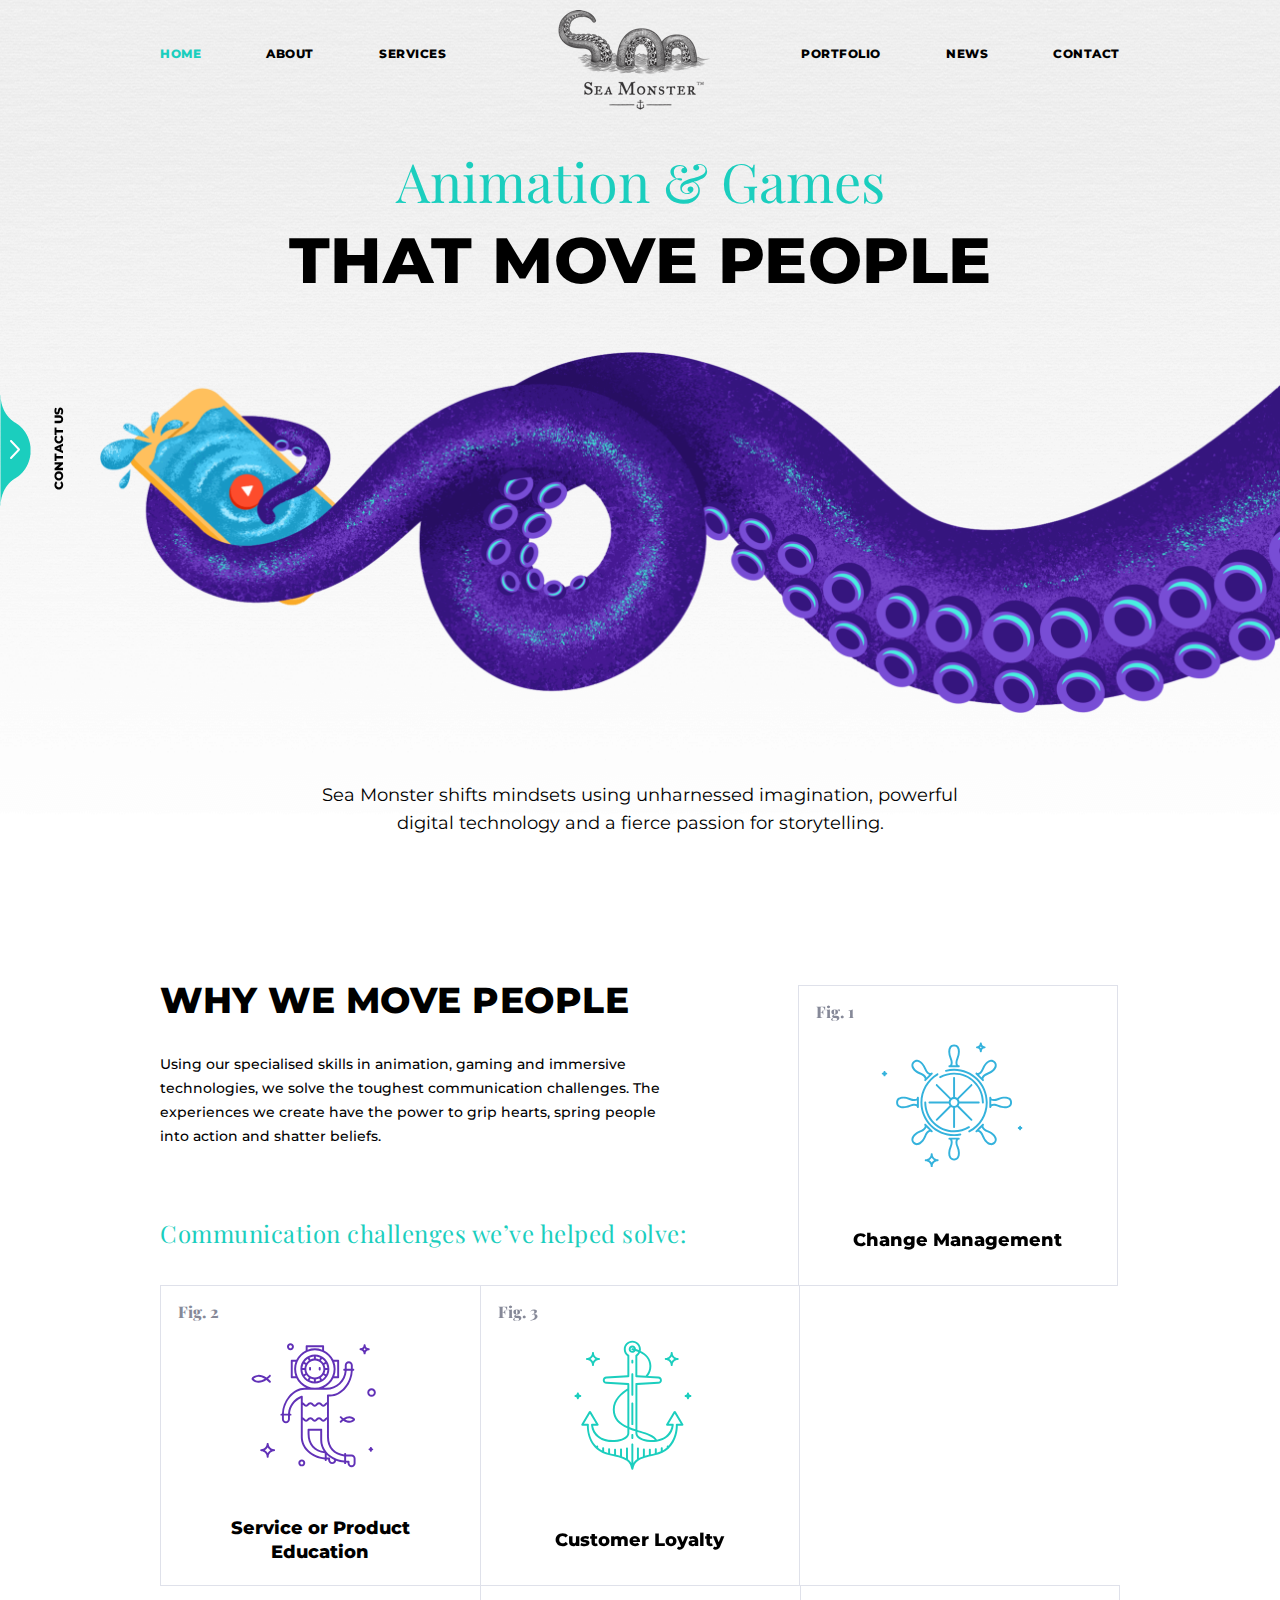
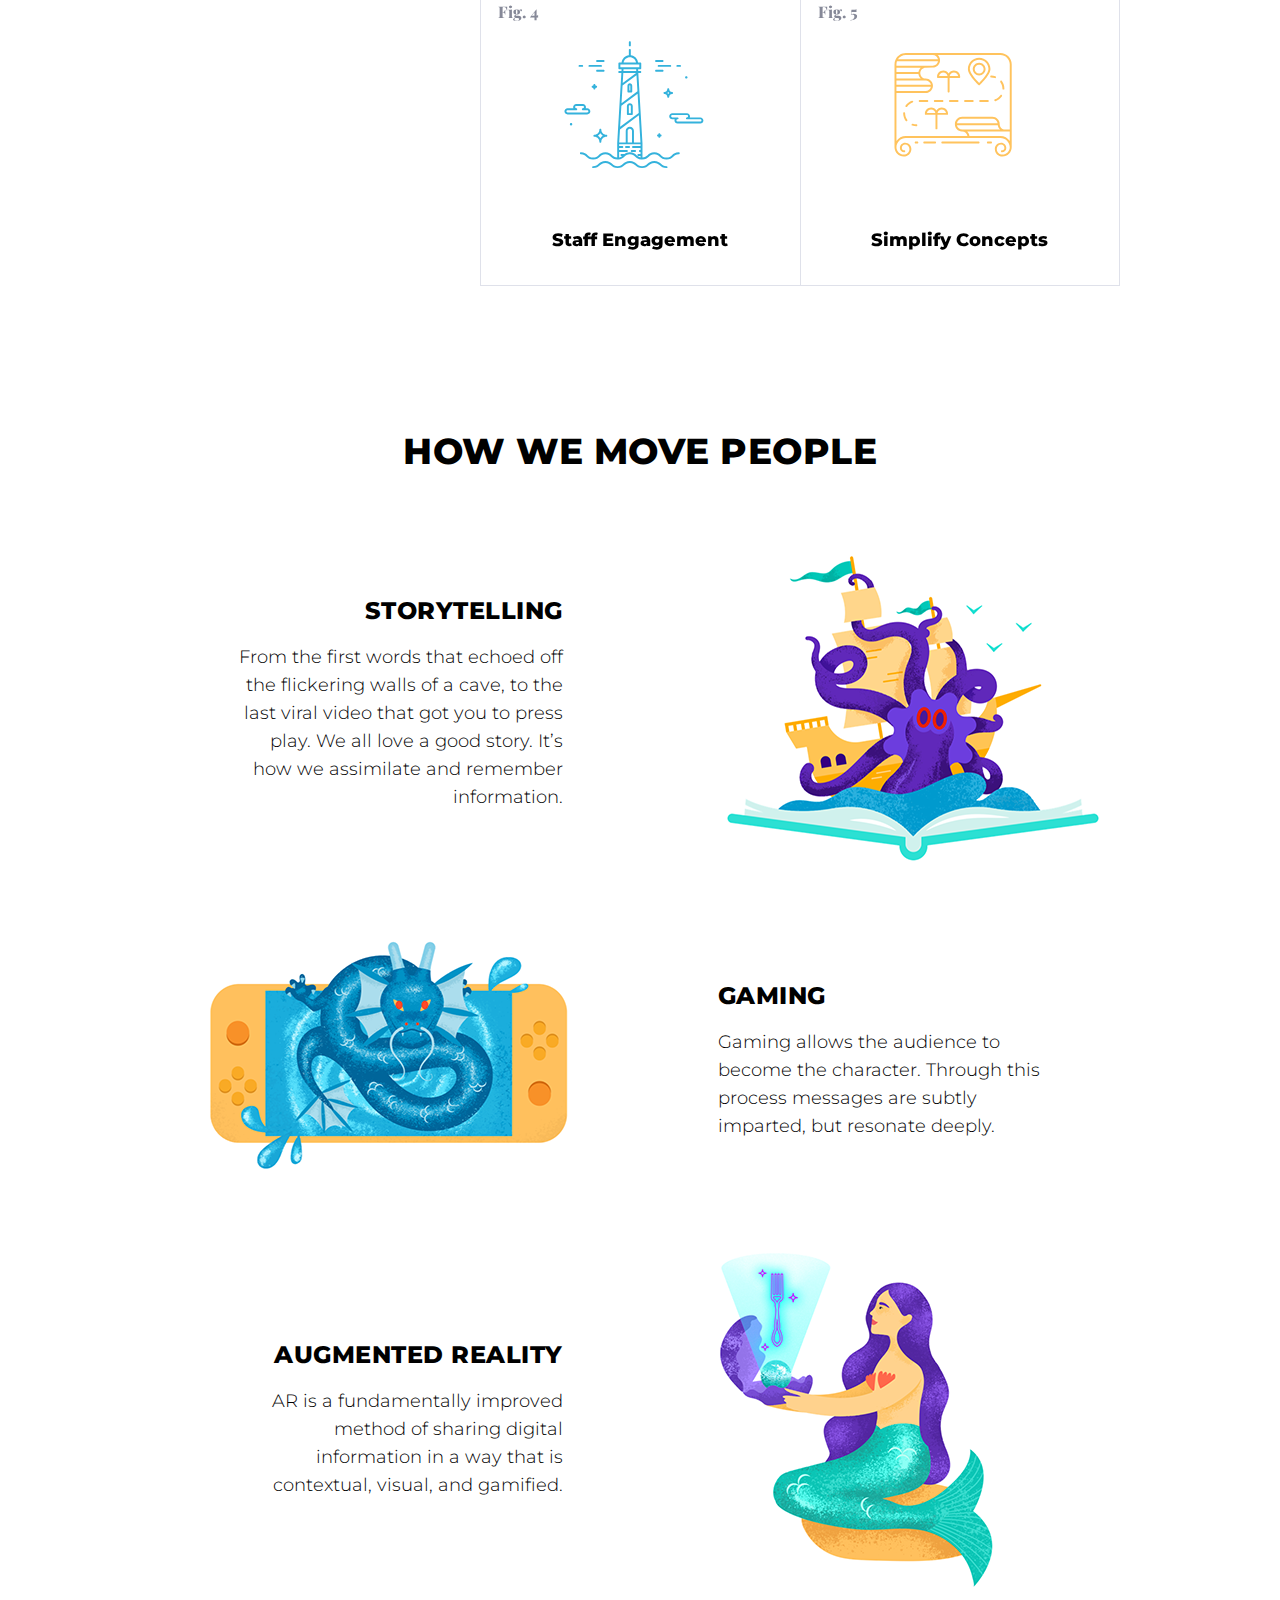
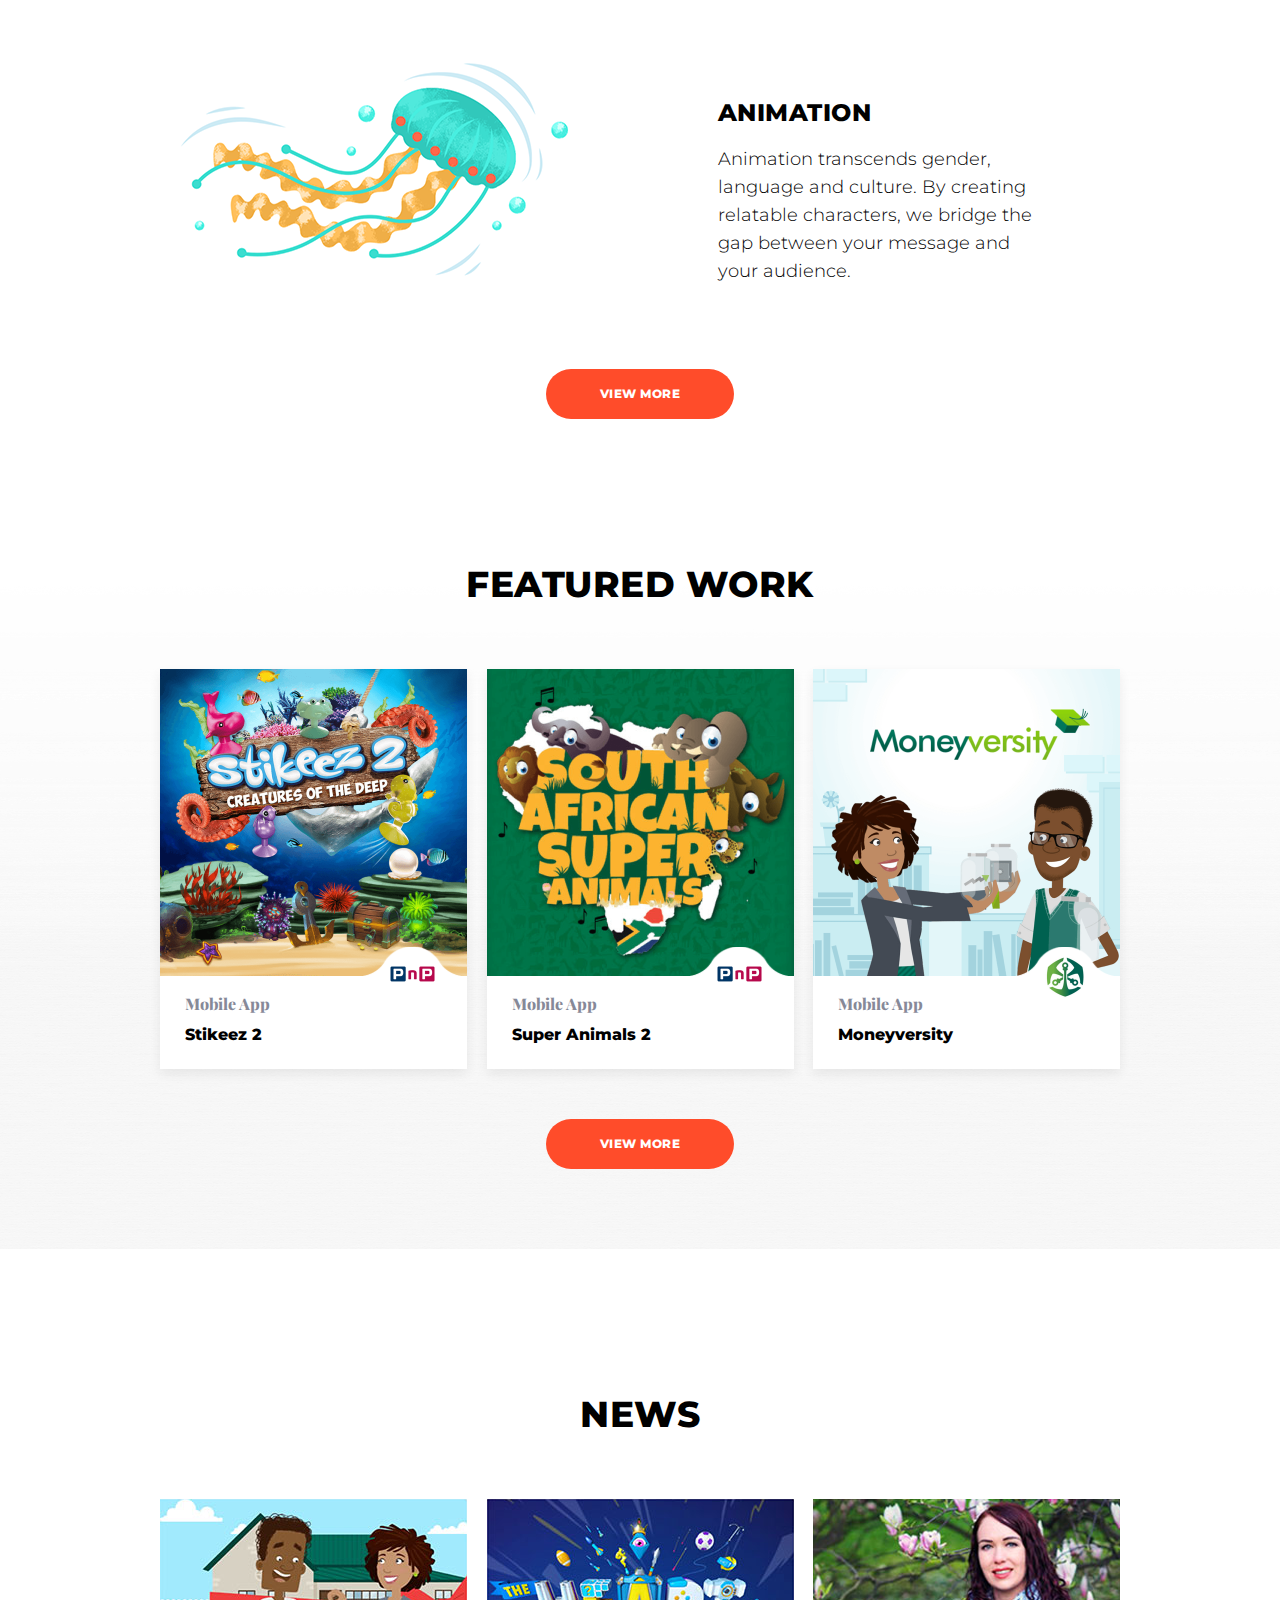
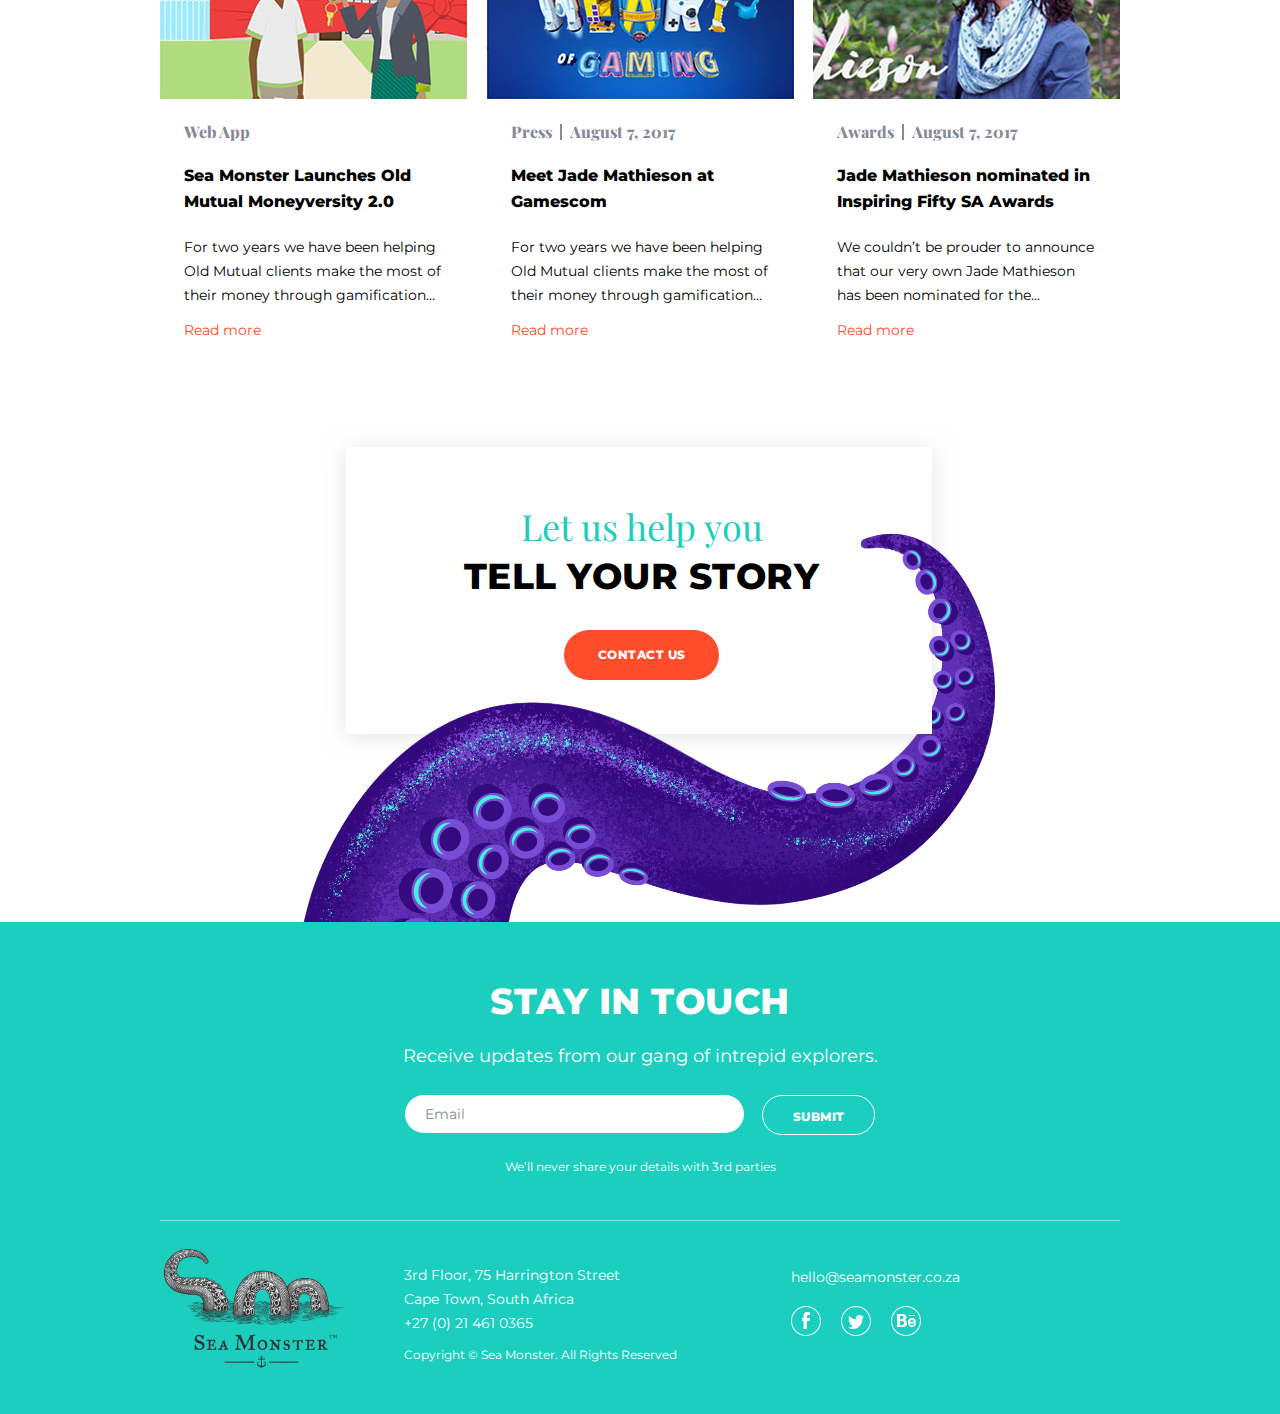
<file: index.html>
<!DOCTYPE html>
<html>

<head>
    <meta charset="utf-8">
    <meta name="viewport" content="width=device-width, minimum-scale=1.0, maximum-scale=1.0, initial-scale=1.0, user-scalable=no">
    <meta name="format-detection" content="telephone=no">
    <title> Sea Monster | Home </title>
    
    <link rel="icon" href="fav-icon@2x.png" type="image/png">
    <link href="https://fonts.googleapis.com/css?family=Montserrat:300,400,500,700,800|Playfair+Display:400,700" rel="stylesheet">
    <link type="text/css" rel="stylesheet" href="css/flexslider.css">
    <link type="text/css" rel="stylesheet" href="css/style.css">

    <script type="text/javascript" src="scripts/jquery-1.12.4.min.js"></script>
    <script type="text/javascript" src="scripts/jquery.flexslider.js"></script>
    <script type="text/javascript" src="scripts/jquery.slimscroll.min.js"></script>
    <script type="text/javascript" src="scripts/common-scripts.js"></script>

</head>

<body>
    <div class="main-wrap">
       <!-- Beginning Header Section 
        ========================= -->
        <header class="header-wrap">
            <div class="common-wrap clear">
               <div class="logo-wrap">
                   <div class="main-logo"><a href="index.html"><img src="images/seamonster-logo-black.png" alt=""></a></div>
                   <div class="phone-nav">
                       <img src="svgs/menu.svg" alt="">
                   </div>
               </div>
                <div class="main-nav">
                    <ul>
                        <li class="current-item"><a href="index.html">Home</a></li>
                        <li><a href="about-us.html">About</a></li>
                        <li><a href="service-page.html">Services</a></li>
                        <li><a href="portfolio-page.html">Portfolio</a></li>
                        <li><a href="news-landing.html">news</a></li>
                        <li><a href="contact-us.html">Contact</a></li>
                    </ul>
                </div>
            </div>
        </header>
        <!-- // End Header Section 
        ====================== -->
        
        <!-- Beginning Main Content Section 
        =============================== -->
        <sectoin class="main-content-section home-content">
           <div class="side-modal-wrap">
               <div class="rotate-contact-info">
                    <div class="icon-left"><img src="images/blurb-contact-us.png" alt="#"></div>
                    <em>Contact us</em>
                </div>
            </div>
            <section class="hero-section" style="background-image: url(images/texture-gradient.png)">
                <div class="title-text">
                    <h2>Animation &amp; Games</h2>
                    <h1>That move people</h1>
                </div>
                <div class="hero-thumb">
                    <img src="images/landing-page-header-Image.png" alt="">
                </div>
                <div class="hero-text">
                   <p>Sea Monster shifts mindsets using unharnessed imagination, powerful digital technology and a fierce passion for storytelling.</p>
                </div>
            </section>
            <section class="why-we-move-section">
                <div class="common-wrap clear">
                    <div class="content-item-wrap">
                        <div class="left-text">
                            <h3>Why We Move People</h3>
                            <p>Using our specialised skills in animation, gaming and immersive technologies, we solve the toughest communication challenges. The experiences we create have the power to grip hearts, spring people into action and shatter beliefs. </p>
                        </div>
                         <div class="content-row-wrap">
                            <h4>Communication challenges we’ve helped solve:</h4>
                             <div class="content-row-info">
                                <div class="content-row">
                                    <div class="content-item">
                                       <dfn>Fig. 2</dfn>
                                        <figure><img src="svgs/diver.svg" alt=""></figure>
                                        <h6><span>Service or Product<br> Education</span></h6>
                                        <a href="#" class="overlay-text purple">
                                          <h6>Service or Product Education</h6>
                                           <p>We get people to truly understand with your brand offering through education, resonating characters and immersive stories.</p>
                                        </a>
                                    </div>
                                    <div class="content-item">
                                       <dfn>Fig. 3</dfn>
                                        <figure><img src="svgs/anchor.svg" alt=""></figure>
                                        <h6><span>Customer Loyalty</span></h6>
                                        <a href="#"  class="overlay-text turquoise">
                                          <h6>Customer Loyalty</h6>
                                           <p>We help you create real connections between your business and its audience. Loyalty earned has far more lifetime value than loyalty bought.</p>
                                        </a>
                                    </div>
                                    <div class="content-item">
                                       <dfn>Fig. 1</dfn>
                                        <figure><img src="svgs/stearing.svg" alt=""></figure>
                                        <h6><span>Change Management</span></h6>
                                         <a href="#"  class="overlay-text navy-blue">
                                           <h6>Change Management</h6>
                                           <p>When it’s time to train your teams on new systems we take a novel approach. We don’t focus on the ‘hows’ and ‘whats’, but rather on the ‘why’, getting everyone on board.</p>
                                        </a>
                                    </div>
                                </div>
                                <div class="content-row">
                                    <div class="content-item">
                                       <dfn>Fig. 4</dfn>
                                        <figure><img src="svgs/light%20house.svg" alt=""></figure>
                                        <h6><span>Staff  Engagement</span></h6>
                                        <a href="#"  class="overlay-text dark-blue">
                                          <h6>Staff  Engagement</h6>
                                           <p>We transform confusing and boring documents into engaging experiences that employees of all education levels and cultural backgrounds can relate to.</p>
                                        </a>
                                    </div>
                                    <div class="content-item">
                                       <dfn>Fig. 5</dfn>
                                        <figure><img src="svgs/treasure-map.svg" alt=""></figure>
                                        <h6><span>Simplify Concepts</span></h6>
                                        <a href="#"  class="overlay-text yellow">
                                           <h6>Simplify Concepts</h6>
                                           <p>With strategic thinking and creative skills we can package your concept into a simple, impactful experience that hits home.</p>
                                        </a>
                                    </div>
                                </div>
                             </div>
                        </div>
                    </div>
                </div>
            </section>
            <section class="content-item-section">
                <div class="common-wrap clear">
                   <H3>How We Move People</H3>
                    <div class="content-row-inner">
                        <div class="content-item-row">
                            <div class="content-coll-1">
                                <div class="item-thumb"><img src="images/row-item-1.png" alt=""></div>
                            </div>
                             <div class="content-coll-2">
                                <div class="item-text">
                                    <h4>Storytelling</h4>
                                    <p>From the first words that echoed off the flickering walls of a cave, to the last viral video that got you to press play. We all love a good story. It’s how we assimilate and remember information.</p>
                                </div>
                            </div>
                        </div>
                        <div class="content-item-row">
                            <div class="content-coll-1">
                                <div class="item-thumb"><img src="images/row-item-2.png" alt=""></div>
                            </div>
                             <div class="content-coll-2">
                                <div class="item-text">
                                    <h4>Gaming</h4>
                                    <p>Gaming allows the audience to become the character. Through this process messages are subtly imparted, but resonate deeply.</p>
                                </div>
                            </div>
                        </div>
                        <div class="content-item-row">
                           <div class="content-coll-1">
                                <div class="item-thumb"><img src="images/row-item-3.png" alt=""></div>
                            </div>
                             <div class="content-coll-2">
                                <div class="item-text">
                                    <h4>Augmented Reality</h4>
                                    <p>AR is a fundamentally improved method of sharing digital information in a way that is contextual, visual, and gamified.</p>
                                </div>
                            </div>
                        </div>
                        <div class="content-item-row">
                            <div class="content-coll-1">
                                <div class="item-thumb"><img src="images/row-item-4.png" alt=""></div>
                            </div>
                             <div class="content-coll-2">
                                <div class="item-text">
                                    <h4>Animation</h4>
                                    <p>Animation transcends gender, language and culture. By creating relatable characters, we bridge the gap between your message and your audience.</p>
                                </div>
                            </div>
                        </div>
                    </div>
                    <div class="button-link clear">
                        <a href="#" class="button-large-red">View More</a>
                    </div>
                </div>
            </section>
            <section class="features-details-section" style="background-image: url(images/texture-gradient-50-percent.png)">
                <div class="common-wrap clear">
                   <h3>Featured Work</h3>
                   <div class="features-item-wrap">
                       <a href="#" class="article-item">
                          <div class="article-thumb">
                              <figure><img src="images/projec-stikeez2@2x.png" alt=""></figure>
                              <div class="overlay-text">
                                  <p>Sea Monster partnered with Pick ‘n Pay to create an Mobile App for consumers to collect the 24 brand new Stikeez creatures  of the deep.</p>
                                  <span>Read more</span>
                              </div>
                               <div class="wave-bg-wrap">
                                  <figure><img src="images/logo-icn-pnp@2x.png" alt=""></figure>
                              </div>
                           </div>
                           <div class="article-text">
                               <span>Mobile App</span>
                               <dfn>Stikeez 2</dfn>
                           </div>
                       </a>
                       <a href="#" class="article-item">
                          <div class="article-thumb">
                              <figure><img src="images/project-super-animals2@2x.png" alt=""></figure>
                              <div class="overlay-text">
                                  <p>Following the enormous success of Super Animals Sea Monster created the all new 2nd mobile application that now features an exciting animal quiz.</p>
                                  <span>Read more</span>
                              </div>
                              <div class="wave-bg-wrap">
                                  <figure><img src="images/logo-icn-pnp@2x.png" alt=""></figure>
                              </div>
                           </div>
                           <div class="article-text">
                               <span>Mobile App</span>
                               <dfn>Super Animals 2</dfn>
                           </div>
                       </a>
                        <a href="#" class="article-item">
                          <div class="article-thumb">
                              <figure><img src="images/project-moneyversity@2x.png" alt=""></figure>
                              <div class="overlay-text">
                                  <p>An app that show users that education empowers them to conquer the fear of their own finances.</p>
                                  <span>Read more</span>
                              </div>
                               <div class="wave-bg-wrap">
                                  <figure><img src="images/logo-icn-oldmutual@2x.png" alt=""></figure>
                              </div>
                           </div>
                           <div class="article-text">
                               <span>Mobile App</span>
                               <dfn>Moneyversity</dfn>
                           </div>
                       </a>
                   </div>
                   <div class="button-link clear">
                        <a href="#" class="button-large-red">View More</a>
                    </div>
                </div>
            </section>
            <section class="news-details-section">
                <div class="common-wrap clear">
                   <h3>News</h3>
                   <div class="news-details-wrap">
                       <div class="article-item">
                          <div class="article-thumb">
                              <figure><img src="images/news-item-thumb1.png" alt=""></figure>
                           </div>
                           <div class="news-short-text">
                             <span>Web App</span>
                               <dfn>Sea Monster Launches Old Mutual Moneyversity 2.0</dfn>
                              <p>For two years we have been helping Old Mutual clients make the most of their money through gamification…</p>
                              <a href="#">Read more</a>
                            </div>
                       </div>
                       <div class="article-item">
                          <div class="article-thumb">
                              <figure><img src="images/news-item-thumb2.png" alt=""></figure>
                           </div>
                           <div class="news-short-text">
                              <span>Press</span><span> August 7, 2017</span>
                               <dfn>Meet Jade Mathieson at Gamescom</dfn>
                              <p>For two years we have been helping Old Mutual clients make the most of their money through gamification…</p>
                              <a href="#">Read more</a>
                            </div>
                       </div>
                       <div class="article-item">
                          <div class="article-thumb">
                              <figure><img src="images/news-item-thumb3.png" alt=""></figure>
                           </div>
                           <div class="news-short-text">
                              <span>Awards</span>
                               <span>August 7, 2017</span>
                               <dfn>Jade Mathieson nominated in Inspiring Fifty SA Awards</dfn>
                              <p>We couldn’t be prouder to announce that our very own Jade Mathieson has been nominated for the...</p>
                              <a href="#">Read more</a>
                            </div>
                       </div>
                   </div>
                </div>
                
            </section>
            <section class="let-us-help-section">
                <div class="common-wrap clear">
                    <div class="let-us-design-bg">
                        <img src="images/footer-tentacle-card.png" alt="">
                        <div class="let-us-text clear">
                            <span>Let us help you</span>
                            <h3>tell your story</h3>
                            <a href="contact-us.html" class="button-large-red">Contact us</a>
                        </div>
                    
                    </div>
                </div>
            </section>
        </sectoin>
        
        <div class="contact-modal-wrap" id="contact-modal-wrap">
           <div class="contact-modal-info">
                <div class="modal-inner clear">
                    <div class="link-info">
                        <h6>CONTACT US</h6>
                        <a href="tel:+27(0)214610365">+27 (0) 21 461 0365</a><br>
                        <a href="mailto:hello@seamonster.co.za">hello@seamonster.co.za</a>
                    </div>
                    <div class="form-wrap">
                        <h3>send a MESSAGE</h3>
                        <div class="form-info">
                            <form action="#" method="post">
                                <div class="form-row">
                                    <input type="text" value="Ronnie Bester">
                                </div>
                                <div class="form-row error">
                                    <input type="text" value="Email">
                                    <dfn>Enter email address</dfn>
                                </div>
                                <div class="form-row">
                                    <input type="text" value="Phone">
                                </div>
                                <div class="form-row">
                                   <textarea>Message</textarea>
                                </div>
                                <div class="form-row submit">
                                    <input type="submit" value="Submit" class="sub-btn-transparent">
                                </div>
                            </form>
                        </div>
                    </div>
                    <div class="social-wrap">
                        <h6>FOLLOW US</h6>
                        <div class="social-info">
                            <a href="#"><img src="svgs/social-facebook-white.svg" alt=""class="static-icon"><img src="svgs/social-facebook-white-solid.svg" alt="" class="hover-icon"></a>
                            <a href="#"><img src="svgs/social-twitter-white.svg" alt="" class="static-icon"><img src="svgs/social-twitter-white-solid.svg" alt="" class="hover-icon"></a>
                            <a href="#"><img src="svgs/social-behance-white.svg" alt="" class="static-icon"><img src="svgs/social-behance-white-solid.svg" alt="" class="hover-icon"></a>
                        </div>
                    </div>
                </div> 
                <div class="modal-close-wrap" id="modal-close-wrap">
                   <figure>
                       <img src="images/blurb-contact-us.png" alt="#">
                        <!--<svg version="1.1" id="Layer_1" xmlns="http://www.w3.org/2000/svg" xmlns:xlink="http://www.w3.org/1999/xlink" x="0px" y="0px"
                             width="30px" height="110px" viewBox="0 0 30 110" enable-background="new 0 0 30 110" xml:space="preserve">
                        <path fill="#1bcebe" d="M0,110.167c0-11.236,5.421-21.912,14.663-27.412C23.815,77.308,30,66.919,30,55.001
                            c0-11.921-6.185-22.308-15.337-27.755C5.421,21.747,0,11.07,0-0.167V110.167z"/>
                        </svg>-->
                    </figure>
                    <div class="close-icon"><img src="svgs/close.svg" alt=""></div>
                </div>
            </div>
        </div>
        <!-- // End Main Content Section 
        ============================ -->
        
        <!-- Beginning Footer Section 
        ============================ -->
        <seciton class="footer-section">
            <div class="common-wrap clear">
                <div class="footer-top-wrap">
                    <h3>Stay In Touch</h3>
                    <p>Receive updates from our gang of intrepid explorers.</p>
                    <div class="form-wrap">
                        <div class="form-deals">
                            <form action="#" method="post">
                               <div class="form-row error">
                                    <input type="text" value="Email">
                                    <dfn>Enter email address</dfn>
                               </div>
                               <div class="form-row">
                                    <input type="submit" value="Submit" class="sub-btn-transparent">
                               </div>
                                <span>We’ll never share your details with 3rd parties</span>
                            </form>
                        </div>
                    </div>
                </div>
                <div class="footer-lower">
                    <div class="footer-logo"><a href="index.html"><img src="images/seamonster-logo-black@2x.png" alt=""></a></div>
                    <div class="address-wrap">
                        <address>3rd Floor, 75 Harrington Street<br>
                            Cape Town, South Africa
                            <a href="tel:+27(0)214610365">+27 (0) 21 461 0365</a></address>
                            <div class="copyright">Copyright © Sea Monster. All Rights Reserved</div>
                    </div>
                    <div class="social-wrap">
                        <a href="mailto:hello@seamonster.co.za">hello@seamonster.co.za</a>
                        <div class="social-info">
                            <a href="#"><img src="svgs/social-facebook-white.svg" alt=""class="static-icon"><img src="svgs/social-facebook-white-solid.svg" alt="" class="hover-icon"></a>
                            <a href="#"><img src="svgs/social-twitter-white.svg" alt="" class="static-icon"><img src="svgs/social-twitter-white-solid.svg" alt="" class="hover-icon"></a>
                            <a href="#"><img src="svgs/social-behance-white.svg" alt="" class="static-icon"><img src="svgs/social-behance-white-solid.svg" alt="" class="hover-icon"></a>
                        </div>
                    </div>
                </div>
            </div>
        </seciton>
        
        <!-- // End Footer Section 
        ============================ -->
        
    </div>

</body>

</html>
</file>
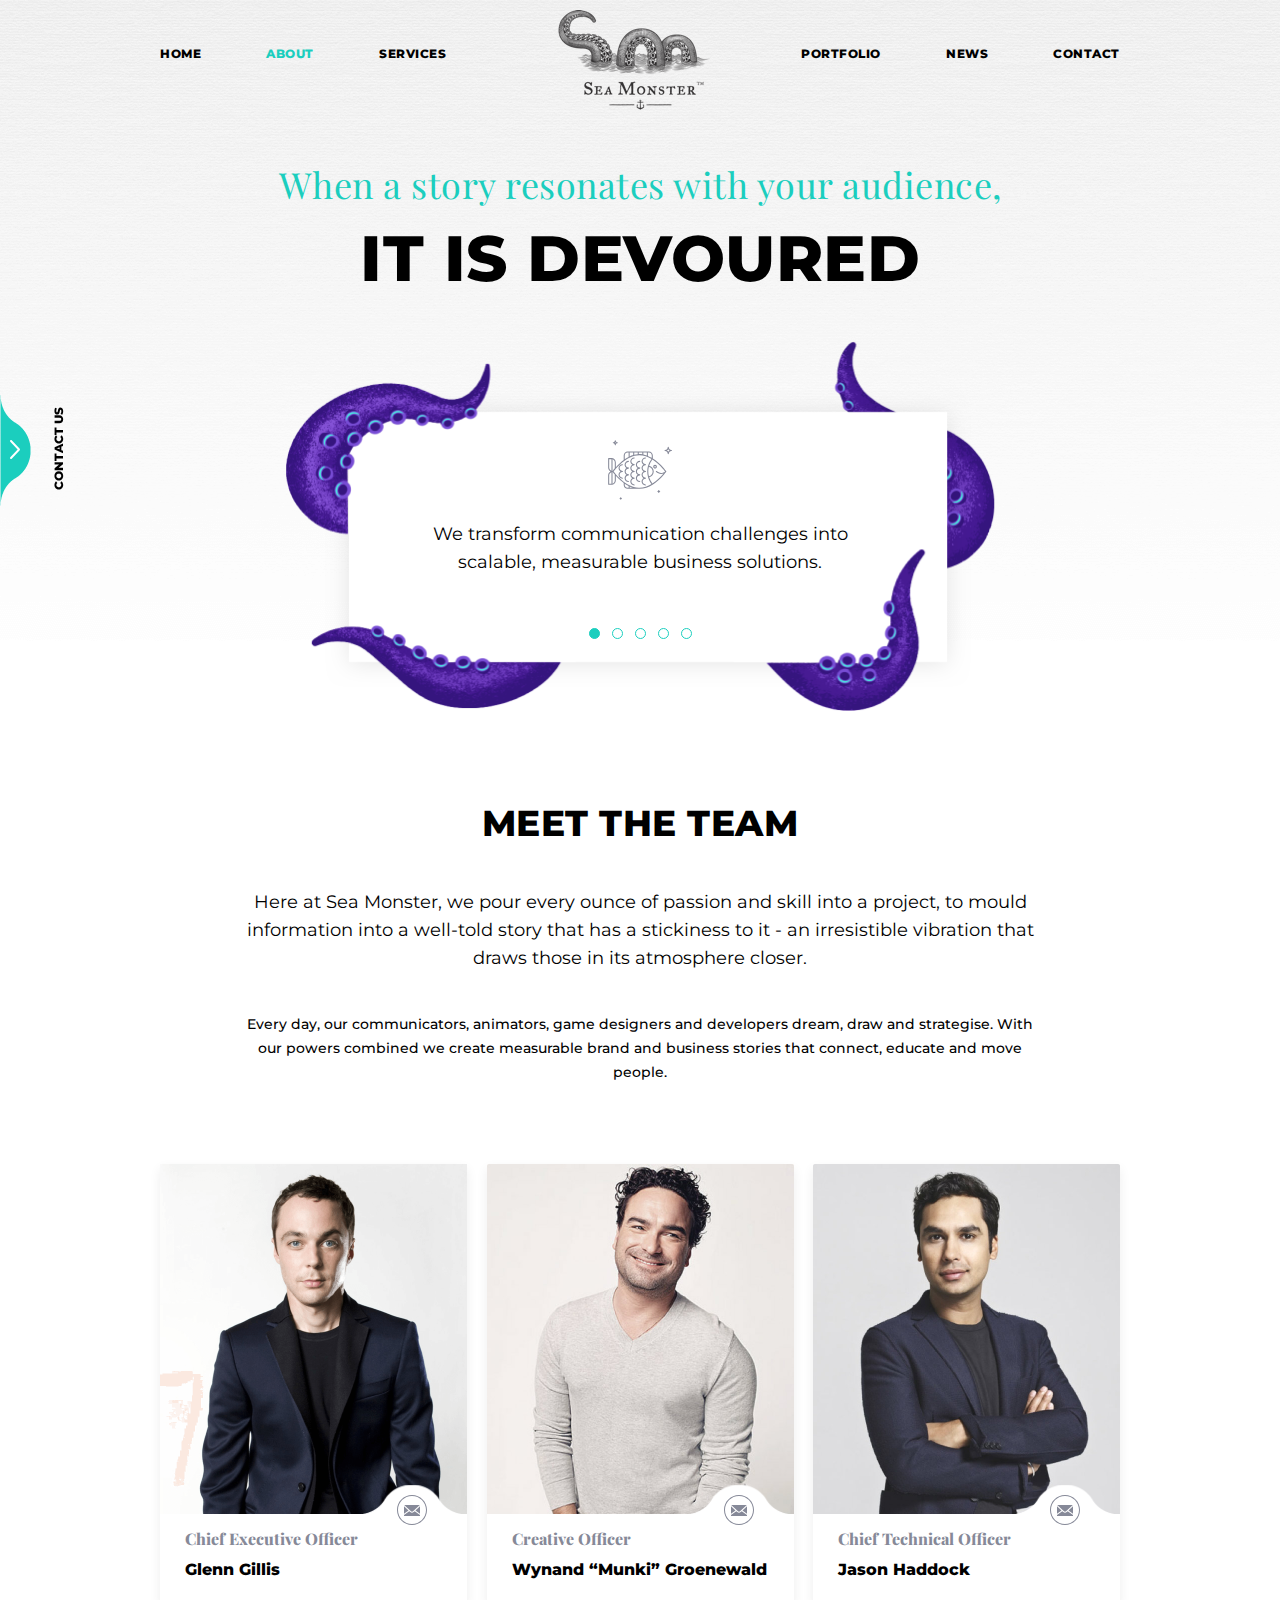
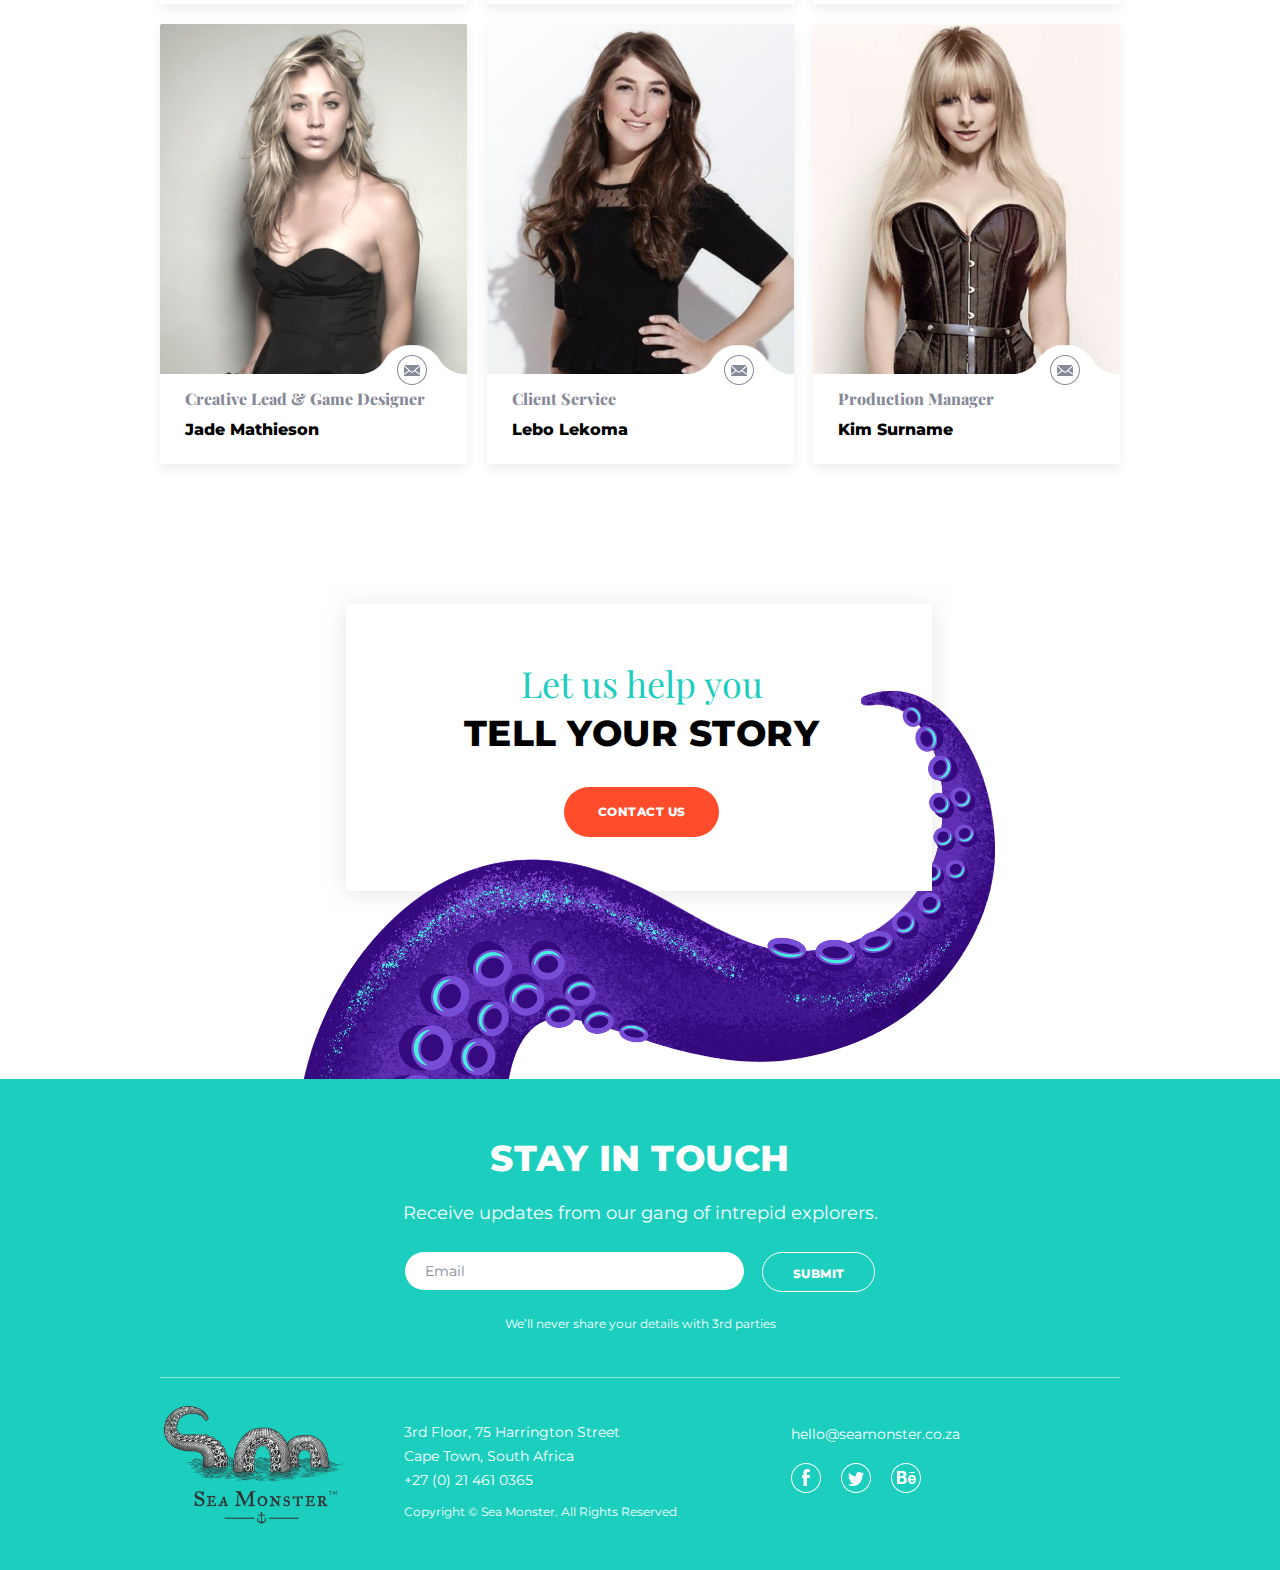
<file: about-us.html>
<!DOCTYPE html>
<html>

<head>
    <meta charset="utf-8">
    <meta name="viewport" content="width=device-width, minimum-scale=1.0, maximum-scale=1.0, initial-scale=1.0, user-scalable=no">
    <meta name="format-detection" content="telephone=no">
    <title> Sea Monster | About Us </title>
    
    <link rel="icon" href="fav-icon@2x.png" type="image/png">
    <link href="https://fonts.googleapis.com/css?family=Montserrat:300,400,500,700,800|Playfair+Display:400,700" rel="stylesheet">
    <link type="text/css" rel="stylesheet" href="css/flexslider.css">
    <link type="text/css" rel="stylesheet" href="css/style.css">

    <script type="text/javascript" src="scripts/jquery-1.12.4.min.js"></script>
    <script type="text/javascript" src="scripts/jquery.flexslider.js"></script>
    <script type="text/javascript" src="scripts/jquery.slimscroll.min.js"></script>
    <script type="text/javascript" src="scripts/common-scripts.js"></script>

</head>

<body>
    <div class="main-wrap">
       <!-- Beginning Header Section 
        ========================= -->
        <header class="header-wrap">
            <div class="common-wrap clear">
               <div class="logo-wrap">
                   <div class="main-logo"><a href="index.html"><img src="images/seamonster-logo-black.png" alt=""></a></div>
                   <div class="phone-nav">
                       <img src="svgs/menu.svg" alt="">
                   </div>
               </div>
                <div class="main-nav">
                    <ul>
                        <li><a href="index.html">Home</a></li>
                        <li class="current-item"><a href="about-us.html">About</a></li>
                        <li><a href="service-page.html">Services</a></li>
                        <li><a href="portfolio-page.html">Portfolio</a></li>
                        <li><a href="#">news</a></li>
                        <li><a href="contact-us.html">Contact</a></li>
                    </ul>
                </div>
            </div>
        </header>
        <!-- // End Header Section 
        ====================== -->
        
        <!-- Beginning Main Content Section 
        =============================== -->
        <sectoin class="main-content-section about-content">
           <div class="side-modal-wrap">
               <div class="rotate-contact-info">
                    <div class="icon-left"><img src="images/blurb-contact-us.png" alt="#"></div>
                    <em>Contact us</em>
                </div>
            </div>
            <section class="hero-section" style="background-image: url(images/texture-gradient.png)">
                <div class="title-text">
                    <h3>When a story resonates with your audience,</h3>
                    <h1>it is devoured</h1>
                </div>
                <div class="hero-slider-details-wrap">
                    <div class="hero-slider-info " style="background-image: url(images/about-tentacle-card.png)">
                            <div class="slider-wrap flexslider">
                                <ul class="slides">
                                    <li class="slide">
                                        <div class="slider-content">
                                           <figure><img src="svgs/fish.svg" alt=""></figure>
                                            <p>We transform communication challenges into scalable, measurable business solutions.</p>
                                        </div>
                                    </li>
                                    <li class="slide">
                                        <div class="slider-content">
                                           <figure><img src="svgs/whale.svg" alt=""></figure>
                                            <p>We help clients build trust in their brands and services through impactful education.</p>
                                        </div>
                                    </li>
                                    <li class="slide">
                                        <div class="slider-content">
                                           <figure><img src="svgs/coral.svg" alt=""></figure>
                                            <p>We offer memorable ways to tell complex stories.</p>
                                        </div>
                                    </li>
                                    <li class="slide">
                                        <div class="slider-content">
                                           <figure><img src="svgs/squid.svg" alt=""></figure>
                                            <p>We build narratives that get employees to engage with information.</p>
                                        </div>
                                    </li>
                                    <li class="slide">
                                        <div class="slider-content">
                                           <figure><img src="svgs/yellyfish.svg" alt=""></figure>
                                            <p>We shift organisations forward with experiences and content that people connect with.</p>
                                        </div>
                                    </li>
                                </ul>
                            </div>
                        </div>
                 </div>
            </section>
            <section class="team-details-section">
                <div class="common-wrap clear">
                    <div class="title-inner-info clear">
                        <h3>Meet the Team</h3>
                        <div class="lead-text">Here at Sea Monster, we pour every ounce of passion and skill into a project, to mould information into a well-told story that has a stickiness to it - an irresistible vibration that draws those in its atmosphere closer.</div>
                        <p>Every day, our communicators, animators, game designers and developers dream, draw and strategise.  With our powers combined we create measurable brand and business stories that connect, educate and move people.</p>
                    </div>
                    <div class="team-item-wrap">
                        <a href="#" class="article-item">
                          <div class="article-thumb">
                              <figure><img src="images/profile-placeholder@2x.png" alt=""></figure>
                              <div class="overlay-text">
                                  <p>Glenn has a Business Science degree from UCT and has been a senior executive, consultant and entrepreneur with growing, knowledge intensive businesses for over 20 years. He is also the co-founder and chair of Relate, a social trust that has provided R25m worth of employment opportunities and donations.</p>
                              </div>
                              <div class="wave-bg-wrap">
                                  <figure><img src="svgs/social-mail.svg" alt="" class="static-icon"><img src="svgs/social-mail-red-hover.svg" alt="" class="hover-icon"></figure>
                              </div>
                           </div>
                           <div class="article-text">
                               <span>Chief Executive Officer</span>
                               <dfn>Glenn Gillis</dfn>
                           </div>
                       </a>
                        <a href="#" class="article-item">
                          <div class="article-thumb">
                              <figure><img src="images/profile-placeholder2@2x.jpg" alt=""></figure>
                              <div class="overlay-text">
                                  <p>After studying animation, Munki helped develop 104 episodes of SA’s first 2D animated series, Urbo: The Adventures of Pax Afrika, for SABC. He co-founded Sea Monster in 2011, which allowed him to combine his experience in animation with his life-long love for games and tech.</p>
                              </div>
                              <div class="wave-bg-wrap">
                                  <figure><img src="svgs/social-mail.svg" alt="" class="static-icon"><img src="svgs/social-mail-red-hover.svg" alt="" class="hover-icon"></figure>
                              </div>
                           </div>
                           <div class="article-text">
                               <span>Creative Officer</span>
                               <dfn>Wynand “Munki” Groenewald</dfn>
                           </div>
                       </a>
                        <a href="#" class="article-item">
                          <div class="article-thumb">
                              <figure><img src="images/profile-placeholder3@2x.jpg" alt=""></figure>
                              <div class="overlay-text">
                                  <p>Jason has over 20 years of experience in the IT industry, having worked across a number of industries, including financial services, retail, manufacturing, publishing, and petrochemicals. Jason has a master’s degree in innovation, is a TOGAF certified enterprise architect, and a certified SOA architect.</p>
                              </div>
                              <div class="wave-bg-wrap">
                                  <figure><img src="svgs/social-mail.svg" alt="" class="static-icon"><img src="svgs/social-mail-red-hover.svg" alt="" class="hover-icon"></figure>
                              </div>
                           </div>
                           <div class="article-text">
                               <span>Chief Technical Officer</span>
                               <dfn>Jason Haddock</dfn>
                           </div>
                       </a>
                        <a href="#" class="article-item">
                          <div class="article-thumb">
                              <figure><img src="images/profile-placeholder4@2x.jpg" alt=""></figure>
                              <div class="overlay-text">
                                  <p>Glenn has a Business Science degree from UCT and has been a senior executive, consultant and entrepreneur with growing, knowledge intensive businesses for over 20 years. He is also the co-founder and chair of Relate, a social trust that has provided R25m worth of employment opportunities and donations.</p>
                              </div>
                               <div class="wave-bg-wrap">
                                  <figure><img src="svgs/social-mail.svg" alt="" class="static-icon"><img src="svgs/social-mail-red-hover.svg" alt="" class="hover-icon"></figure>
                              </div>
                           </div>
                           <div class="article-text">
                               <span>Creative Lead &amp; Game Designer</span>
                               <dfn>Jade Mathieson</dfn>
                           </div>
                       </a>
                        <a href="#" class="article-item">
                          <div class="article-thumb">
                              <figure><img src="images/profile-placeholder5@2x.jpg" alt=""></figure>
                              <div class="overlay-text">
                                  <p>Glenn has a Business Science degree from UCT and has been a senior executive, consultant and entrepreneur with growing, knowledge intensive businesses for over 20 years. He is also the co-founder and chair of Relate, a social trust that has provided R25m worth of employment opportunities and donations.</p>
                              </div>
                               <div class="wave-bg-wrap">
                                  <figure><img src="svgs/social-mail.svg" alt="" class="static-icon"><img src="svgs/social-mail-red-hover.svg" alt="" class="hover-icon"></figure>
                              </div>
                           </div>
                           <div class="article-text">
                               <span>Client Service</span>
                               <dfn>Lebo Lekoma</dfn>
                           </div>
                       </a>
                        <a href="#" class="article-item">
                          <div class="article-thumb">
                              <figure><img src="images/profile-placeholder6@2x.jpg" alt=""></figure>
                              <div class="overlay-text">
                                  <p>Glenn has a Business Science degree from UCT and has been a senior executive, consultant and entrepreneur with growing, knowledge intensive businesses for over 20 years. He is also the co-founder and chair of Relate, a social trust that has provided R25m worth of employment opportunities and donations.</p>
                              </div>
                               <div class="wave-bg-wrap">
                                  <figure><img src="svgs/social-mail.svg" alt="" class="static-icon"><img src="svgs/social-mail-red-hover.svg" alt="" class="hover-icon"></figure>
                              </div>
                           </div>
                           <div class="article-text">
                               <span>Production Manager</span>
                               <dfn>Kim Surname</dfn>
                           </div>
                       </a>
                    </div>
                </div>
            </section>
            <section class="let-us-help-section">
                <div class="common-wrap clear">
                    <div class="let-us-design-bg">
                        <img src="images/footer-tentacle-card.png" alt="">
                        <div class="let-us-text clear">
                            <span>Let us help you</span>
                            <h3>tell your story</h3>
                            <a href="contact-us.html" class="button-large-red">Contact us</a>
                        </div>
                    
                    </div>
                </div>
            </section>
        </sectoin>
                
        <div class="contact-modal-wrap" id="contact-modal-wrap">
           <div class="contact-modal-info">
                <div class="modal-inner clear">
                    <div class="link-info">
                        <h6>CONTACT US</h6>
                        <a href="tel:+27(0)214610365">+27 (0) 21 461 0365</a><br>
                        <a href="mailto:hello@seamonster.co.za">hello@seamonster.co.za</a>
                    </div>
                    <div class="form-wrap">
                        <h3>send a MESSAGE</h3>
                        <div class="form-info">
                            <form action="#" method="post">
                                <div class="form-row">
                                    <input type="text" value="Ronnie Bester">
                                </div>
                                <div class="form-row error">
                                    <input type="text" value="Email">
                                    <dfn>Enter email address</dfn>
                                </div>
                                <div class="form-row">
                                    <input type="text" value="Phone">
                                </div>
                                <div class="form-row">
                                   <textarea>Message</textarea>
                                </div>
                                <div class="form-row submit">
                                    <input type="submit" value="Submit" class="sub-btn-transparent">
                                </div>
                            </form>
                        </div>
                    </div>
                    <div class="social-wrap">
                        <h6>FOLLOW US</h6>
                        <div class="social-info">
                            <a href="#"><img src="svgs/social-facebook-white.svg" alt=""class="static-icon"><img src="svgs/social-facebook-white-solid.svg" alt="" class="hover-icon"></a>
                            <a href="#"><img src="svgs/social-twitter-white.svg" alt="" class="static-icon"><img src="svgs/social-twitter-white-solid.svg" alt="" class="hover-icon"></a>
                            <a href="#"><img src="svgs/social-behance-white.svg" alt="" class="static-icon"><img src="svgs/social-behance-white-solid.svg" alt="" class="hover-icon"></a>
                        </div>
                    </div>
                </div> 
                <div class="modal-close-wrap" id="modal-close-wrap">
                   <figure>
                       <img src="images/blurb-contact-us.png" alt="#">
                        <!--<svg version="1.1" id="Layer_1" xmlns="http://www.w3.org/2000/svg" xmlns:xlink="http://www.w3.org/1999/xlink" x="0px" y="0px"
                             width="30px" height="110px" viewBox="0 0 30 110" enable-background="new 0 0 30 110" xml:space="preserve">
                        <path fill="#1bcebe" d="M0,110.167c0-11.236,5.421-21.912,14.663-27.412C23.815,77.308,30,66.919,30,55.001
                            c0-11.921-6.185-22.308-15.337-27.755C5.421,21.747,0,11.07,0-0.167V110.167z"/>
                        </svg>-->
                    </figure>
                    <div class="close-icon"><img src="svgs/close.svg" alt=""></div>
                </div>
            </div>
        </div>
        <!-- // End Main Content Section 
        ============================ -->
        
        <!-- Beginning Footer Section 
        ============================ -->
        <seciton class="footer-section">
            <div class="common-wrap clear">
                <div class="footer-top-wrap">
                    <h3>Stay In Touch</h3>
                    <p>Receive updates from our gang of intrepid explorers.</p>
                    <div class="form-wrap">
                        <div class="form-deals">
                            <form action="#" method="post">
                               <div class="form-row error">
                                    <input type="text" value="Email">
                                    <dfn>Enter email address</dfn>
                               </div>
                               <div class="form-row">
                                    <input type="submit" value="Submit" class="sub-btn-transparent">
                               </div>
                                <span>We’ll never share your details with 3rd parties</span>
                            </form>
                        </div>
                    </div>
                </div>
                <div class="footer-lower">
                    <div class="footer-logo"><a href="index.html"><img src="images/seamonster-logo-black@2x.png" alt=""></a></div>
                    <div class="address-wrap">
                        <address>3rd Floor, 75 Harrington Street<br>
                            Cape Town, South Africa
                            <a href="tel:+27(0)214610365">+27 (0) 21 461 0365</a></address>
                            <div class="copyright">Copyright © Sea Monster. All Rights Reserved</div>
                    </div>
                    <div class="social-wrap">
                        <a href="mailto:hello@seamonster.co.za">hello@seamonster.co.za</a>
                        <div class="social-info">
                            <a href="#"><img src="svgs/social-facebook-white.svg" alt=""class="static-icon"><img src="svgs/social-facebook-white-solid.svg" alt="" class="hover-icon"></a>
                            <a href="#"><img src="svgs/social-twitter-white.svg" alt="" class="static-icon"><img src="svgs/social-twitter-white-solid.svg" alt="" class="hover-icon"></a>
                            <a href="#"><img src="svgs/social-behance-white.svg" alt="" class="static-icon"><img src="svgs/social-behance-white-solid.svg" alt="" class="hover-icon"></a>
                        </div>
                    </div>
                </div>
            </div>
        </seciton>
        
        <!-- // End Footer Section 
        ============================ -->
        
        
    </div>

</body>

</html>
</file>
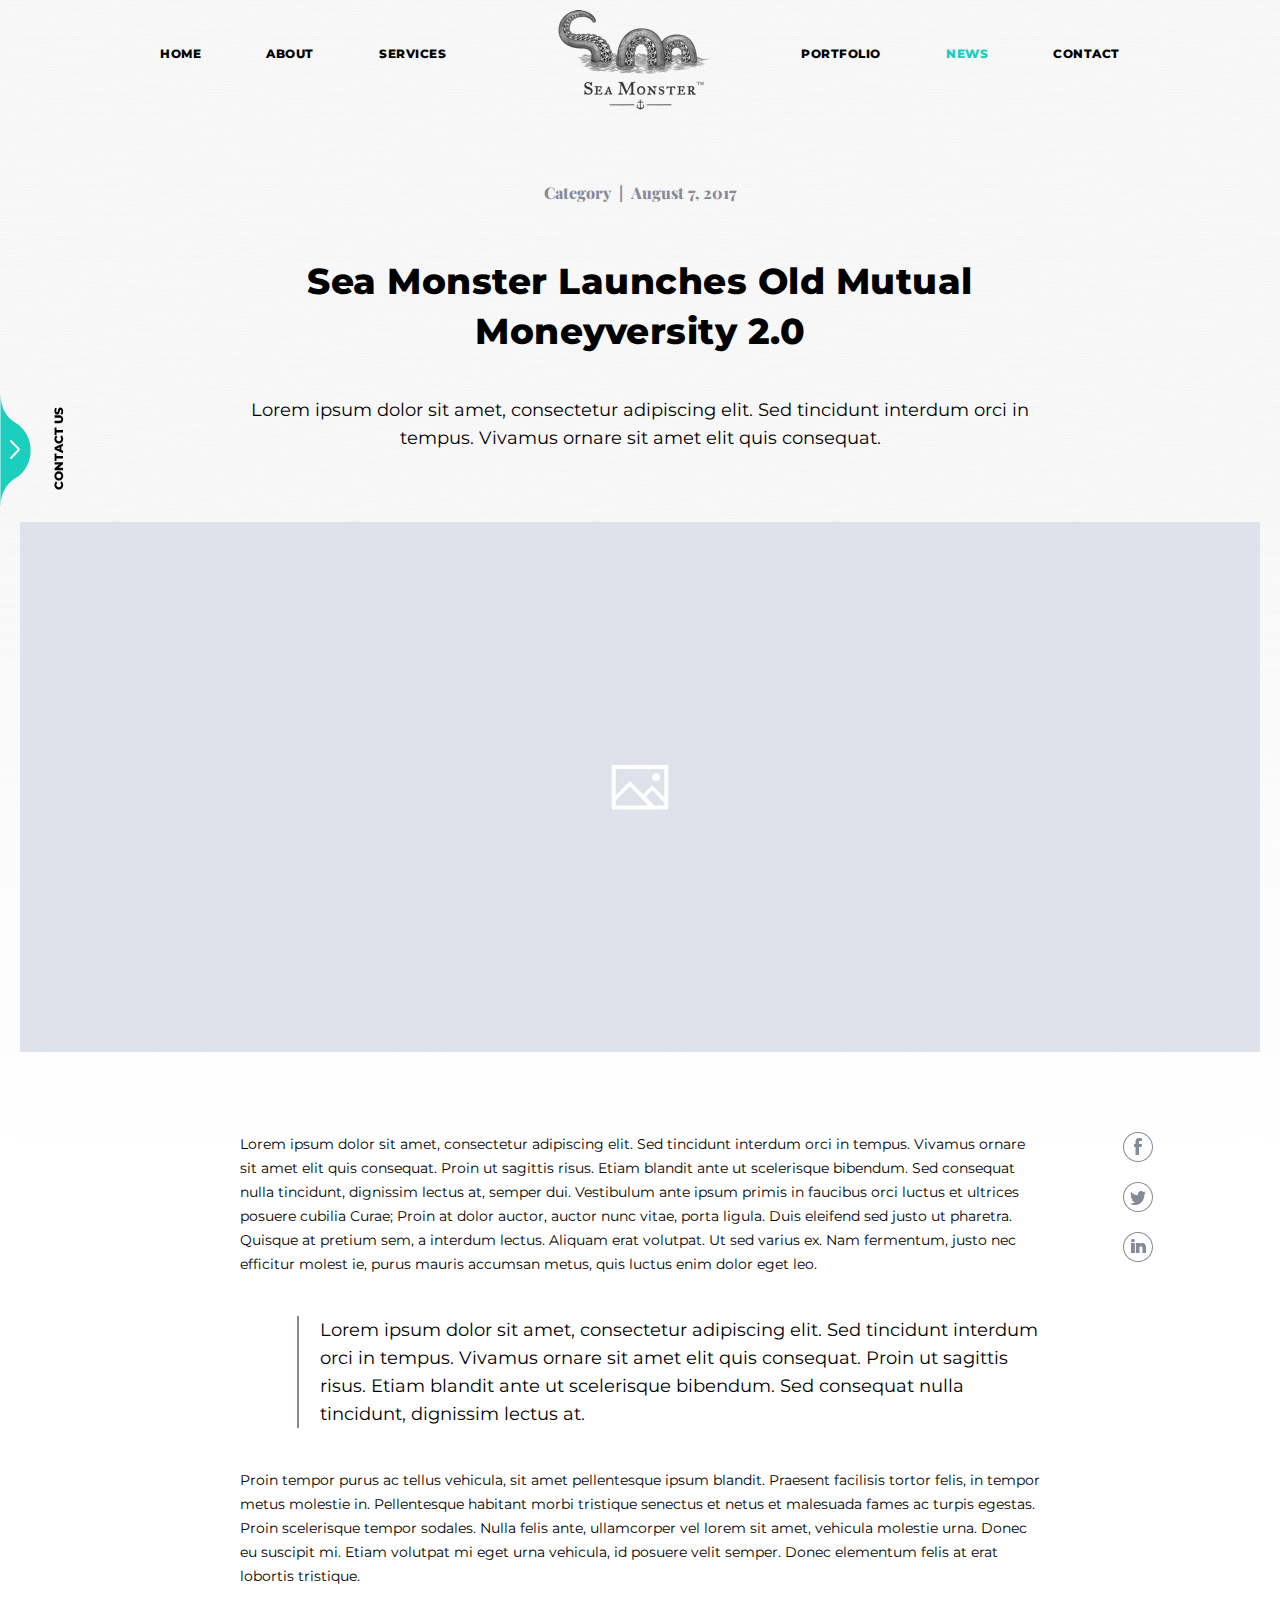
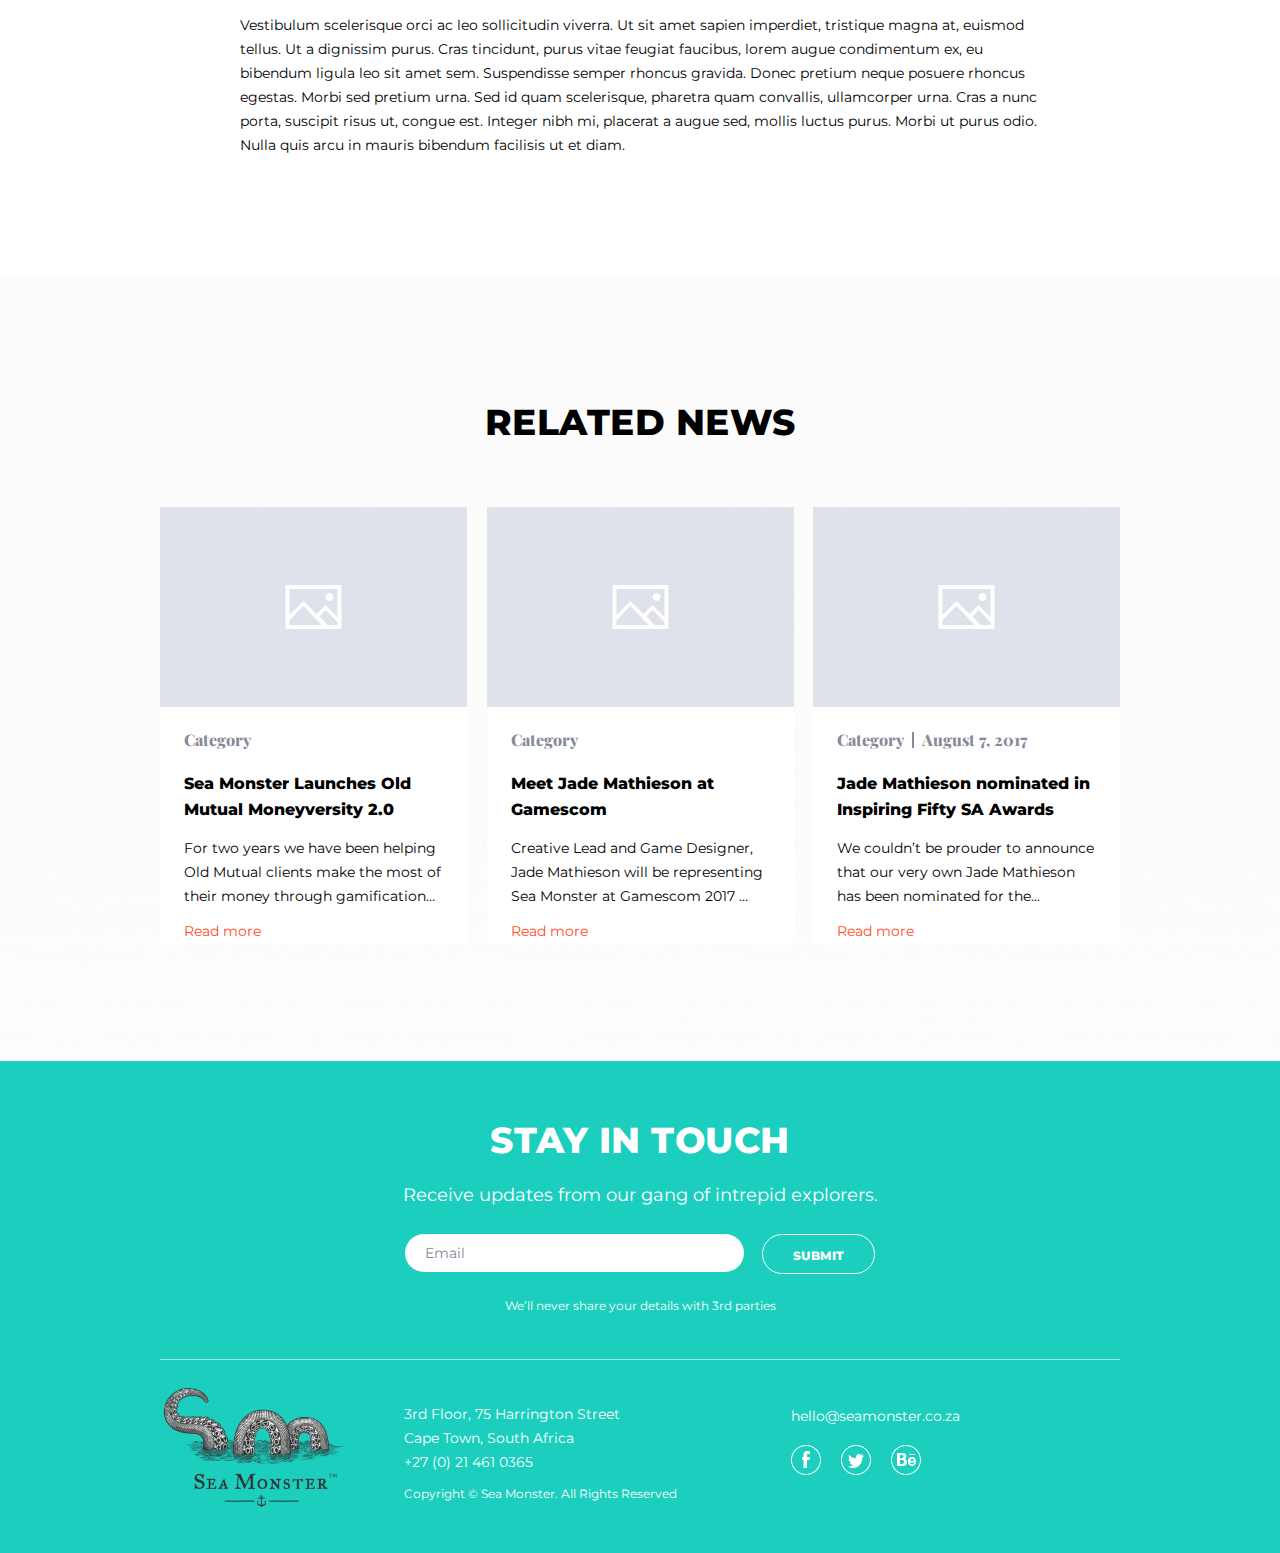
<file: news-article.html>
<!DOCTYPE html>
<html>

<head>
    <meta charset="utf-8">
    <meta name="viewport" content="width=device-width, minimum-scale=1.0, maximum-scale=1.0, initial-scale=1.0, user-scalable=no">
    <meta name="format-detection" content="telephone=no">
    <title> Sea Monster | News Article </title>
    
    <link rel="icon" href="fav-icon@2x.png" type="image/png">
    <link href="https://fonts.googleapis.com/css?family=Montserrat:300,400,500,700,800|Playfair+Display:400,700" rel="stylesheet">
    <link type="text/css" rel="stylesheet" href="css/flexslider.css">
    <link type="text/css" rel="stylesheet" href="css/style.css">

    <script type="text/javascript" src="scripts/jquery-1.12.4.min.js"></script>
    <script type="text/javascript" src="scripts/jquery.flexslider.js"></script>
    <script type="text/javascript" src="scripts/common-scripts.js"></script>

</head>

<body>
    <div class="main-wrap">
       <!-- Beginning Header Section 
        ========================= -->
        <header class="header-wrap">
            <div class="common-wrap clear">
               <div class="logo-wrap">
                   <div class="main-logo"><a href="index.html"><img src="images/seamonster-logo-black.png" alt=""></a></div>
                   <div class="phone-nav">
                       <img src="svgs/menu.svg" alt="">
                   </div>
               </div>
                <div class="main-nav">
                    <ul>
                        <li><a href="index.html">Home</a></li>
                        <li><a href="about-us.html">About</a></li>
                        <li ><a href="service-page.html">Services</a></li>
                        <li ><a href="portfolio-page.html">Portfolio</a></li>
                        <li class="current-item"><a href="news-landing.html">news</a></li>
                        <li><a href="contact-us.html">Contact</a></li>
                    </ul>
                </div>
            </div>
        </header>
        <!-- // End Header Section 
        ====================== -->
        
        <!-- Beginning Main Content Section 
        =============================== -->
        <sectoin class="main-content-section news-article-content" style="background-image: url(images/texture-gradient-50-percent---Copy.png)">
           <div class="side-modal-wrap">
               <div class="rotate-contact-info">
                    <div class="icon-left"><img src="images/blurb-contact-us.png" alt="#"></div>
                    <em>Contact us</em>
                </div>
            </div>
            <!-- hero section -->
            <section class="hero-section">
                <div class="title-inner-info clear">
                    <div class="title-text">
                       <h6 class="category-title"><span>Category</span><span class="separator">|</span><span>August 7, 2017</span></h6>
                        <h3>Sea Monster Launches Old Mutual Moneyversity 2.0</h3>
                        <div class="lead-text">Lorem ipsum dolor sit amet, consectetur adipiscing elit. Sed tincidunt interdum orci in tempus. Vivamus ornare sit amet elit quis consequat.</div>
                    </div>
                </div>
            </section>
            <!-- End hero section -->
            <!-- Begin single-news-wrap
            =========================== -->
            <section class="single-news-wrap">
                <div class="common-wrap clear">
                    <figure class="news-banner-bg">
                        <img src="images/news-tab-figure.jpg" alt="">
                    </figure>
                    <div class="single-news-content-wrap">
                        <div class="single-news-content-inner clear">
                            <p>Lorem ipsum dolor sit amet, consectetur adipiscing elit. Sed tincidunt interdum orci in tempus. Vivamus ornare sit amet elit quis consequat. Proin ut sagittis risus. Etiam blandit ante ut scelerisque bibendum. Sed consequat nulla tincidunt, dignissim lectus at, semper dui. Vestibulum ante ipsum primis in faucibus orci luctus et ultrices posuere cubilia Curae; Proin at dolor auctor, auctor nunc vitae, porta ligula. Duis eleifend sed justo ut pharetra. Quisque at pretium sem, a interdum lectus. Aliquam erat volutpat. Ut sed varius ex. Nam fermentum, justo nec efficitur molest ie, purus mauris accumsan metus, quis luctus enim dolor eget leo.</p>
                            <span class="lead-text">Lorem ipsum dolor sit amet, consectetur adipiscing elit. Sed tincidunt interdum orci in tempus. Vivamus ornare sit amet elit quis consequat. Proin ut sagittis risus. Etiam blandit ante ut scelerisque bibendum. Sed consequat nulla tincidunt, dignissim lectus at.</span>
                            <p>Proin tempor purus ac tellus vehicula, sit amet pellentesque ipsum blandit. Praesent facilisis tortor felis, in tempor metus molestie in. Pellentesque habitant morbi tristique senectus et netus et malesuada fames ac turpis egestas. Proin scelerisque tempor sodales. Nulla felis ante, ullamcorper vel lorem sit amet, vehicula molestie urna. Donec eu suscipit mi. Etiam volutpat mi eget urna vehicula, id posuere velit semper. Donec elementum felis at erat lobortis tristique.</p>
                            <p>Vestibulum scelerisque orci ac leo sollicitudin viverra. Ut sit amet sapien imperdiet, tristique magna at, euismod tellus. Ut a dignissim purus. Cras tincidunt, purus vitae feugiat faucibus, lorem augue condimentum ex, eu bibendum ligula leo sit amet sem. Suspendisse semper rhoncus gravida. Donec pretium neque posuere rhoncus egestas. Morbi sed pretium urna. Sed id quam scelerisque, pharetra quam convallis, ullamcorper urna. Cras a nunc porta, suscipit risus ut, congue est. Integer nibh mi, placerat a augue sed, mollis luctus purus. Morbi ut purus odio. Nulla quis arcu in mauris bibendum facilisis ut et diam.</p>
                        </div>
                        <div class="side-social">
                            <a href="#">
                                <img src="svgs/social-facebook.svg" alt="" class="defult-icon">
                                <img src="svgs/social-facebook-red-hover.svg" alt="" class="hover-icon">
                            </a>
                            <a href="#">
                                <img src="svgs/social-twitter.svg" alt="" class="defult-icon">
                                <img src="svgs/social-twitter-red-hover.svg" alt="" class="hover-icon">
                            </a>
                            <a href="#">
                                <img src="svgs/social-linkedin.svg" alt="" class="defult-icon">
                                <img src="svgs/social-linkedin-red-hover.svg" alt="" class="hover-icon">
                            </a>
                        </div>
                    </div>
                </div>
            </section>
            <!-- End single-news-wrap -->
            <!-- Begin news wrap
            ==================== -->
            <section class="news-details-section ralated-bg">
                <div class="common-wrap clear">
                  <h3>Related News</h3>
                   <div class="news-details-wrap">
                       <div class="article-item">
                          <div class="article-thumb">
                              <figure><img src="images/new-figure.jpg" alt=""></figure>
                           </div>
                           <div class="news-short-text">
                             <span>Category</span>
                               <dfn>Sea Monster Launches Old Mutual Moneyversity 2.0</dfn>
                              <p>For two years we have been helping Old Mutual clients make the most of their money through gamification…</p>
                              <a href="#">Read more</a>
                            </div>
                       </div>
                       <div class="article-item">
                          <div class="article-thumb">
                              <figure><img src="images/new-figure.jpg" alt=""></figure>
                           </div>
                           <div class="news-short-text">
                              <span>Category</span>
                               <dfn>Meet Jade Mathieson at Gamescom</dfn>
                              <p>Creative Lead and Game Designer, Jade Mathieson will be representing Sea Monster at Gamescom 2017 …</p>
                              <a href="#">Read more</a>
                            </div>
                       </div>
                       <div class="article-item">
                          <div class="article-thumb">
                              <figure><img src="images/new-figure.jpg" alt=""></figure>
                           </div>
                           <div class="news-short-text">
                              <span>Category</span>
                               <span>August 7, 2017</span>
                               <dfn>Jade Mathieson nominated in Inspiring Fifty SA Awards</dfn>
                              <p>We couldn’t be prouder to announce that our very own Jade Mathieson has been nominated for the...</p>
                              <a href="#">Read more</a>
                            </div>
                       </div>
                   </div>
                </div>
            </section>
            <!-- End new wrap -->
        </sectoin>
        <!-- side form modal
        ===================== -->
        <div class="contact-modal-wrap" id="contact-modal-wrap">
           <div class="contact-modal-info">
                <div class="modal-inner clear">
                    <div class="link-info">
                        <h6>CONTACT US</h6>
                        <a href="tel:+27(0)214610365">+27 (0) 21 461 0365</a><br>
                        <a href="mailto:hello@seamonster.co.za">hello@seamonster.co.za</a>
                    </div>
                    <div class="form-wrap">
                        <h3>send a MESSAGE</h3>
                        <div class="form-info">
                            <form action="#" method="post">
                                <div class="form-row">
                                    <input type="text" value="Ronnie Bester">
                                </div>
                                <div class="form-row error">
                                    <input type="text" value="Email">
                                    <dfn>Enter email address</dfn>
                                </div>
                                <div class="form-row">
                                    <input type="text" value="Phone">
                                </div>
                                <div class="form-row">
                                   <textarea>Message</textarea>
                                </div>
                                <div class="form-row submit">
                                    <input type="submit" value="Submit" class="sub-btn-transparent">
                                </div>
                            </form>
                        </div>
                    </div>
                    <div class="social-wrap">
                        <h6>FOLLOW US</h6>
                        <div class="social-info">
                            <a href="#"><img src="svgs/social-facebook-white.svg" alt=""class="static-icon"><img src="svgs/social-facebook-white-solid.svg" alt="" class="hover-icon"></a>
                            <a href="#"><img src="svgs/social-twitter-white.svg" alt="" class="static-icon"><img src="svgs/social-twitter-white-solid.svg" alt="" class="hover-icon"></a>
                            <a href="#"><img src="svgs/social-behance-white.svg" alt="" class="static-icon"><img src="svgs/social-behance-white-solid.svg" alt="" class="hover-icon"></a>
                        </div>
                    </div>
                </div> 
                <div class="modal-close-wrap" id="modal-close-wrap">
                   <figure>
                       <img src="images/blurb-contact-us.png" alt="#">
                        <!--<svg version="1.1" id="Layer_1" xmlns="http://www.w3.org/2000/svg" xmlns:xlink="http://www.w3.org/1999/xlink" x="0px" y="0px"
                             width="30px" height="110px" viewBox="0 0 30 110" enable-background="new 0 0 30 110" xml:space="preserve">
                        <path fill="#1bcebe" d="M0,110.167c0-11.236,5.421-21.912,14.663-27.412C23.815,77.308,30,66.919,30,55.001
                            c0-11.921-6.185-22.308-15.337-27.755C5.421,21.747,0,11.07,0-0.167V110.167z"/>
                        </svg>-->
                    </figure>
                    <div class="close-icon"><img src="svgs/close.svg" alt=""></div>
                </div>
            </div>
        </div>
        <!-- End side form modal -->
        <!-- // End Main Content Section 
        ============================ -->
        
        <!-- Beginning Footer Section 
        ============================ -->
        <seciton class="footer-section">
            <div class="common-wrap clear">
                <div class="footer-top-wrap">
                    <h3>Stay In Touch</h3>
                    <p>Receive updates from our gang of intrepid explorers.</p>
                    <div class="form-wrap">
                        <div class="form-deals">
                            <form action="#" method="post">
                               <div class="form-row error">
                                    <input type="text" value="Email">
                                    <dfn>Enter email address</dfn>
                               </div>
                               <div class="form-row">
                                    <input type="submit" value="Submit" class="sub-btn-transparent">
                               </div>
                                <span>We’ll never share your details with 3rd parties</span>
                            </form>
                        </div>
                    </div>
                </div>
                <div class="footer-lower">
                    <div class="footer-logo"><a href="index.html"><img src="images/seamonster-logo-black@2x.png" alt=""></a></div>
                    <div class="address-wrap">
                        <address>3rd Floor, 75 Harrington Street<br>
                            Cape Town, South Africa
                            <a href="tel:+27(0)214610365">+27 (0) 21 461 0365</a></address>
                            <div class="copyright">Copyright © Sea Monster. All Rights Reserved</div>
                    </div>
                    <div class="social-wrap">
                        <a href="mailto:hello@seamonster.co.za">hello@seamonster.co.za</a>
                        <div class="social-info">
                            <a href="#"><img src="svgs/social-facebook-white.svg" alt=""class="static-icon"><img src="svgs/social-facebook-white-solid.svg" alt="" class="hover-icon"></a>
                            <a href="#"><img src="svgs/social-twitter-white.svg" alt="" class="static-icon"><img src="svgs/social-twitter-white-solid.svg" alt="" class="hover-icon"></a>
                            <a href="#"><img src="svgs/social-behance-white.svg" alt="" class="static-icon"><img src="svgs/social-behance-white-solid.svg" alt="" class="hover-icon"></a>
                        </div>
                    </div>
                </div>
            </div>
        </seciton>
        
        <!-- // End Footer Section 
        ============================ -->
        
        
    </div>

</body>

</html>
</file>
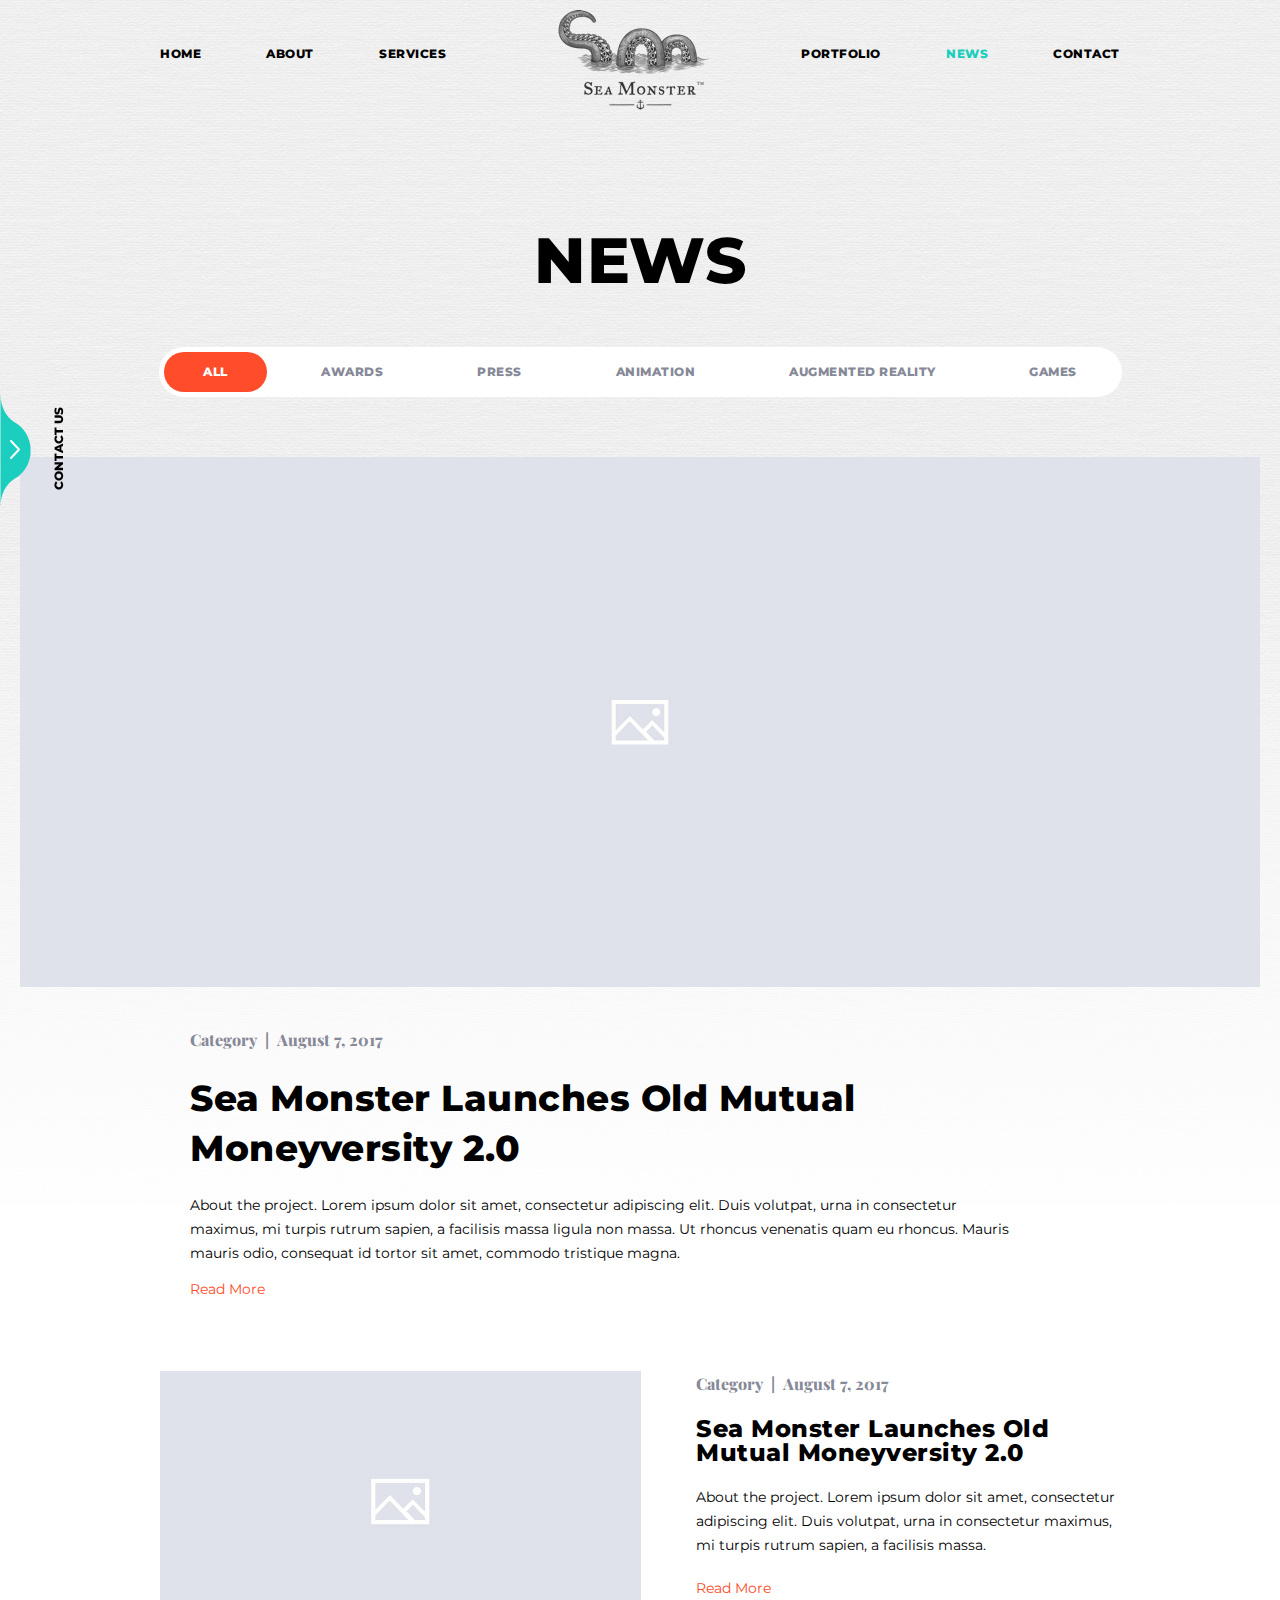
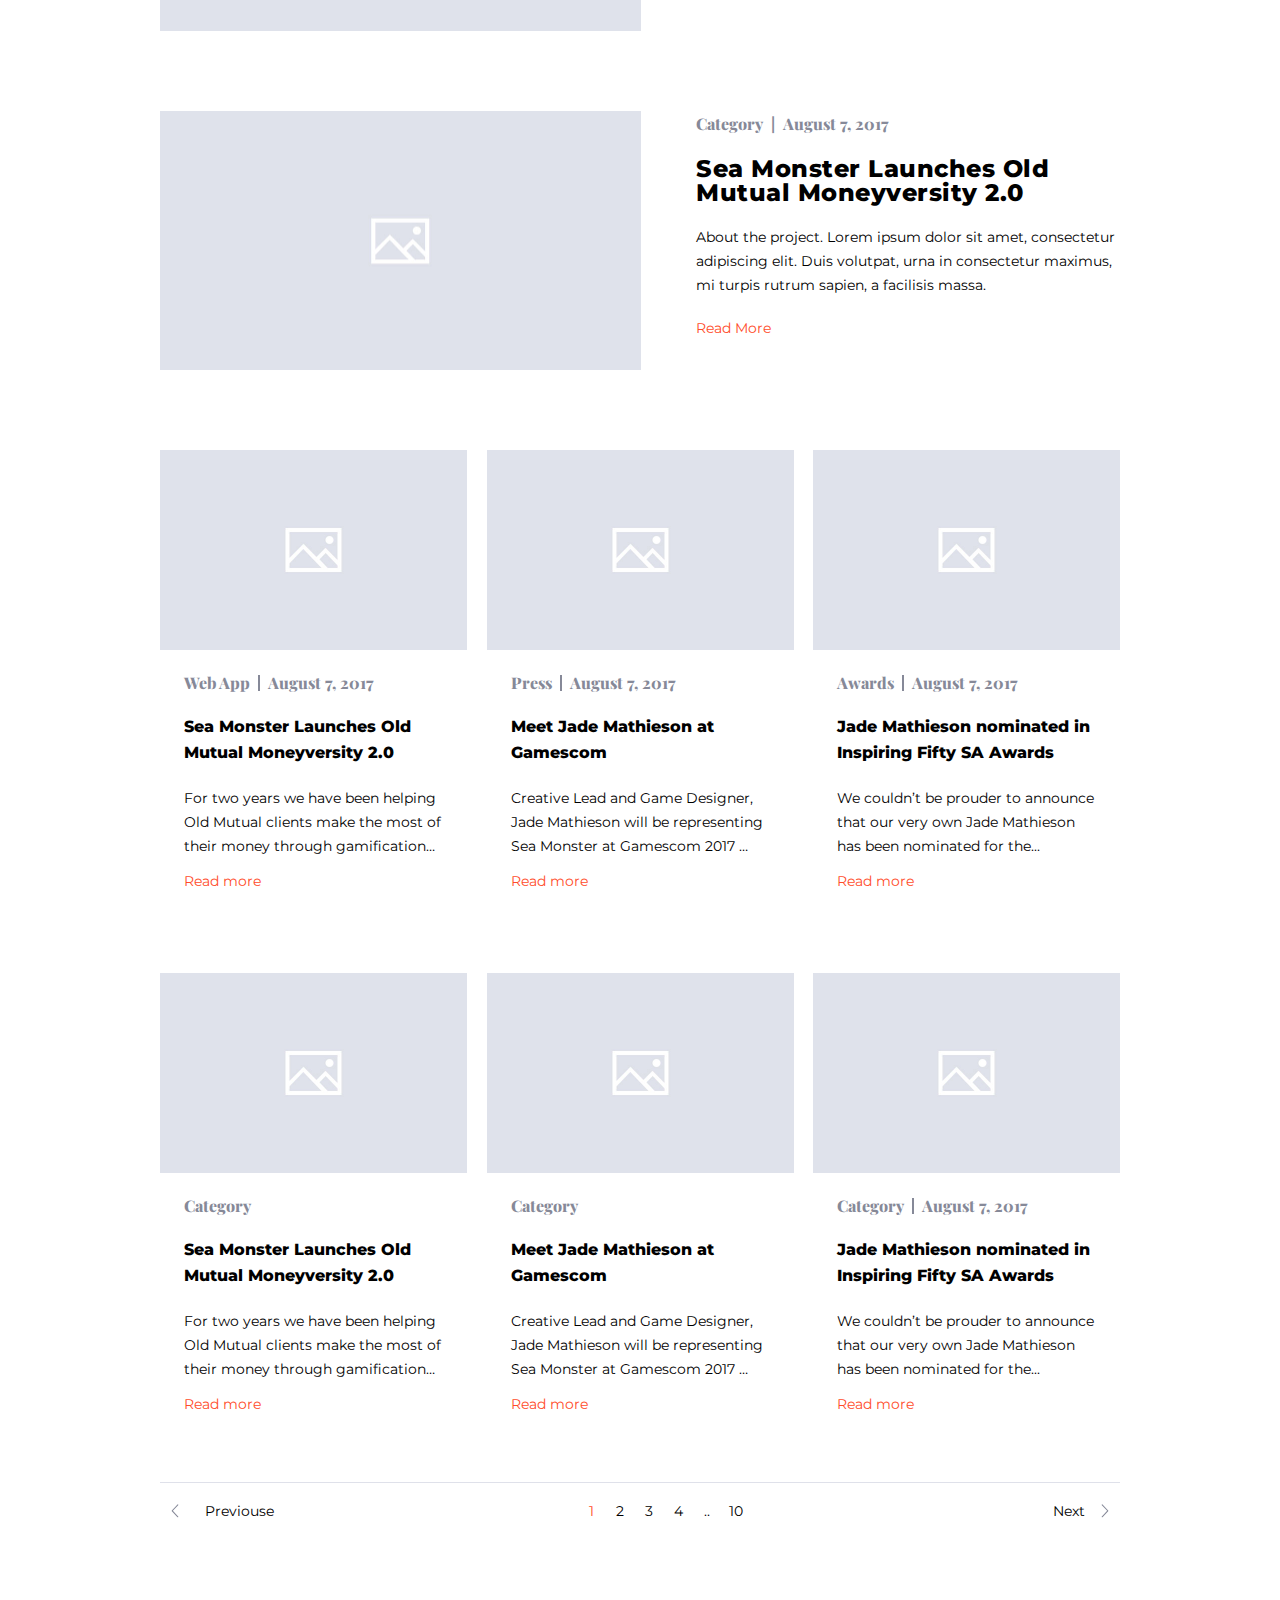
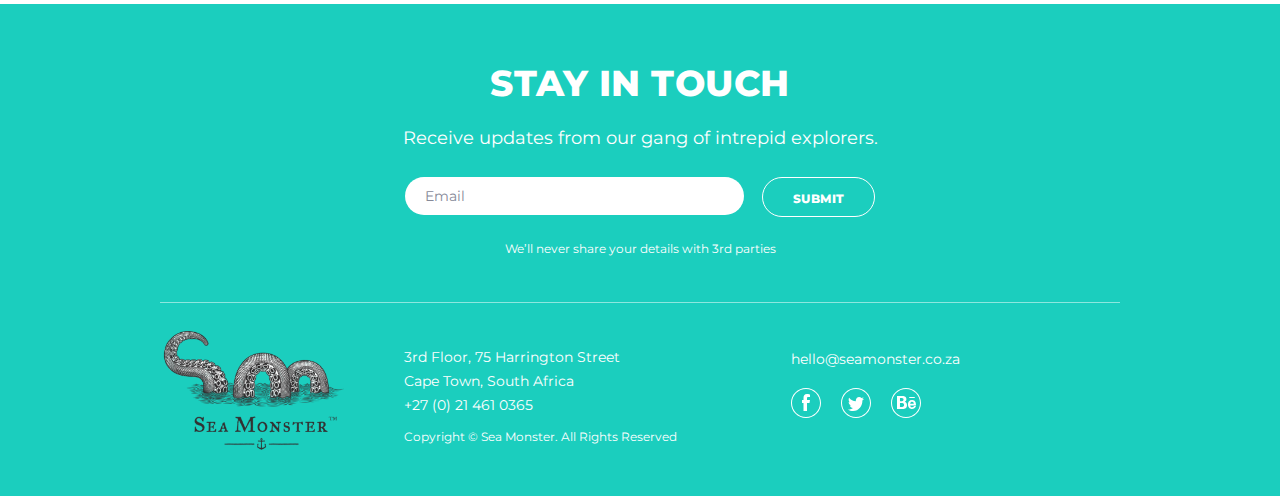
<file: news-landing.html>
<!DOCTYPE html>
<html>

<head>
    <meta charset="utf-8">
    <meta name="viewport" content="width=device-width, minimum-scale=1.0, maximum-scale=1.0, initial-scale=1.0, user-scalable=no">
    <meta name="format-detection" content="telephone=no">
    <title> Sea Monster | News Landing </title>
    
    <link rel="icon" href="fav-icon@2x.png" type="image/png">
    <link href="https://fonts.googleapis.com/css?family=Montserrat:300,400,500,700,800|Playfair+Display:400,700" rel="stylesheet">
    <link type="text/css" rel="stylesheet" href="css/flexslider.css">
    <link type="text/css" rel="stylesheet" href="css/style.css">

    <script type="text/javascript" src="scripts/jquery-1.12.4.min.js"></script>
    <script type="text/javascript" src="scripts/jquery.flexslider.js"></script>
    <script type="text/javascript" src="scripts/common-scripts.js"></script>

</head>

<body>
    <div class="main-wrap">
       <!-- Beginning Header Section 
        ========================= -->
        <header class="header-wrap">
            <div class="common-wrap clear">
               <div class="logo-wrap">
                   <div class="main-logo"><a href="index.html"><img src="images/seamonster-logo-black.png" alt=""></a></div>
                   <div class="phone-nav">
                       <img src="svgs/menu.svg" alt="">
                   </div>
               </div>
                <div class="main-nav">
                    <ul>
                        <li><a href="index.html">Home</a></li>
                        <li><a href="about-us.html">About</a></li>
                        <li ><a href="service-page.html">Services</a></li>
                        <li ><a href="portfolio-page.html">Portfolio</a></li>
                        <li class="current-item"><a href="news-landing.html">news</a></li>
                        <li><a href="contact-us.html">Contact</a></li>
                    </ul>
                </div>
            </div>
        </header>
        <!-- // End Header Section 
        ====================== -->
        
        <!-- Beginning Main Content Section 
        =============================== -->
        <sectoin class="main-content-section news-landing-content" style="background-image: url(images/texture-gradient.png)">
           <div class="side-modal-wrap">
               <div class="rotate-contact-info">
                    <div class="icon-left"><img src="images/blurb-contact-us.png" alt="#"></div>
                    <em>Contact us</em>
                </div>
            </div>
            <!-- hero section -->
            <section class="hero-section">
                <div class="title-inner-info clear">
                    <div class="title-text">
                        <h1>News</h1>
                    </div>
                </div>
            </section>
            <!-- End hero section -->
            <!-- Begin tab section
            ======================= -->
             <div class="tab-details-wrap news-tab-wrap">
                <div class="common-wrap clear">
                    <div class="tab-wrap" id="tab-wrap">
                        <div class="tab-item">
                            <ul id="tabs">
                                <li class="active">All</li>
                                <li>Awards</li>
                                <li>Press</li>
                                <li>animation</li>
                                <li>augmented reality</li>
                                <li>games</li>
                            </ul>
                        </div>
                        <div class="tab-content news-tab" id="tab-inner">
                            <div class="news-tab-item">
                                <figure>
                                    <img src="images/news-tab-figure.jpg" alt="">
                                </figure>
                                <div class="news-tab-item-content">
                                   <div class="common-wrap clear">
                                       <h6 class="category-title"><span>Category</span><span class="separator">|</span><span>August 7, 2017</span></h6>
                                        <h3>Sea Monster Launches Old Mutual Moneyversity 2.0</h3>
                                        <p>About the project. Lorem ipsum dolor sit amet, consectetur adipiscing elit. Duis volutpat, urna in consectetur maximus, mi turpis rutrum sapien, a facilisis massa ligula non massa. Ut rhoncus venenatis quam eu rhoncus. Mauris mauris odio, consequat id tortor sit amet, commodo tristique magna. </p>
                                        <a href="news-article.html">Read More</a>
                                   </div>
                                </div>
                            </div>
                            <div class="news-tab-item">
                                <figure>
                                    <img src="images/news-tab-figure.jpg" alt="">
                                </figure>
                                <div class="news-tab-item-content">
                                   <div class="common-wrap clear">
                                       <h6 class="category-title"><span>Category</span><span class="separator">|</span><span>August 7, 2017</span></h6>
                                        <h3>Sea Monster Launches Old Mutual Moneyversity 2.0</h3>
                                        <p>About the project. Lorem ipsum dolor sit amet, consectetur adipiscing elit. Duis volutpat, urna in consectetur maximus, mi turpis rutrum sapien, a facilisis massa ligula non massa. Ut rhoncus venenatis quam eu rhoncus. Mauris mauris odio, consequat id tortor sit amet, commodo tristique magna. </p>
                                        <a href="news-article.html">Read More</a>
                                   </div>
                                </div>
                            </div>
                            <div class="news-tab-item">
                                <figure>
                                    <img src="images/news-tab-figure.jpg" alt="">
                                </figure>
                                <div class="news-tab-item-content">
                                   <div class="common-wrap clear">
                                       <h6 class="category-title"><span>Category</span><span class="separator">|</span><span>August 7, 2017</span></h6>
                                        <h3>Sea Monster Launches Old Mutual Moneyversity 2.0</h3>
                                        <p>About the project. Lorem ipsum dolor sit amet, consectetur adipiscing elit. Duis volutpat, urna in consectetur maximus, mi turpis rutrum sapien, a facilisis massa ligula non massa. Ut rhoncus venenatis quam eu rhoncus. Mauris mauris odio, consequat id tortor sit amet, commodo tristique magna. </p>
                                        <a href="news-article.html">Read More</a>
                                   </div>
                                </div>
                            </div>
                            <div class="news-tab-item">
                                <figure>
                                    <img src="images/news-tab-figure.jpg" alt="">
                                </figure>
                                <div class="news-tab-item-content">
                                   <div class="common-wrap clear">
                                       <h6 class="category-title"><span>Category</span><span class="separator">|</span><span>August 7, 2017</span></h6>
                                        <h3>Sea Monster Launches Old Mutual Moneyversity 2.0</h3>
                                        <p>About the project. Lorem ipsum dolor sit amet, consectetur adipiscing elit. Duis volutpat, urna in consectetur maximus, mi turpis rutrum sapien, a facilisis massa ligula non massa. Ut rhoncus venenatis quam eu rhoncus. Mauris mauris odio, consequat id tortor sit amet, commodo tristique magna. </p>
                                        <a href="#">Read More</a>
                                   </div>
                                </div>
                            </div>
                            <div class="news-tab-item">
                                <figure>
                                    <img src="images/news-tab-figure.jpg" alt="">
                                </figure>
                                <div class="news-tab-item-content">
                                   <div class="common-wrap clear">
                                       <h6 class="category-title"><span>Category</span><span class="separator">|</span><span>August 7, 2017</span></h6>
                                        <h3>Sea Monster Launches Old Mutual Moneyversity 2.0</h3>
                                        <p>About the project. Lorem ipsum dolor sit amet, consectetur adipiscing elit. Duis volutpat, urna in consectetur maximus, mi turpis rutrum sapien, a facilisis massa ligula non massa. Ut rhoncus venenatis quam eu rhoncus. Mauris mauris odio, consequat id tortor sit amet, commodo tristique magna. </p>
                                        <a href="news-article.html">Read More</a>
                                   </div>
                                </div>
                            </div>
                            <div class="news-tab-item">
                                <figure>
                                    <a href="#"><img src="images/news-tab-figure.jpg" alt=""></a>
                                </figure>
                                <div class="news-tab-item-content">
                                   <div class="common-wrap clear">
                                       <h6 class="category-title"><span>Category</span><span class="separator">|</span><span>August 7, 2017</span></h6>
                                        <h3>Sea Monster Launches Old Mutual Moneyversity 2.0</h3>
                                        <p>About the project. Lorem ipsum dolor sit amet, consectetur adipiscing elit. Duis volutpat, urna in consectetur maximus, mi turpis rutrum sapien, a facilisis massa ligula non massa. Ut rhoncus venenatis quam eu rhoncus. Mauris mauris odio, consequat id tortor sit amet, commodo tristique magna. </p>
                                        <a href="news-article.html">Read More</a>
                                   </div>
                                </div>
                            </div>
                        </div>
                        
                    </div>
                </div>
            </div>
            <!-- End tab section -->
            <!-- Begin blog wrap
            ==================== -->
            <section class="blog-wrap">
                <div class="common-wrap clear">
                    <div class="single-blog">
                        <figure>
                            <img src="images/blog-figure-1.jpg" alt="">
                        </figure>
                        <div class="blog-content">
                            <h6 class="category-title"><span>Category</span><span class="separator">|</span><span>August 7, 2017</span></h6>
                            <h4>Sea Monster Launches Old Mutual Moneyversity 2.0</h4>
                            <p>About the project. Lorem ipsum dolor sit amet, consectetur adipiscing elit. Duis volutpat, urna in consectetur maximus, mi turpis rutrum sapien, a facilisis massa. </p>
                            <a href="news-article.html">Read More</a>
                        </div>
                    </div>
                    <div class="single-blog">
                        <figure>
                            <img src="images/blog-figure-1.jpg" alt="">
                        </figure>
                        <div class="blog-content">
                            <h6 class="category-title"><span>Category</span><span class="separator">|</span><span>August 7, 2017</span></h6>
                            <h4>Sea Monster Launches Old Mutual Moneyversity 2.0</h4>
                            <p>About the project. Lorem ipsum dolor sit amet, consectetur adipiscing elit. Duis volutpat, urna in consectetur maximus, mi turpis rutrum sapien, a facilisis massa. </p>
                            <a href="news-article.html">Read More</a>
                        </div>
                    </div>
                </div>
            </section>
            <!-- End blog wrap -->
            <!-- Begin news wrap
            ==================== -->
            <section class="news-details-section">
                <div class="common-wrap clear">
                   <div class="news-details-wrap">
                       <div class="article-item">
                          <div class="article-thumb">
                              <figure><img src="images/new-figure.jpg" alt=""></figure>
                           </div>
                           <div class="news-short-text">
                             <span>Web App</span><span>August 7, 2017</span>
                               <dfn>Sea Monster Launches Old Mutual Moneyversity 2.0</dfn>
                              <p>For two years we have been helping Old Mutual clients make the most of their money through gamification…</p>
                              <a href="#">Read more</a>
                            </div>
                       </div>
                       <div class="article-item">
                          <div class="article-thumb">
                              <figure><img src="images/new-figure.jpg" alt=""></figure>
                           </div>
                           <div class="news-short-text">
                              <span>Press</span><span> August 7, 2017</span>
                               <dfn>Meet Jade Mathieson at Gamescom</dfn>
                              <p>Creative Lead and Game Designer, Jade Mathieson will be representing Sea Monster at Gamescom 2017 …</p>
                              <a href="#">Read more</a>
                            </div>
                       </div>
                       <div class="article-item">
                          <div class="article-thumb">
                              <figure><img src="images/new-figure.jpg" alt=""></figure>
                           </div>
                           <div class="news-short-text">
                              <span>Awards</span><span> August 7, 2017</span>
                               <dfn>Jade Mathieson nominated in Inspiring Fifty SA Awards</dfn>
                              <p>We couldn’t be prouder to announce that our very own Jade Mathieson has been nominated for the...</p>
                              <a href="#">Read more</a>
                            </div>
                       </div>
                       <div class="article-item">
                          <div class="article-thumb">
                              <figure><img src="images/new-figure.jpg" alt=""></figure>
                           </div>
                           <div class="news-short-text">
                             <span>Category</span>
                               <dfn>Sea Monster Launches Old Mutual Moneyversity 2.0</dfn>
                              <p>For two years we have been helping Old Mutual clients make the most of their money through gamification…</p>
                              <a href="#">Read more</a>
                            </div>
                       </div>
                       <div class="article-item">
                          <div class="article-thumb">
                              <figure><img src="images/new-figure.jpg" alt=""></figure>
                           </div>
                           <div class="news-short-text">
                              <span>Category</span>
                               <dfn>Meet Jade Mathieson at Gamescom</dfn>
                              <p>Creative Lead and Game Designer, Jade Mathieson will be representing Sea Monster at Gamescom 2017 …</p>
                              <a href="#">Read more</a>
                            </div>
                       </div>
                       <div class="article-item">
                          <div class="article-thumb">
                              <figure><img src="images/new-figure.jpg" alt=""></figure>
                           </div>
                           <div class="news-short-text">
                              <span>Category</span>
                               <span>August 7, 2017</span>
                               <dfn>Jade Mathieson nominated in Inspiring Fifty SA Awards</dfn>
                              <p>We couldn’t be prouder to announce that our very own Jade Mathieson has been nominated for the...</p>
                              <a href="#">Read more</a>
                            </div>
                       </div>
                   </div>
                   <div class="pagination-wrap">
                       <span class="previouse">Previouse</span>
                       <a href="#" class="active">1</a>
                       <a href="#">2</a>
                       <a href="#">3</a>
                       <a href="#">4</a>
                       <a href="#">..</a>
                       <a href="#">10</a>
                       <span class="next">Next</span>
                   </div>
                </div>
                
            </section>
            <!-- End new wrap -->
        </sectoin>
        <!-- side form modal
        ===================== -->
        <div class="contact-modal-wrap" id="contact-modal-wrap">
           <div class="contact-modal-info">
                <div class="modal-inner clear">
                    <div class="link-info">
                        <h6>CONTACT US</h6>
                        <a href="tel:+27(0)214610365">+27 (0) 21 461 0365</a><br>
                        <a href="mailto:hello@seamonster.co.za">hello@seamonster.co.za</a>
                    </div>
                    <div class="form-wrap">
                        <h3>send a MESSAGE</h3>
                        <div class="form-info">
                            <form action="#" method="post">
                                <div class="form-row">
                                    <input type="text" value="Ronnie Bester">
                                </div>
                                <div class="form-row error">
                                    <input type="text" value="Email">
                                    <dfn>Enter email address</dfn>
                                </div>
                                <div class="form-row">
                                    <input type="text" value="Phone">
                                </div>
                                <div class="form-row">
                                   <textarea>Message</textarea>
                                </div>
                                <div class="form-row submit">
                                    <input type="submit" value="Submit" class="sub-btn-transparent">
                                </div>
                            </form>
                        </div>
                    </div>
                    <div class="social-wrap">
                        <h6>FOLLOW US</h6>
                        <div class="social-info">
                            <a href="#"><img src="svgs/social-facebook-white.svg" alt=""class="static-icon"><img src="svgs/social-facebook-white-solid.svg" alt="" class="hover-icon"></a>
                            <a href="#"><img src="svgs/social-twitter-white.svg" alt="" class="static-icon"><img src="svgs/social-twitter-white-solid.svg" alt="" class="hover-icon"></a>
                            <a href="#"><img src="svgs/social-behance-white.svg" alt="" class="static-icon"><img src="svgs/social-behance-white-solid.svg" alt="" class="hover-icon"></a>
                        </div>
                    </div>
                </div> 
                <div class="modal-close-wrap" id="modal-close-wrap">
                   <figure>
                       <img src="images/blurb-contact-us.png" alt="#">
                        <!--<svg version="1.1" id="Layer_1" xmlns="http://www.w3.org/2000/svg" xmlns:xlink="http://www.w3.org/1999/xlink" x="0px" y="0px"
                             width="30px" height="110px" viewBox="0 0 30 110" enable-background="new 0 0 30 110" xml:space="preserve">
                        <path fill="#1bcebe" d="M0,110.167c0-11.236,5.421-21.912,14.663-27.412C23.815,77.308,30,66.919,30,55.001
                            c0-11.921-6.185-22.308-15.337-27.755C5.421,21.747,0,11.07,0-0.167V110.167z"/>
                        </svg>-->
                    </figure>
                    <div class="close-icon"><img src="svgs/close.svg" alt=""></div>
                </div>
            </div>
        </div>
        <!-- End side form modal -->
        <!-- // End Main Content Section 
        ============================ -->
        
        <!-- Beginning Footer Section 
        ============================ -->
        <seciton class="footer-section">
            <div class="common-wrap clear">
                <div class="footer-top-wrap">
                    <h3>Stay In Touch</h3>
                    <p>Receive updates from our gang of intrepid explorers.</p>
                    <div class="form-wrap">
                        <div class="form-deals">
                            <form action="#" method="post">
                               <div class="form-row error">
                                    <input type="text" value="Email">
                                    <dfn>Enter email address</dfn>
                               </div>
                               <div class="form-row">
                                    <input type="submit" value="Submit" class="sub-btn-transparent">
                               </div>
                                <span>We’ll never share your details with 3rd parties</span>
                            </form>
                        </div>
                    </div>
                </div>
                <div class="footer-lower">
                    <div class="footer-logo"><a href="index.html"><img src="images/seamonster-logo-black@2x.png" alt=""></a></div>
                    <div class="address-wrap">
                        <address>3rd Floor, 75 Harrington Street<br>
                            Cape Town, South Africa
                            <a href="tel:+27(0)214610365">+27 (0) 21 461 0365</a></address>
                            <div class="copyright">Copyright © Sea Monster. All Rights Reserved</div>
                    </div>
                    <div class="social-wrap">
                        <a href="mailto:hello@seamonster.co.za">hello@seamonster.co.za</a>
                        <div class="social-info">
                            <a href="#"><img src="svgs/social-facebook-white.svg" alt=""class="static-icon"><img src="svgs/social-facebook-white-solid.svg" alt="" class="hover-icon"></a>
                            <a href="#"><img src="svgs/social-twitter-white.svg" alt="" class="static-icon"><img src="svgs/social-twitter-white-solid.svg" alt="" class="hover-icon"></a>
                            <a href="#"><img src="svgs/social-behance-white.svg" alt="" class="static-icon"><img src="svgs/social-behance-white-solid.svg" alt="" class="hover-icon"></a>
                        </div>
                    </div>
                </div>
            </div>
        </seciton>
        
        <!-- // End Footer Section 
        ============================ -->
        
        
    </div>

</body>

</html>
</file>
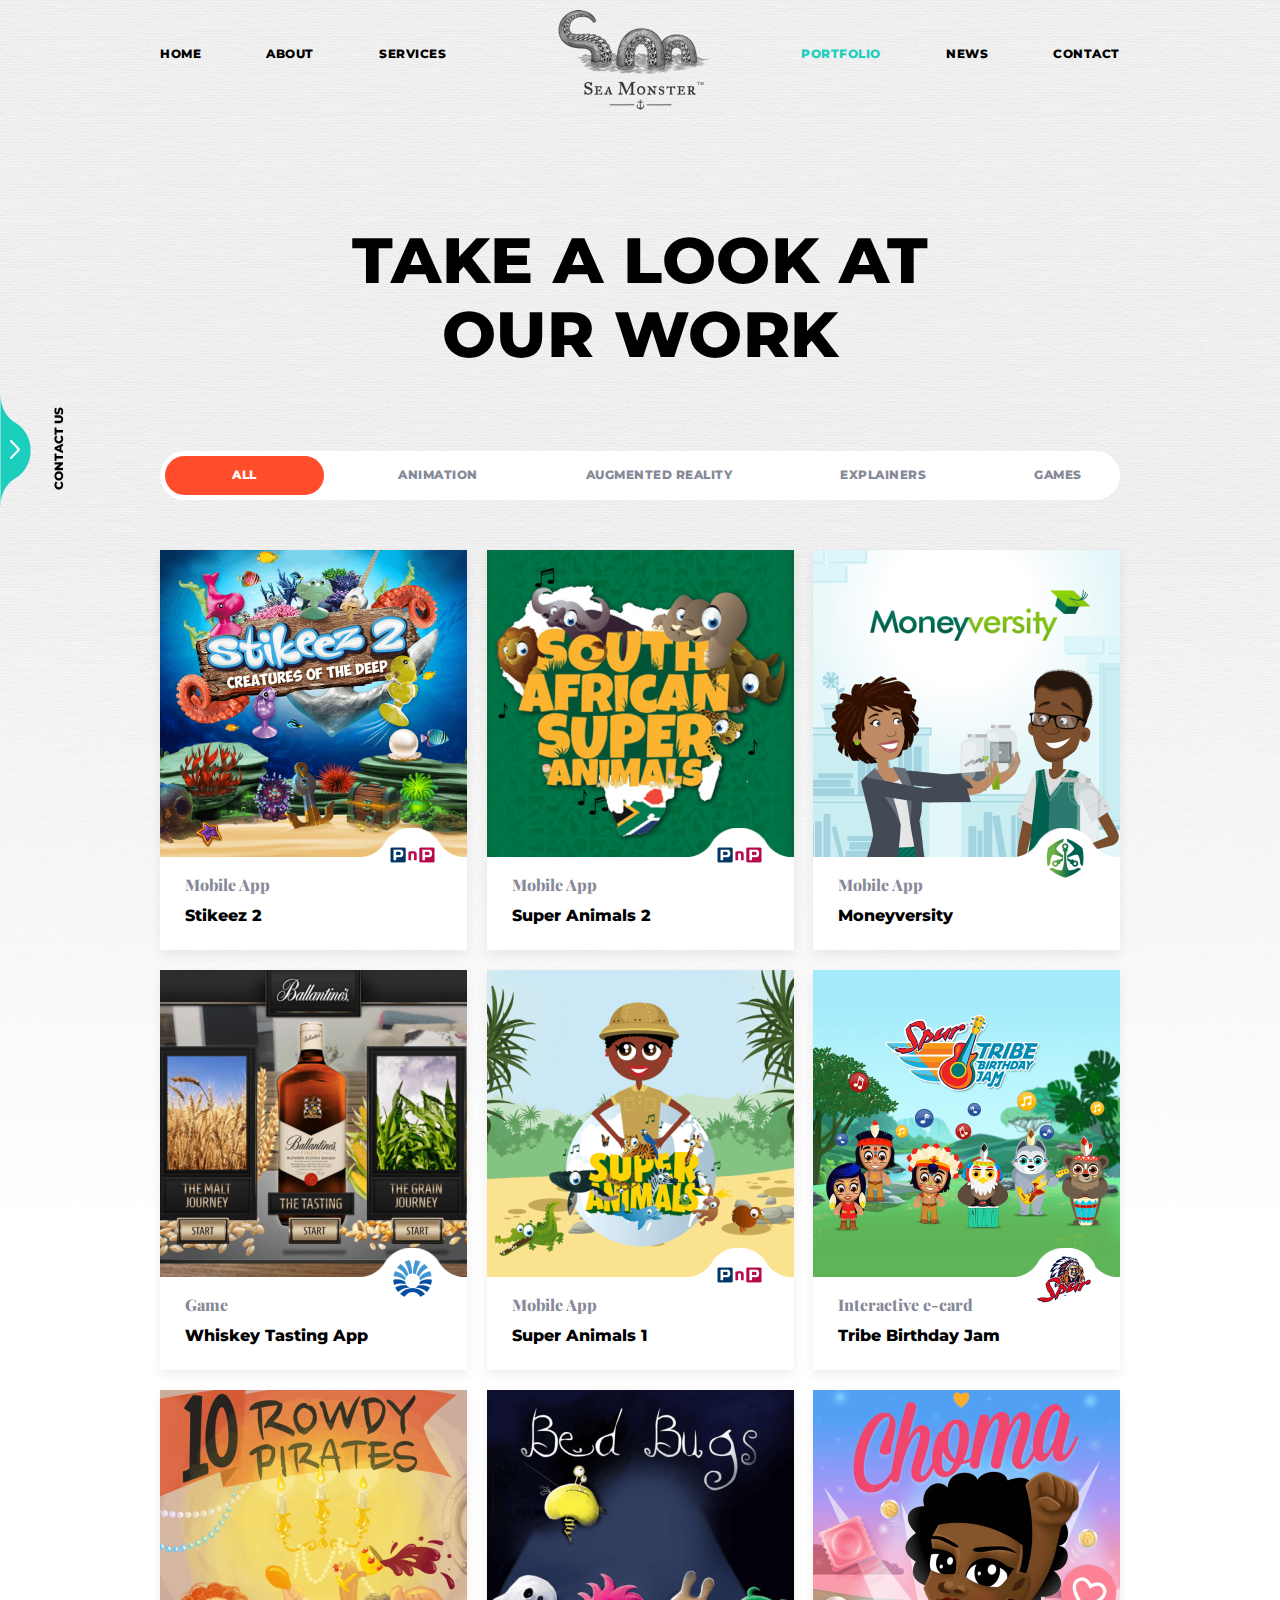
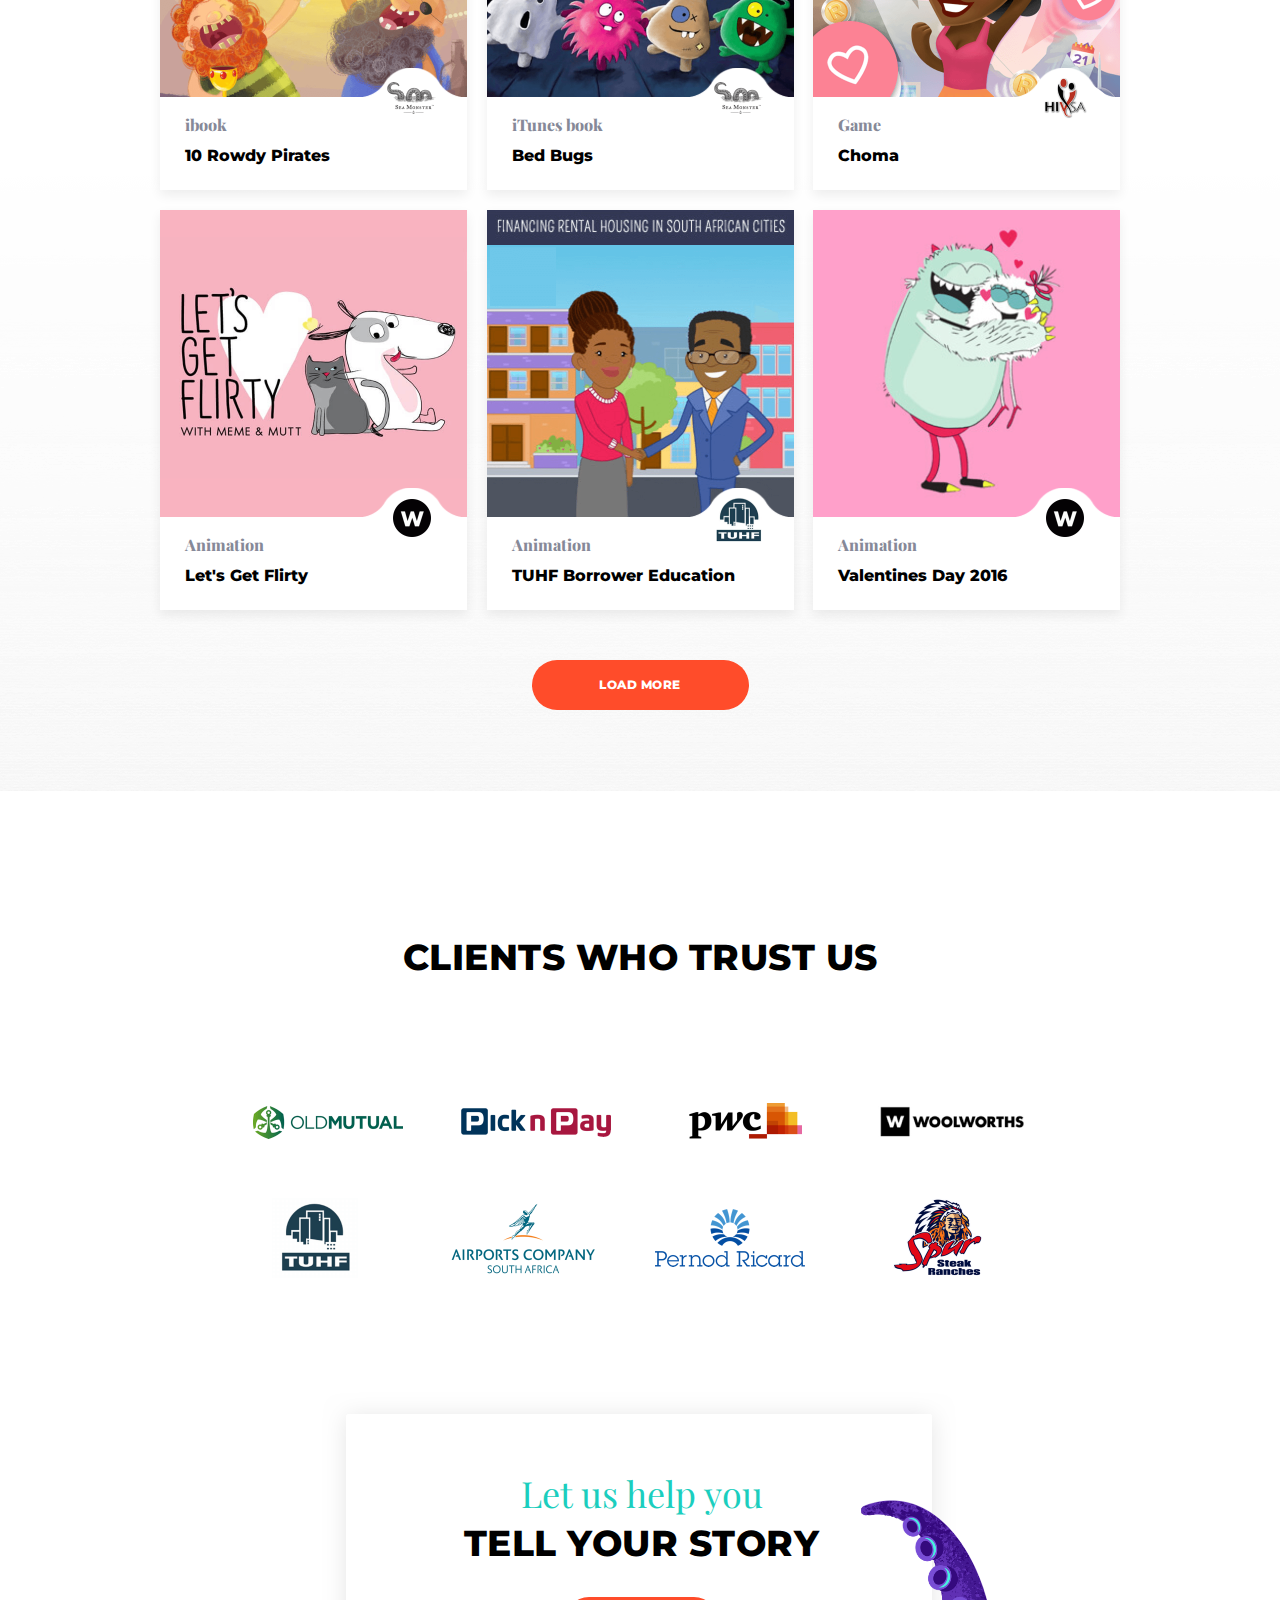
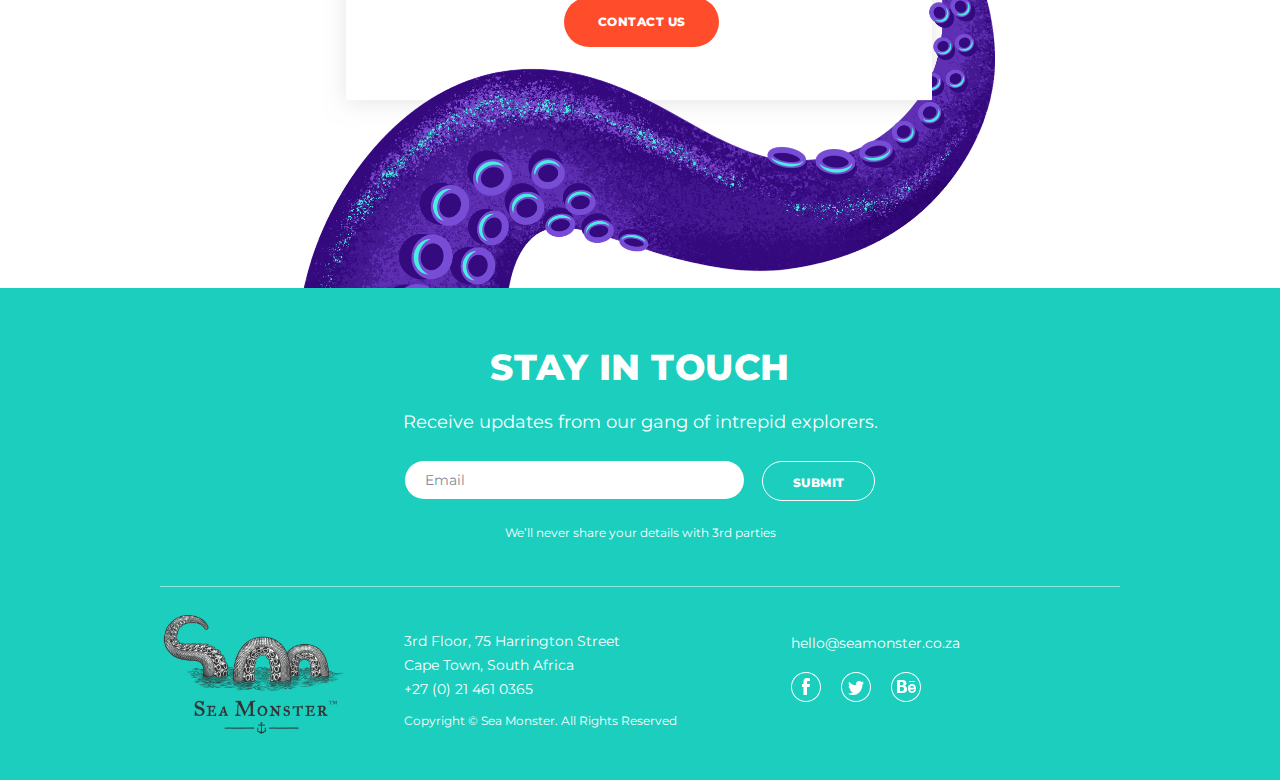
<file: portfolio-page.html>
<!DOCTYPE html>
<html>

<head>
    <meta charset="utf-8">
    <meta name="viewport" content="width=device-width, minimum-scale=1.0, maximum-scale=1.0, initial-scale=1.0, user-scalable=no">
    <meta name="format-detection" content="telephone=no">
    <title> Sea Monster | Portfolio Page </title>
    
    <link rel="icon" href="fav-icon@2x.png" type="image/png">
    <link href="https://fonts.googleapis.com/css?family=Montserrat:300,400,500,700,800|Playfair+Display:400,700" rel="stylesheet">
    <link type="text/css" rel="stylesheet" href="css/flexslider.css">
    <link type="text/css" rel="stylesheet" href="css/style.css">

    <script type="text/javascript" src="scripts/jquery-1.12.4.min.js"></script>
    <script type="text/javascript" src="scripts/jquery.flexslider.js"></script>
    <script type="text/javascript" src="scripts/jquery.slimscroll.min.js"></script>
    <script type="text/javascript" src="scripts/common-scripts.js"></script>

</head>

<body>
    <div class="main-wrap">
       <!-- Beginning Header Section 
        ========================= -->
        <header class="header-wrap">
            <div class="common-wrap clear">
               <div class="logo-wrap">
                   <div class="main-logo"><a href="index.html"><img src="images/seamonster-logo-black.png" alt=""></a></div>
                   <div class="phone-nav">
                       <img src="svgs/menu.svg" alt="">
                   </div>
               </div>
                <div class="main-nav">
                    <ul>
                        <li><a href="index.html">Home</a></li>
                        <li><a href="about-us.html">About</a></li>
                        <li><a href="service-page.html">Services</a></li>
                        <li class="current-item"><a href="portfolio-page.html">Portfolio</a></li>
                        <li><a href="news-landing.html">news</a></li>
                        <li><a href="contact-us.html">Contact</a></li>
                    </ul>
                </div>
            </div>
        </header>
        <!-- // End Header Section 
        ====================== -->
        
        <!-- Beginning Main Content Section 
        =============================== -->
        <sectoin class="main-content-section portfolio-content">
            <div class="side-modal-wrap">
               <div class="rotate-contact-info">
                    <div class="icon-left"><img src="images/blurb-contact-us.png" alt="#"></div>
                    <em>Contact us</em>
                </div>
            </div>                
            <div class="tab-details-wrap" style="background-image: url(images/texture-gradient.png)">
                <div class="common-wrap clear">
                    <div class="title-text">
                        <h1>Take a look at our work</h1>
                    </div>
                    <div class="tab-wrap" id="tab-wrap">
                        <div class="tab-item">
                            <ul id="tabs">
                                <li class="active">All</li>
                                <li>animation</li>
                                <li>augmented reality</li>
                                <li>explainers</li>
                                <li>games</li>
                            </ul>
                        </div>
                        <div class="tab-content" id="tab-inner">
                            <div class="tab-item-info">
                                <a href="#" class="article-item">
                                  <div class="article-thumb">
                                      <figure><img src="images/projec-stikeez2@2x.png" alt=""></figure>
                                      <div class="overlay-text">
                                          <p>Sea Monster partnered with Pick ‘n Pay to create an Mobile App for consumers to collect the 24 brand new Stikeez creatures  of the deep.</p>
                                          <span>Read more</span>
                                      </div>
                                       <div class="wave-bg-wrap">
                                          <figure><img src="images/logo-icn-pnp@2x.png" alt=""></figure>
                                      </div>
                                   </div>
                                   <div class="article-text">
                                       <span>Mobile App</span>
                                       <dfn>Stikeez 2</dfn>
                                   </div>
                               </a>
                                <a href="#" class="article-item">
                                   <div class="article-thumb">
                                      <figure><img src="images/project-super-animals2@2x.png" alt=""></figure>
                                      <div class="overlay-text">
                                          <p>Following the enormous success of Super Animals Sea Monster created the all new 2nd mobile application that now features an exciting animal quiz.</p>
                                          <span>Read more</span>
                                      </div>
                                      <div class="wave-bg-wrap">
                                          <figure><img src="images/logo-icn-pnp@2x.png" alt=""></figure>
                                      </div>
                                   </div>
                                   <div class="article-text">
                                       <span>Mobile App</span>
                                       <dfn>Super Animals 2</dfn>
                                   </div>
                               </a>
                                <a href="#" class="article-item">
                                  <div class="article-thumb">
                                      <figure><img src="images/project-moneyversity@2x.png" alt=""></figure>
                                      <div class="overlay-text">
                                          <p>An app that show users that education empowers them to conquer the fear of their own finances.</p>
                                          <span>Read more</span>
                                      </div>
                                       <div class="wave-bg-wrap">
                                          <figure><img src="images/logo-icn-oldmutual@2x.png" alt=""></figure>
                                      </div>
                                   </div>
                                   <div class="article-text">
                                       <span>Mobile App</span>
                                       <dfn>Moneyversity</dfn>
                                   </div>
                               </a>
                                <a href="#" class="article-item">
                                  <div class="article-thumb">
                                      <figure><img src="images/project-tasting-app@2x.png" alt=""></figure>
                                      <div class="overlay-text">
                                          <p>Sea Monster partnered with Pick ‘n Pay to create an Mobile App for consumers to collect the 24 brand new Stikeez creatures  of the deep.</p>
                                          <span>Read more</span>
                                      </div>
                                       <div class="wave-bg-wrap">
                                          <figure><img src="images/logo-icn-pernod-ricard@2x.png" alt=""></figure>
                                      </div>
                                   </div>
                                   <div class="article-text">
                                       <span>Game</span>
                                       <dfn>Whiskey Tasting App</dfn>
                                   </div>
                               </a>
                                <a href="#" class="article-item">
                                   <div class="article-thumb">
                                      <figure><img src="images/project-auper-animals@2x.png" alt=""></figure>
                                      <div class="overlay-text">
                                          <p>Following the enormous success of Super Animals Sea Monster created the all new 2nd mobile application that now features an exciting animal quiz.</p>
                                          <span>Read more</span>
                                      </div>
                                      <div class="wave-bg-wrap">
                                          <figure><img src="images/logo-icn-pnp@2x.png" alt=""></figure>
                                      </div>
                                   </div>
                                   <div class="article-text">
                                       <span>Mobile App</span>
                                       <dfn>Super Animals 1</dfn>
                                   </div>
                               </a>
                                <a href="#" class="article-item">
                                  <div class="article-thumb">
                                      <figure><img src="images/project-spur-bithday@2x.png" alt=""></figure>
                                      <div class="overlay-text">
                                          <p>An app that show users that education empowers them to conquer the fear of their own finances.</p>
                                          <span>Read more</span>
                                      </div>
                                       <div class="wave-bg-wrap">
                                          <figure><img src="images/logo-icn-spur@2x.png" alt=""></figure>
                                      </div>
                                   </div>
                                   <div class="article-text">
                                       <span>Interactive e-card</span>
                                       <dfn>Tribe Birthday Jam</dfn>
                                   </div>
                               </a>
                                <a href="#" class="article-item">
                                  <div class="article-thumb">
                                      <figure><img src="images/project-10-rowdy-pirates@2x.png" alt=""></figure>
                                      <div class="overlay-text">
                                          <p>Sea Monster partnered with Pick ‘n Pay to create an Mobile App for consumers to collect the 24 brand new Stikeez creatures  of the deep.</p>
                                          <span>Read more</span>
                                      </div>
                                       <div class="wave-bg-wrap">
                                          <figure><img src="images/logo-icn-sea-monster@2x.png" alt=""></figure>
                                      </div>
                                   </div>
                                   <div class="article-text">
                                       <span>ibook</span>
                                       <dfn>10 Rowdy Pirates</dfn>
                                   </div>
                               </a>
                                <a href="#" class="article-item">
                                   <div class="article-thumb">
                                      <figure><img src="images/project-bed-bugs@2x.png" alt=""></figure>
                                      <div class="overlay-text">
                                          <p>Following the enormous success of Super Animals Sea Monster created the all new 2nd mobile application that now features an exciting animal quiz.</p>
                                          <span>Read more</span>
                                      </div>
                                      <div class="wave-bg-wrap">
                                          <figure><img src="images/logo-icn-sea-monster@2x.png" alt=""></figure>
                                      </div>
                                   </div>
                                   <div class="article-text">
                                       <span>iTunes book</span>
                                       <dfn>Bed Bugs</dfn>
                                   </div>
                               </a>
                                <a href="#" class="article-item">
                                   <div class="article-thumb">
                                      <figure><img src="images/project-choma@2x.png" alt=""></figure>
                                      <div class="overlay-text">
                                          <p>An app that show users that education empowers them to conquer the fear of their own finances.</p>
                                          <span>Read more</span>
                                      </div>
                                       <div class="wave-bg-wrap">
                                          <figure><img src="images/logo-icn-hiv@2x.png" alt=""></figure>
                                      </div>
                                   </div>
                                   <div class="article-text">
                                       <span>Game</span>
                                       <dfn>Choma</dfn>
                                   </div>
                                </a>
                                <a href="#" class="article-item">
                                  <div class="article-thumb">
                                      <figure><img src="images/project-flirty@2x.png" alt=""></figure>
                                      <div class="overlay-text">
                                          <p>Sea Monster partnered with Pick ‘n Pay to create an Mobile App for consumers to collect the 24 brand new Stikeez creatures  of the deep.</p>
                                          <span>Read more</span>
                                      </div>
                                       <div class="wave-bg-wrap">
                                          <figure><img src="images/logo-icn-woolworths@2x.png" alt=""></figure>
                                      </div>
                                   </div>
                                   <div class="article-text">
                                       <span>Animation</span>
                                       <dfn>Let's Get Flirty</dfn>
                                   </div>
                                </a>
                                <a href="#" class="article-item">
                                   <div class="article-thumb">
                                      <figure><img src="images/project-financial-rental@2x.png" alt=""></figure>
                                      <div class="overlay-text">
                                          <p>Following the enormous success of Super Animals Sea Monster created the all new 2nd mobile application that now features an exciting animal quiz.</p>
                                          <span>Read more</span>
                                      </div>
                                      <div class="wave-bg-wrap">
                                          <figure><img src="images/logo-icn-tuhf@2x.png" alt=""></figure>
                                      </div>
                                   </div>
                                   <div class="article-text">
                                       <span>Animation</span>
                                       <dfn>TUHF Borrower Education</dfn>
                                   </div>
                                </a>
                                <a href="#" class="article-item">
                                  <div class="article-thumb">
                                      <figure><img src="images/project-valentines-day@2x.png" alt=""></figure>
                                      <div class="overlay-text">
                                          <p>An app that show users that education empowers them to conquer the fear of their own finances.</p>
                                          <span>Read more</span>
                                      </div>
                                       <div class="wave-bg-wrap">
                                          <figure><img src="images/logo-icn-woolworths@2x.png" alt=""></figure>
                                      </div>
                                   </div>
                                   <div class="article-text">
                                       <span>Animation</span>
                                       <dfn>Valentines Day 2016</dfn>
                                   </div>
                                </a>
                            </div>
                            <div class="tab-item-info">
                                <a href="#" class="article-item">
                                  <div class="article-thumb">
                                      <figure><img src="images/projec-stikeez2@2x.png" alt=""></figure>
                                      <div class="overlay-text">
                                          <p>Sea Monster partnered with Pick ‘n Pay to create an Mobile App for consumers to collect the 24 brand new Stikeez creatures  of the deep.</p>
                                          <span>Read more</span>
                                      </div>
                                       <div class="wave-bg-wrap">
                                          <figure><img src="images/logo-icn-pnp@2x.png" alt=""></figure>
                                      </div>
                                   </div>
                                   <div class="article-text">
                                       <span>Mobile App</span>
                                       <dfn>Stikeez 2</dfn>
                                   </div>
                               </a>
                                <a href="#" class="article-item">
                                  <div class="article-thumb">
                                      <figure><img src="images/project-moneyversity@2x.png" alt=""></figure>
                                      <div class="overlay-text">
                                          <p>An app that show users that education empowers them to conquer the fear of their own finances.</p>
                                          <span>Read more</span>
                                      </div>
                                       <div class="wave-bg-wrap">
                                          <figure><img src="images/logo-icn-oldmutual@2x.png" alt=""></figure>
                                      </div>
                                   </div>
                                   <div class="article-text">
                                       <span>Mobile App</span>
                                       <dfn>Moneyversity</dfn>
                                   </div>
                               </a>
                                <a href="#" class="article-item">
                                   <div class="article-thumb">
                                      <figure><img src="images/project-super-animals2@2x.png" alt=""></figure>
                                      <div class="overlay-text">
                                          <p>Following the enormous success of Super Animals Sea Monster created the all new 2nd mobile application that now features an exciting animal quiz.</p>
                                          <span>Read more</span>
                                      </div>
                                      <div class="wave-bg-wrap">
                                          <figure><img src="images/logo-icn-pnp@2x.png" alt=""></figure>
                                      </div>
                                   </div>
                                   <div class="article-text">
                                       <span>Mobile App</span>
                                       <dfn>Super Animals 2</dfn>
                                   </div>
                               </a>
                                <a href="#" class="article-item">
                                  <div class="article-thumb">
                                      <figure><img src="images/project-tasting-app@2x.png" alt=""></figure>
                                      <div class="overlay-text">
                                          <p>Sea Monster partnered with Pick ‘n Pay to create an Mobile App for consumers to collect the 24 brand new Stikeez creatures  of the deep.</p>
                                          <span>Read more</span>
                                      </div>
                                       <div class="wave-bg-wrap">
                                          <figure><img src="images/logo-icn-pernod-ricard@2x.png" alt=""></figure>
                                      </div>
                                   </div>
                                   <div class="article-text">
                                       <span>Game</span>
                                       <dfn>Whiskey Tasting App</dfn>
                                   </div>
                               </a>
                                <a href="#" class="article-item">
                                   <div class="article-thumb">
                                      <figure><img src="images/project-auper-animals@2x.png" alt=""></figure>
                                      <div class="overlay-text">
                                          <p>Following the enormous success of Super Animals Sea Monster created the all new 2nd mobile application that now features an exciting animal quiz.</p>
                                          <span>Read more</span>
                                      </div>
                                      <div class="wave-bg-wrap">
                                          <figure><img src="images/logo-icn-pnp@2x.png" alt=""></figure>
                                      </div>
                                   </div>
                                   <div class="article-text">
                                       <span>Mobile App</span>
                                       <dfn>Super Animals 1</dfn>
                                   </div>
                               </a>
                                <a href="#" class="article-item">
                                  <div class="article-thumb">
                                      <figure><img src="images/project-spur-bithday@2x.png" alt=""></figure>
                                      <div class="overlay-text">
                                          <p>An app that show users that education empowers them to conquer the fear of their own finances.</p>
                                          <span>Read more</span>
                                      </div>
                                       <div class="wave-bg-wrap">
                                          <figure><img src="images/logo-icn-spur@2x.png" alt=""></figure>
                                      </div>
                                   </div>
                                   <div class="article-text">
                                       <span>Interactive e-card</span>
                                       <dfn>Tribe Birthday Jam</dfn>
                                   </div>
                               </a>
                                <a href="#" class="article-item">
                                  <div class="article-thumb">
                                      <figure><img src="images/project-10-rowdy-pirates@2x.png" alt=""></figure>
                                      <div class="overlay-text">
                                          <p>Sea Monster partnered with Pick ‘n Pay to create an Mobile App for consumers to collect the 24 brand new Stikeez creatures  of the deep.</p>
                                          <span>Read more</span>
                                      </div>
                                       <div class="wave-bg-wrap">
                                          <figure><img src="images/logo-icn-sea-monster@2x.png" alt=""></figure>
                                      </div>
                                   </div>
                                   <div class="article-text">
                                       <span>ibook</span>
                                       <dfn>10 Rowdy Pirates</dfn>
                                   </div>
                               </a>
                                <a href="#" class="article-item">
                                   <div class="article-thumb">
                                      <figure><img src="images/project-bed-bugs@2x.png" alt=""></figure>
                                      <div class="overlay-text">
                                          <p>Following the enormous success of Super Animals Sea Monster created the all new 2nd mobile application that now features an exciting animal quiz.</p>
                                          <span>Read more</span>
                                      </div>
                                      <div class="wave-bg-wrap">
                                          <figure><img src="images/logo-icn-sea-monster@2x.png" alt=""></figure>
                                      </div>
                                   </div>
                                   <div class="article-text">
                                       <span>iTunes book</span>
                                       <dfn>Bed Bugs</dfn>
                                   </div>
                               </a>
                                <a href="#" class="article-item">
                                   <div class="article-thumb">
                                      <figure><img src="images/project-choma@2x.png" alt=""></figure>
                                      <div class="overlay-text">
                                          <p>An app that show users that education empowers them to conquer the fear of their own finances.</p>
                                          <span>Read more</span>
                                      </div>
                                       <div class="wave-bg-wrap">
                                          <figure><img src="images/logo-icn-hiv@2x.png" alt=""></figure>
                                      </div>
                                   </div>
                                   <div class="article-text">
                                       <span>Game</span>
                                       <dfn>Choma</dfn>
                                   </div>
                                </a>
                                <a href="#" class="article-item">
                                  <div class="article-thumb">
                                      <figure><img src="images/project-flirty@2x.png" alt=""></figure>
                                      <div class="overlay-text">
                                          <p>Sea Monster partnered with Pick ‘n Pay to create an Mobile App for consumers to collect the 24 brand new Stikeez creatures  of the deep.</p>
                                          <span>Read more</span>
                                      </div>
                                       <div class="wave-bg-wrap">
                                          <figure><img src="images/logo-icn-woolworths@2x.png" alt=""></figure>
                                      </div>
                                   </div>
                                   <div class="article-text">
                                       <span>Animation</span>
                                       <dfn>Let's Get Flirty</dfn>
                                   </div>
                                </a>
                                <a href="#" class="article-item">
                                   <div class="article-thumb">
                                      <figure><img src="images/project-financial-rental@2x.png" alt=""></figure>
                                      <div class="overlay-text">
                                          <p>Following the enormous success of Super Animals Sea Monster created the all new 2nd mobile application that now features an exciting animal quiz.</p>
                                          <span>Read more</span>
                                      </div>
                                      <div class="wave-bg-wrap">
                                          <figure><img src="images/logo-icn-tuhf@2x.png" alt=""></figure>
                                      </div>
                                   </div>
                                   <div class="article-text">
                                       <span>Animation</span>
                                       <dfn>TUHF Borrower Education</dfn>
                                   </div>
                                </a>
                                <a href="#" class="article-item">
                                  <div class="article-thumb">
                                      <figure><img src="images/project-valentines-day@2x.png" alt=""></figure>
                                      <div class="overlay-text">
                                          <p>An app that show users that education empowers them to conquer the fear of their own finances.</p>
                                          <span>Read more</span>
                                      </div>
                                       <div class="wave-bg-wrap">
                                          <figure><img src="images/logo-icn-woolworths@2x.png" alt=""></figure>
                                      </div>
                                   </div>
                                   <div class="article-text">
                                       <span>Animation</span>
                                       <dfn>Valentines Day 2016</dfn>
                                   </div>
                                </a>
                            </div>
                            <div class="tab-item-info">
                                <a href="#" class="article-item">
                                  <div class="article-thumb">
                                      <figure><img src="images/project-flirty@2x.png" alt=""></figure>
                                      <div class="overlay-text">
                                          <p>Sea Monster partnered with Pick ‘n Pay to create an Mobile App for consumers to collect the 24 brand new Stikeez creatures  of the deep.</p>
                                          <span>Read more</span>
                                      </div>
                                       <div class="wave-bg-wrap">
                                          <figure><img src="images/logo-icn-woolworths@2x.png" alt=""></figure>
                                      </div>
                                   </div>
                                   <div class="article-text">
                                       <span>Animation</span>
                                       <dfn>Let's Get Flirty</dfn>
                                   </div>
                                </a>
                                <a href="#" class="article-item">
                                   <div class="article-thumb">
                                      <figure><img src="images/project-financial-rental@2x.png" alt=""></figure>
                                      <div class="overlay-text">
                                          <p>Following the enormous success of Super Animals Sea Monster created the all new 2nd mobile application that now features an exciting animal quiz.</p>
                                          <span>Read more</span>
                                      </div>
                                      <div class="wave-bg-wrap">
                                          <figure><img src="images/logo-icn-tuhf@2x.png" alt=""></figure>
                                      </div>
                                   </div>
                                   <div class="article-text">
                                       <span>Animation</span>
                                       <dfn>TUHF Borrower Education</dfn>
                                   </div>
                                </a>
                                <a href="#" class="article-item">
                                  <div class="article-thumb">
                                      <figure><img src="images/project-valentines-day@2x.png" alt=""></figure>
                                      <div class="overlay-text">
                                          <p>An app that show users that education empowers them to conquer the fear of their own finances.</p>
                                          <span>Read more</span>
                                      </div>
                                       <div class="wave-bg-wrap">
                                          <figure><img src="images/logo-icn-woolworths@2x.png" alt=""></figure>
                                      </div>
                                   </div>
                                   <div class="article-text">
                                       <span>Animation</span>
                                       <dfn>Valentines Day 2016</dfn>
                                   </div>
                                </a>
                                <a href="#" class="article-item">
                                  <div class="article-thumb">
                                      <figure><img src="images/project-tasting-app@2x.png" alt=""></figure>
                                      <div class="overlay-text">
                                          <p>Sea Monster partnered with Pick ‘n Pay to create an Mobile App for consumers to collect the 24 brand new Stikeez creatures  of the deep.</p>
                                          <span>Read more</span>
                                      </div>
                                       <div class="wave-bg-wrap">
                                          <figure><img src="images/logo-icn-pernod-ricard@2x.png" alt=""></figure>
                                      </div>
                                   </div>
                                   <div class="article-text">
                                       <span>Game</span>
                                       <dfn>Whiskey Tasting App</dfn>
                                   </div>
                               </a>
                                <a href="#" class="article-item">
                                   <div class="article-thumb">
                                      <figure><img src="images/project-auper-animals@2x.png" alt=""></figure>
                                      <div class="overlay-text">
                                          <p>Following the enormous success of Super Animals Sea Monster created the all new 2nd mobile application that now features an exciting animal quiz.</p>
                                          <span>Read more</span>
                                      </div>
                                      <div class="wave-bg-wrap">
                                          <figure><img src="images/logo-icn-pnp@2x.png" alt=""></figure>
                                      </div>
                                   </div>
                                   <div class="article-text">
                                       <span>Mobile App</span>
                                       <dfn>Super Animals 1</dfn>
                                   </div>
                               </a>
                                <a href="#" class="article-item">
                                  <div class="article-thumb">
                                      <figure><img src="images/project-spur-bithday@2x.png" alt=""></figure>
                                      <div class="overlay-text">
                                          <p>An app that show users that education empowers them to conquer the fear of their own finances.</p>
                                          <span>Read more</span>
                                      </div>
                                       <div class="wave-bg-wrap">
                                          <figure><img src="images/logo-icn-spur@2x.png" alt=""></figure>
                                      </div>
                                   </div>
                                   <div class="article-text">
                                       <span>Interactive e-card</span>
                                       <dfn>Tribe Birthday Jam</dfn>
                                   </div>
                               </a>
                                <a href="#" class="article-item">
                                  <div class="article-thumb">
                                      <figure><img src="images/projec-stikeez2@2x.png" alt=""></figure>
                                      <div class="overlay-text">
                                          <p>Sea Monster partnered with Pick ‘n Pay to create an Mobile App for consumers to collect the 24 brand new Stikeez creatures  of the deep.</p>
                                          <span>Read more</span>
                                      </div>
                                       <div class="wave-bg-wrap">
                                          <figure><img src="images/logo-icn-pnp@2x.png" alt=""></figure>
                                      </div>
                                   </div>
                                   <div class="article-text">
                                       <span>Mobile App</span>
                                       <dfn>Stikeez 2</dfn>
                                   </div>
                                </a>
                                <a href="#" class="article-item">
                                   <div class="article-thumb">
                                      <figure><img src="images/project-super-animals2@2x.png" alt=""></figure>
                                      <div class="overlay-text">
                                          <p>Following the enormous success of Super Animals Sea Monster created the all new 2nd mobile application that now features an exciting animal quiz.</p>
                                          <span>Read more</span>
                                      </div>
                                      <div class="wave-bg-wrap">
                                          <figure><img src="images/logo-icn-pnp@2x.png" alt=""></figure>
                                      </div>
                                   </div>
                                   <div class="article-text">
                                       <span>Mobile App</span>
                                       <dfn>Super Animals 2</dfn>
                                   </div>
                                </a>
                                <a href="#" class="article-item">
                                  <div class="article-thumb">
                                      <figure><img src="images/project-moneyversity@2x.png" alt=""></figure>
                                      <div class="overlay-text">
                                          <p>An app that show users that education empowers them to conquer the fear of their own finances.</p>
                                          <span>Read more</span>
                                      </div>
                                       <div class="wave-bg-wrap">
                                          <figure><img src="images/logo-icn-oldmutual@2x.png" alt=""></figure>
                                      </div>
                                   </div>
                                   <div class="article-text">
                                       <span>Mobile App</span>
                                       <dfn>Moneyversity</dfn>
                                   </div>
                               </a>
                                <a href="#" class="article-item">
                                  <div class="article-thumb">
                                      <figure><img src="images/project-10-rowdy-pirates@2x.png" alt=""></figure>
                                      <div class="overlay-text">
                                          <p>Sea Monster partnered with Pick ‘n Pay to create an Mobile App for consumers to collect the 24 brand new Stikeez creatures  of the deep.</p>
                                          <span>Read more</span>
                                      </div>
                                       <div class="wave-bg-wrap">
                                          <figure><img src="images/logo-icn-sea-monster@2x.png" alt=""></figure>
                                      </div>
                                   </div>
                                   <div class="article-text">
                                       <span>ibook</span>
                                       <dfn>10 Rowdy Pirates</dfn>
                                   </div>
                               </a>
                                <a href="#" class="article-item">
                                   <div class="article-thumb">
                                      <figure><img src="images/project-bed-bugs@2x.png" alt=""></figure>
                                      <div class="overlay-text">
                                          <p>Following the enormous success of Super Animals Sea Monster created the all new 2nd mobile application that now features an exciting animal quiz.</p>
                                          <span>Read more</span>
                                      </div>
                                      <div class="wave-bg-wrap">
                                          <figure><img src="images/logo-icn-sea-monster@2x.png" alt=""></figure>
                                      </div>
                                   </div>
                                   <div class="article-text">
                                       <span>iTunes book</span>
                                       <dfn>Bed Bugs</dfn>
                                   </div>
                               </a>
                                <a href="#" class="article-item">
                                   <div class="article-thumb">
                                      <figure><img src="images/project-choma@2x.png" alt=""></figure>
                                      <div class="overlay-text">
                                          <p>An app that show users that education empowers them to conquer the fear of their own finances.</p>
                                          <span>Read more</span>
                                      </div>
                                       <div class="wave-bg-wrap">
                                          <figure><img src="images/logo-icn-hiv@2x.png" alt=""></figure>
                                      </div>
                                   </div>
                                   <div class="article-text">
                                       <span>Game</span>
                                       <dfn>Choma</dfn>
                                   </div>
                                </a>
                            </div>
                            <div class="tab-item-info">
                                <a href="#" class="article-item">
                                  <div class="article-thumb">
                                      <figure><img src="images/project-10-rowdy-pirates@2x.png" alt=""></figure>
                                      <div class="overlay-text">
                                          <p>Sea Monster partnered with Pick ‘n Pay to create an Mobile App for consumers to collect the 24 brand new Stikeez creatures  of the deep.</p>
                                          <span>Read more</span>
                                      </div>
                                       <div class="wave-bg-wrap">
                                          <figure><img src="images/logo-icn-sea-monster@2x.png" alt=""></figure>
                                      </div>
                                   </div>
                                   <div class="article-text">
                                       <span>ibook</span>
                                       <dfn>10 Rowdy Pirates</dfn>
                                   </div>
                               </a>
                                <a href="#" class="article-item">
                                   <div class="article-thumb">
                                      <figure><img src="images/project-bed-bugs@2x.png" alt=""></figure>
                                      <div class="overlay-text">
                                          <p>Following the enormous success of Super Animals Sea Monster created the all new 2nd mobile application that now features an exciting animal quiz.</p>
                                          <span>Read more</span>
                                      </div>
                                      <div class="wave-bg-wrap">
                                          <figure><img src="images/logo-icn-sea-monster@2x.png" alt=""></figure>
                                      </div>
                                   </div>
                                   <div class="article-text">
                                       <span>iTunes book</span>
                                       <dfn>Bed Bugs</dfn>
                                   </div>
                               </a>
                                <a href="#" class="article-item">
                                   <div class="article-thumb">
                                      <figure><img src="images/project-choma@2x.png" alt=""></figure>
                                      <div class="overlay-text">
                                          <p>An app that show users that education empowers them to conquer the fear of their own finances.</p>
                                          <span>Read more</span>
                                      </div>
                                       <div class="wave-bg-wrap">
                                          <figure><img src="images/logo-icn-hiv@2x.png" alt=""></figure>
                                      </div>
                                   </div>
                                   <div class="article-text">
                                       <span>Game</span>
                                       <dfn>Choma</dfn>
                                   </div>
                                </a>
                                <a href="#" class="article-item">
                                  <div class="article-thumb">
                                      <figure><img src="images/projec-stikeez2@2x.png" alt=""></figure>
                                      <div class="overlay-text">
                                          <p>Sea Monster partnered with Pick ‘n Pay to create an Mobile App for consumers to collect the 24 brand new Stikeez creatures  of the deep.</p>
                                          <span>Read more</span>
                                      </div>
                                       <div class="wave-bg-wrap">
                                          <figure><img src="images/logo-icn-pnp@2x.png" alt=""></figure>
                                      </div>
                                   </div>
                                   <div class="article-text">
                                       <span>Mobile App</span>
                                       <dfn>Stikeez 2</dfn>
                                   </div>
                               </a>
                                <a href="#" class="article-item">
                                   <div class="article-thumb">
                                      <figure><img src="images/project-super-animals2@2x.png" alt=""></figure>
                                      <div class="overlay-text">
                                          <p>Following the enormous success of Super Animals Sea Monster created the all new 2nd mobile application that now features an exciting animal quiz.</p>
                                          <span>Read more</span>
                                      </div>
                                      <div class="wave-bg-wrap">
                                          <figure><img src="images/logo-icn-pnp@2x.png" alt=""></figure>
                                      </div>
                                   </div>
                                   <div class="article-text">
                                       <span>Mobile App</span>
                                       <dfn>Super Animals 2</dfn>
                                   </div>
                               </a>
                                <a href="#" class="article-item">
                                  <div class="article-thumb">
                                      <figure><img src="images/project-moneyversity@2x.png" alt=""></figure>
                                      <div class="overlay-text">
                                          <p>An app that show users that education empowers them to conquer the fear of their own finances.</p>
                                          <span>Read more</span>
                                      </div>
                                       <div class="wave-bg-wrap">
                                          <figure><img src="images/logo-icn-oldmutual@2x.png" alt=""></figure>
                                      </div>
                                   </div>
                                   <div class="article-text">
                                       <span>Mobile App</span>
                                       <dfn>Moneyversity</dfn>
                                   </div>
                               </a>
                                <a href="#" class="article-item">
                                  <div class="article-thumb">
                                      <figure><img src="images/project-tasting-app@2x.png" alt=""></figure>
                                      <div class="overlay-text">
                                          <p>Sea Monster partnered with Pick ‘n Pay to create an Mobile App for consumers to collect the 24 brand new Stikeez creatures  of the deep.</p>
                                          <span>Read more</span>
                                      </div>
                                       <div class="wave-bg-wrap">
                                          <figure><img src="images/logo-icn-pernod-ricard@2x.png" alt=""></figure>
                                      </div>
                                   </div>
                                   <div class="article-text">
                                       <span>Game</span>
                                       <dfn>Whiskey Tasting App</dfn>
                                   </div>
                               </a>
                                <a href="#" class="article-item">
                                   <div class="article-thumb">
                                      <figure><img src="images/project-auper-animals@2x.png" alt=""></figure>
                                      <div class="overlay-text">
                                          <p>Following the enormous success of Super Animals Sea Monster created the all new 2nd mobile application that now features an exciting animal quiz.</p>
                                          <span>Read more</span>
                                      </div>
                                      <div class="wave-bg-wrap">
                                          <figure><img src="images/logo-icn-pnp@2x.png" alt=""></figure>
                                      </div>
                                   </div>
                                   <div class="article-text">
                                       <span>Mobile App</span>
                                       <dfn>Super Animals 1</dfn>
                                   </div>
                               </a>
                                <a href="#" class="article-item">
                                  <div class="article-thumb">
                                      <figure><img src="images/project-spur-bithday@2x.png" alt=""></figure>
                                      <div class="overlay-text">
                                          <p>An app that show users that education empowers them to conquer the fear of their own finances.</p>
                                          <span>Read more</span>
                                      </div>
                                       <div class="wave-bg-wrap">
                                          <figure><img src="images/logo-icn-spur@2x.png" alt=""></figure>
                                      </div>
                                   </div>
                                   <div class="article-text">
                                       <span>Interactive e-card</span>
                                       <dfn>Tribe Birthday Jam</dfn>
                                   </div>
                               </a>
                                <a href="#" class="article-item">
                                  <div class="article-thumb">
                                      <figure><img src="images/project-flirty@2x.png" alt=""></figure>
                                      <div class="overlay-text">
                                          <p>Sea Monster partnered with Pick ‘n Pay to create an Mobile App for consumers to collect the 24 brand new Stikeez creatures  of the deep.</p>
                                          <span>Read more</span>
                                      </div>
                                       <div class="wave-bg-wrap">
                                          <figure><img src="images/logo-icn-woolworths@2x.png" alt=""></figure>
                                      </div>
                                   </div>
                                   <div class="article-text">
                                       <span>Animation</span>
                                       <dfn>Let's Get Flirty</dfn>
                                   </div>
                                </a>
                                <a href="#" class="article-item">
                                   <div class="article-thumb">
                                      <figure><img src="images/project-financial-rental@2x.png" alt=""></figure>
                                      <div class="overlay-text">
                                          <p>Following the enormous success of Super Animals Sea Monster created the all new 2nd mobile application that now features an exciting animal quiz.</p>
                                          <span>Read more</span>
                                      </div>
                                      <div class="wave-bg-wrap">
                                          <figure><img src="images/logo-icn-tuhf@2x.png" alt=""></figure>
                                      </div>
                                   </div>
                                   <div class="article-text">
                                       <span>Animation</span>
                                       <dfn>TUHF Borrower Education</dfn>
                                   </div>
                                </a>
                                <a href="#" class="article-item">
                                  <div class="article-thumb">
                                      <figure><img src="images/project-valentines-day@2x.png" alt=""></figure>
                                      <div class="overlay-text">
                                          <p>An app that show users that education empowers them to conquer the fear of their own finances.</p>
                                          <span>Read more</span>
                                      </div>
                                       <div class="wave-bg-wrap">
                                          <figure><img src="images/logo-icn-woolworths@2x.png" alt=""></figure>
                                      </div>
                                   </div>
                                   <div class="article-text">
                                       <span>Animation</span>
                                       <dfn>Valentines Day 2016</dfn>
                                   </div>
                                </a>
                            </div>
                            <div class="tab-item-info">
                                <a href="#" class="article-item">
                                  <div class="article-thumb">
                                      <figure><img src="images/projec-stikeez2@2x.png" alt=""></figure>
                                      <div class="overlay-text">
                                          <p>Sea Monster partnered with Pick ‘n Pay to create an Mobile App for consumers to collect the 24 brand new Stikeez creatures  of the deep.</p>
                                          <span>Read more</span>
                                      </div>
                                       <div class="wave-bg-wrap">
                                          <figure><img src="images/logo-icn-pnp@2x.png" alt=""></figure>
                                      </div>
                                   </div>
                                   <div class="article-text">
                                       <span>Mobile App</span>
                                       <dfn>Stikeez 2</dfn>
                                   </div>
                               </a>
                                <a href="#" class="article-item">
                                   <div class="article-thumb">
                                      <figure><img src="images/project-super-animals2@2x.png" alt=""></figure>
                                      <div class="overlay-text">
                                          <p>Following the enormous success of Super Animals Sea Monster created the all new 2nd mobile application that now features an exciting animal quiz.</p>
                                          <span>Read more</span>
                                      </div>
                                      <div class="wave-bg-wrap">
                                          <figure><img src="images/logo-icn-pnp@2x.png" alt=""></figure>
                                      </div>
                                   </div>
                                   <div class="article-text">
                                       <span>Mobile App</span>
                                       <dfn>Super Animals 2</dfn>
                                   </div>
                               </a>
                                <a href="#" class="article-item">
                                  <div class="article-thumb">
                                      <figure><img src="images/project-moneyversity@2x.png" alt=""></figure>
                                      <div class="overlay-text">
                                          <p>An app that show users that education empowers them to conquer the fear of their own finances.</p>
                                          <span>Read more</span>
                                      </div>
                                       <div class="wave-bg-wrap">
                                          <figure><img src="images/logo-icn-oldmutual@2x.png" alt=""></figure>
                                      </div>
                                   </div>
                                   <div class="article-text">
                                       <span>Mobile App</span>
                                       <dfn>Moneyversity</dfn>
                                   </div>
                               </a>
                                <a href="#" class="article-item">
                                  <div class="article-thumb">
                                      <figure><img src="images/project-tasting-app@2x.png" alt=""></figure>
                                      <div class="overlay-text">
                                          <p>Sea Monster partnered with Pick ‘n Pay to create an Mobile App for consumers to collect the 24 brand new Stikeez creatures  of the deep.</p>
                                          <span>Read more</span>
                                      </div>
                                       <div class="wave-bg-wrap">
                                          <figure><img src="images/logo-icn-pernod-ricard@2x.png" alt=""></figure>
                                      </div>
                                   </div>
                                   <div class="article-text">
                                       <span>Game</span>
                                       <dfn>Whiskey Tasting App</dfn>
                                   </div>
                               </a>
                                <a href="#" class="article-item">
                                   <div class="article-thumb">
                                      <figure><img src="images/project-auper-animals@2x.png" alt=""></figure>
                                      <div class="overlay-text">
                                          <p>Following the enormous success of Super Animals Sea Monster created the all new 2nd mobile application that now features an exciting animal quiz.</p>
                                          <span>Read more</span>
                                      </div>
                                      <div class="wave-bg-wrap">
                                          <figure><img src="images/logo-icn-pnp@2x.png" alt=""></figure>
                                      </div>
                                   </div>
                                   <div class="article-text">
                                       <span>Mobile App</span>
                                       <dfn>Super Animals 1</dfn>
                                   </div>
                               </a>
                                <a href="#" class="article-item">
                                  <div class="article-thumb">
                                      <figure><img src="images/project-spur-bithday@2x.png" alt=""></figure>
                                      <div class="overlay-text">
                                          <p>An app that show users that education empowers them to conquer the fear of their own finances.</p>
                                          <span>Read more</span>
                                      </div>
                                       <div class="wave-bg-wrap">
                                          <figure><img src="images/logo-icn-spur@2x.png" alt=""></figure>
                                      </div>
                                   </div>
                                   <div class="article-text">
                                       <span>Interactive e-card</span>
                                       <dfn>Tribe Birthday Jam</dfn>
                                   </div>
                               </a>
                                <a href="#" class="article-item">
                                  <div class="article-thumb">
                                      <figure><img src="images/project-10-rowdy-pirates@2x.png" alt=""></figure>
                                      <div class="overlay-text">
                                          <p>Sea Monster partnered with Pick ‘n Pay to create an Mobile App for consumers to collect the 24 brand new Stikeez creatures  of the deep.</p>
                                          <span>Read more</span>
                                      </div>
                                       <div class="wave-bg-wrap">
                                          <figure><img src="images/logo-icn-sea-monster@2x.png" alt=""></figure>
                                      </div>
                                   </div>
                                   <div class="article-text">
                                       <span>ibook</span>
                                       <dfn>10 Rowdy Pirates</dfn>
                                   </div>
                               </a>
                                <a href="#" class="article-item">
                                   <div class="article-thumb">
                                      <figure><img src="images/project-bed-bugs@2x.png" alt=""></figure>
                                      <div class="overlay-text">
                                          <p>Following the enormous success of Super Animals Sea Monster created the all new 2nd mobile application that now features an exciting animal quiz.</p>
                                          <span>Read more</span>
                                      </div>
                                      <div class="wave-bg-wrap">
                                          <figure><img src="images/logo-icn-sea-monster@2x.png" alt=""></figure>
                                      </div>
                                   </div>
                                   <div class="article-text">
                                       <span>iTunes book</span>
                                       <dfn>Bed Bugs</dfn>
                                   </div>
                               </a>
                                <a href="#" class="article-item">
                                   <div class="article-thumb">
                                      <figure><img src="images/project-choma@2x.png" alt=""></figure>
                                      <div class="overlay-text">
                                          <p>An app that show users that education empowers them to conquer the fear of their own finances.</p>
                                          <span>Read more</span>
                                      </div>
                                       <div class="wave-bg-wrap">
                                          <figure><img src="images/logo-icn-hiv@2x.png" alt=""></figure>
                                      </div>
                                   </div>
                                   <div class="article-text">
                                       <span>Game</span>
                                       <dfn>Choma</dfn>
                                   </div>
                                </a>
                                <a href="#" class="article-item">
                                  <div class="article-thumb">
                                      <figure><img src="images/project-flirty@2x.png" alt=""></figure>
                                      <div class="overlay-text">
                                          <p>Sea Monster partnered with Pick ‘n Pay to create an Mobile App for consumers to collect the 24 brand new Stikeez creatures  of the deep.</p>
                                          <span>Read more</span>
                                      </div>
                                       <div class="wave-bg-wrap">
                                          <figure><img src="images/logo-icn-woolworths@2x.png" alt=""></figure>
                                      </div>
                                   </div>
                                   <div class="article-text">
                                       <span>Animation</span>
                                       <dfn>Let's Get Flirty</dfn>
                                   </div>
                                </a>
                                <a href="#" class="article-item">
                                   <div class="article-thumb">
                                      <figure><img src="images/project-financial-rental@2x.png" alt=""></figure>
                                      <div class="overlay-text">
                                          <p>Following the enormous success of Super Animals Sea Monster created the all new 2nd mobile application that now features an exciting animal quiz.</p>
                                          <span>Read more</span>
                                      </div>
                                      <div class="wave-bg-wrap">
                                          <figure><img src="images/logo-icn-tuhf@2x.png" alt=""></figure>
                                      </div>
                                   </div>
                                   <div class="article-text">
                                       <span>Animation</span>
                                       <dfn>TUHF Borrower Education</dfn>
                                   </div>
                                </a>
                                <a href="#" class="article-item">
                                  <div class="article-thumb">
                                      <figure><img src="images/project-valentines-day@2x.png" alt=""></figure>
                                      <div class="overlay-text">
                                          <p>An app that show users that education empowers them to conquer the fear of their own finances.</p>
                                          <span>Read more</span>
                                      </div>
                                       <div class="wave-bg-wrap">
                                          <figure><img src="images/logo-icn-woolworths@2x.png" alt=""></figure>
                                      </div>
                                   </div>
                                   <div class="article-text">
                                       <span>Animation</span>
                                       <dfn>Valentines Day 2016</dfn>
                                   </div>
                                </a>
                            </div>
                        </div>
                        <div class="button-link clear">
                            <a href="#" class="button-large-red">Load More</a>
                        </div>
                    </div>
                </div>
            </div>
            <section class="brand-logo-section">
                <div class="common-wrap clear">
                    <h3>clients who trust us</h3>
                    <div class="brand-item-wrap">
                        <a href="#"><img src="images/logo-full-oldmutual@2x.png" alt=""></a>
                        <a href="#"><img src="images/logo-full-picknpay@2x.png" alt=""></a>
                        <a href="#"><img src="images/logo-full-pwc@2x.png" alt=""></a>
                        <a href="#"><img src="images/logo-full-woolworths@2x.png" alt=""></a>
                        <a href="#"><img src="images/logo-full-tuhf@2x.png" alt=""></a>
                        <a href="#"><img src="images/logo-full-airports-company@2x.png" alt=""></a>
                        <a href="#"><img src="images/logo-full-pernod-ricard@2x.png" alt=""></a>
                        <a href="#"><img src="images/logo-full-spur@2x.png" alt=""></a>
                    </div>
                </div>
            </section>
            <section class="let-us-help-section">
                <div class="common-wrap clear">
                    <div class="let-us-design-bg">
                        <img src="images/footer-tentacle-card.png" alt="">
                        <div class="let-us-text clear">
                            <span>Let us help you</span>
                            <h3>tell your story</h3>
                            <a href="contact-us.html" class="button-large-red">Contact us</a>
                        </div>
                    
                    </div>
                </div>
            </section>
        </sectoin>
                
        <div class="contact-modal-wrap" id="contact-modal-wrap">
           <div class="contact-modal-info">
                <div class="modal-inner clear">
                    <div class="link-info">
                        <h6>CONTACT US</h6>
                        <a href="tel:+27(0)214610365">+27 (0) 21 461 0365</a><br>
                        <a href="mailto:hello@seamonster.co.za">hello@seamonster.co.za</a>
                    </div>
                    <div class="form-wrap">
                        <h3>send a MESSAGE</h3>
                        <div class="form-info">
                            <form action="#" method="post">
                                <div class="form-row">
                                    <input type="text" value="Ronnie Bester">
                                </div>
                                <div class="form-row error">
                                    <input type="text" value="Email">
                                    <dfn>Enter email address</dfn>
                                </div>
                                <div class="form-row">
                                    <input type="text" value="Phone">
                                </div>
                                <div class="form-row">
                                   <textarea>Message</textarea>
                                </div>
                                <div class="form-row submit">
                                    <input type="submit" value="Submit" class="sub-btn-transparent">
                                </div>
                            </form>
                        </div>
                    </div>
                    <div class="social-wrap">
                        <h6>FOLLOW US</h6>
                        <div class="social-info">
                            <a href="#"><img src="svgs/social-facebook-white.svg" alt=""class="static-icon"><img src="svgs/social-facebook-white-solid.svg" alt="" class="hover-icon"></a>
                            <a href="#"><img src="svgs/social-twitter-white.svg" alt="" class="static-icon"><img src="svgs/social-twitter-white-solid.svg" alt="" class="hover-icon"></a>
                            <a href="#"><img src="svgs/social-behance-white.svg" alt="" class="static-icon"><img src="svgs/social-behance-white-solid.svg" alt="" class="hover-icon"></a>
                        </div>
                    </div>
                </div> 
                <div class="modal-close-wrap" id="modal-close-wrap">
                   <figure>
                       <img src="images/blurb-contact-us.png" alt="#">
                        <!--<svg version="1.1" id="Layer_1" xmlns="http://www.w3.org/2000/svg" xmlns:xlink="http://www.w3.org/1999/xlink" x="0px" y="0px"
                             width="30px" height="110px" viewBox="0 0 30 110" enable-background="new 0 0 30 110" xml:space="preserve">
                        <path fill="#1bcebe" d="M0,110.167c0-11.236,5.421-21.912,14.663-27.412C23.815,77.308,30,66.919,30,55.001
                            c0-11.921-6.185-22.308-15.337-27.755C5.421,21.747,0,11.07,0-0.167V110.167z"/>
                        </svg>-->
                    </figure>
                    <div class="close-icon"><img src="svgs/close.svg" alt=""></div>
                </div>
            </div>
        </div>
        <!-- // End Main Content Section 
        ============================ -->
        
        <!-- Beginning Footer Section 
        ============================ -->
        <seciton class="footer-section">
            <div class="common-wrap clear">
                <div class="footer-top-wrap">
                    <h3>Stay In Touch</h3>
                    <p>Receive updates from our gang of intrepid explorers.</p>
                    <div class="form-wrap">
                        <div class="form-deals">
                            <form action="#" method="post">
                               <div class="form-row error">
                                    <input type="text" value="Email">
                                    <dfn>Enter email address</dfn>
                               </div>
                               <div class="form-row">
                                    <input type="submit" value="Submit" class="sub-btn-transparent">
                               </div>
                                <span>We’ll never share your details with 3rd parties</span>
                            </form>
                        </div>
                    </div>
                </div>
                <div class="footer-lower">
                    <div class="footer-logo"><a href="index.html"><img src="images/seamonster-logo-black@2x.png" alt=""></a></div>
                    <div class="address-wrap">
                        <address>3rd Floor, 75 Harrington Street<br>
                            Cape Town, South Africa
                            <a href="tel:+27(0)214610365">+27 (0) 21 461 0365</a></address>
                            <div class="copyright">Copyright © Sea Monster. All Rights Reserved</div>
                    </div>
                    <div class="social-wrap">
                        <a href="mailto:hello@seamonster.co.za">hello@seamonster.co.za</a>
                        <div class="social-info">
                            <a href="#"><img src="svgs/social-facebook-white.svg" alt=""class="static-icon"><img src="svgs/social-facebook-white-solid.svg" alt="" class="hover-icon"></a>
                            <a href="#"><img src="svgs/social-twitter-white.svg" alt="" class="static-icon"><img src="svgs/social-twitter-white-solid.svg" alt="" class="hover-icon"></a>
                            <a href="#"><img src="svgs/social-behance-white.svg" alt="" class="static-icon"><img src="svgs/social-behance-white-solid.svg" alt="" class="hover-icon"></a>
                        </div>
                    </div>
                </div>
            </div>
        </seciton>
        
        <!-- // End Footer Section 
        ============================ -->
        
    </div>

</body>

</html>
</file>
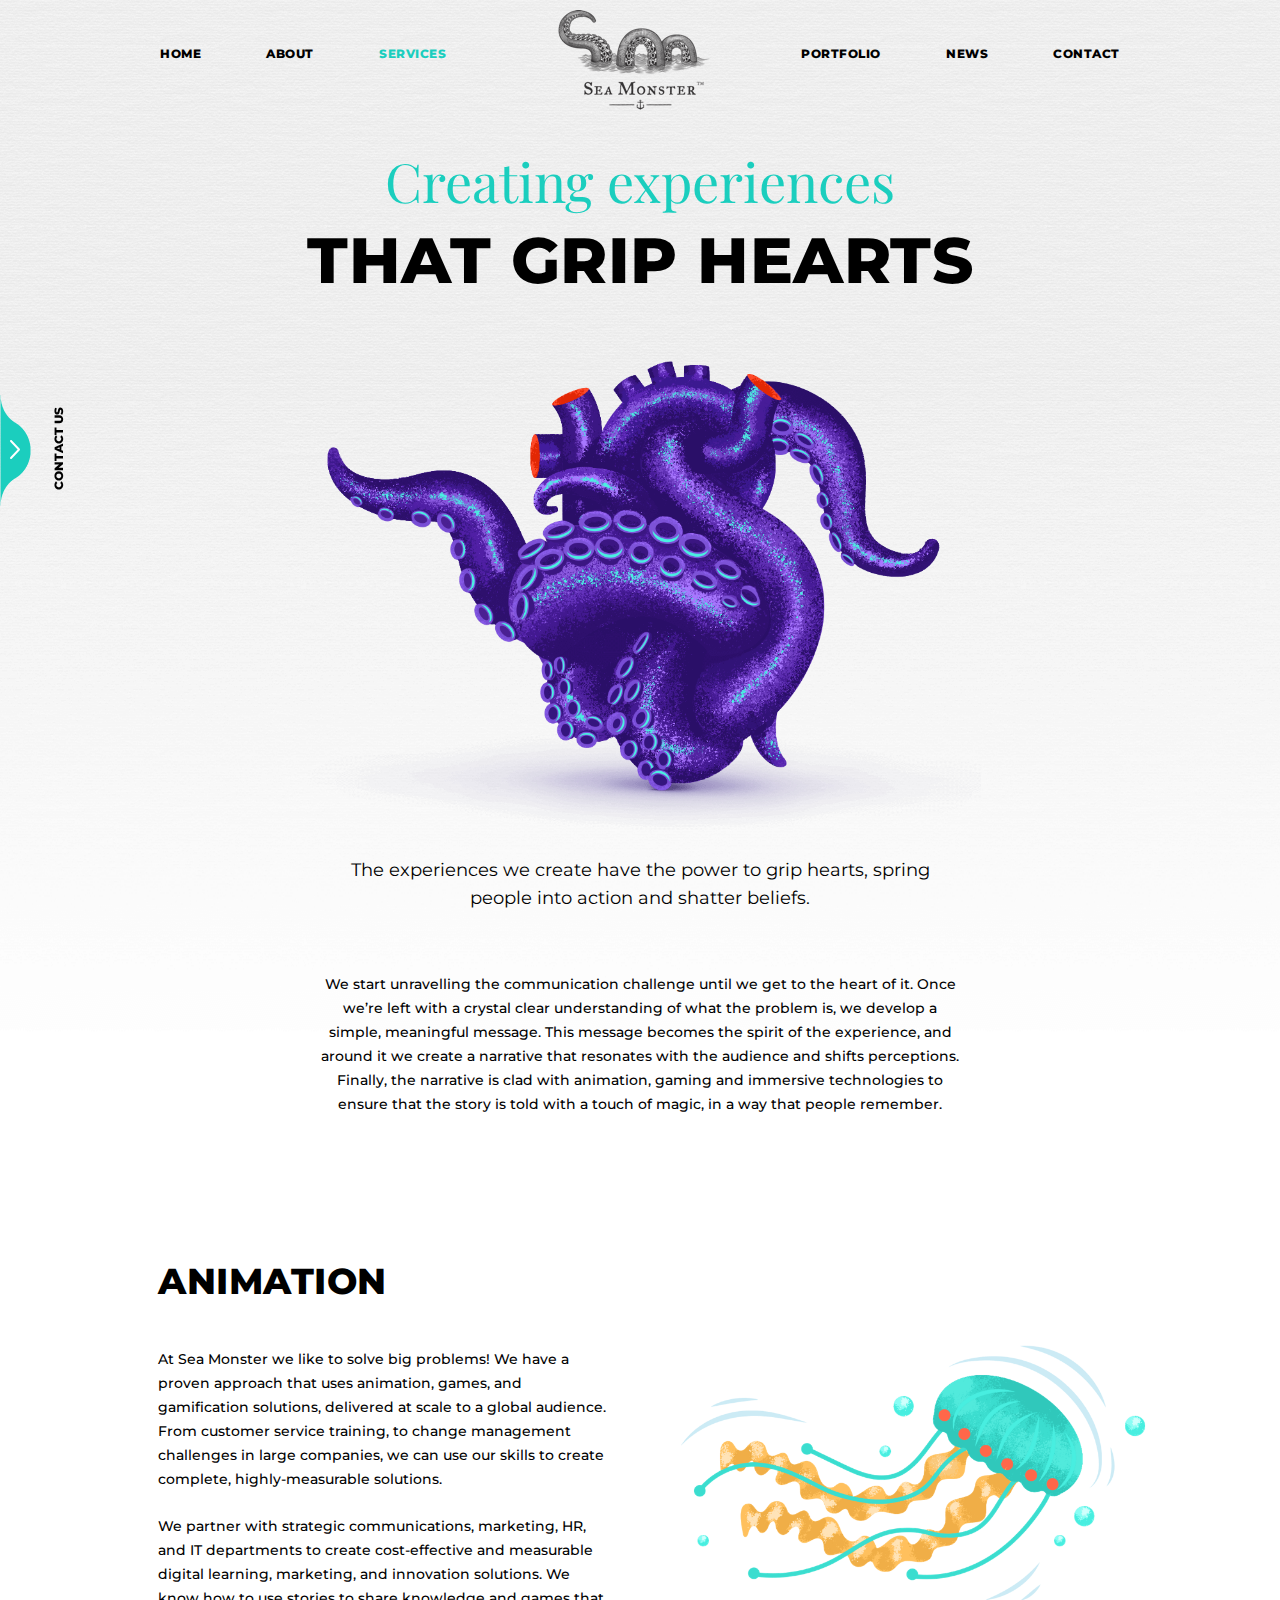
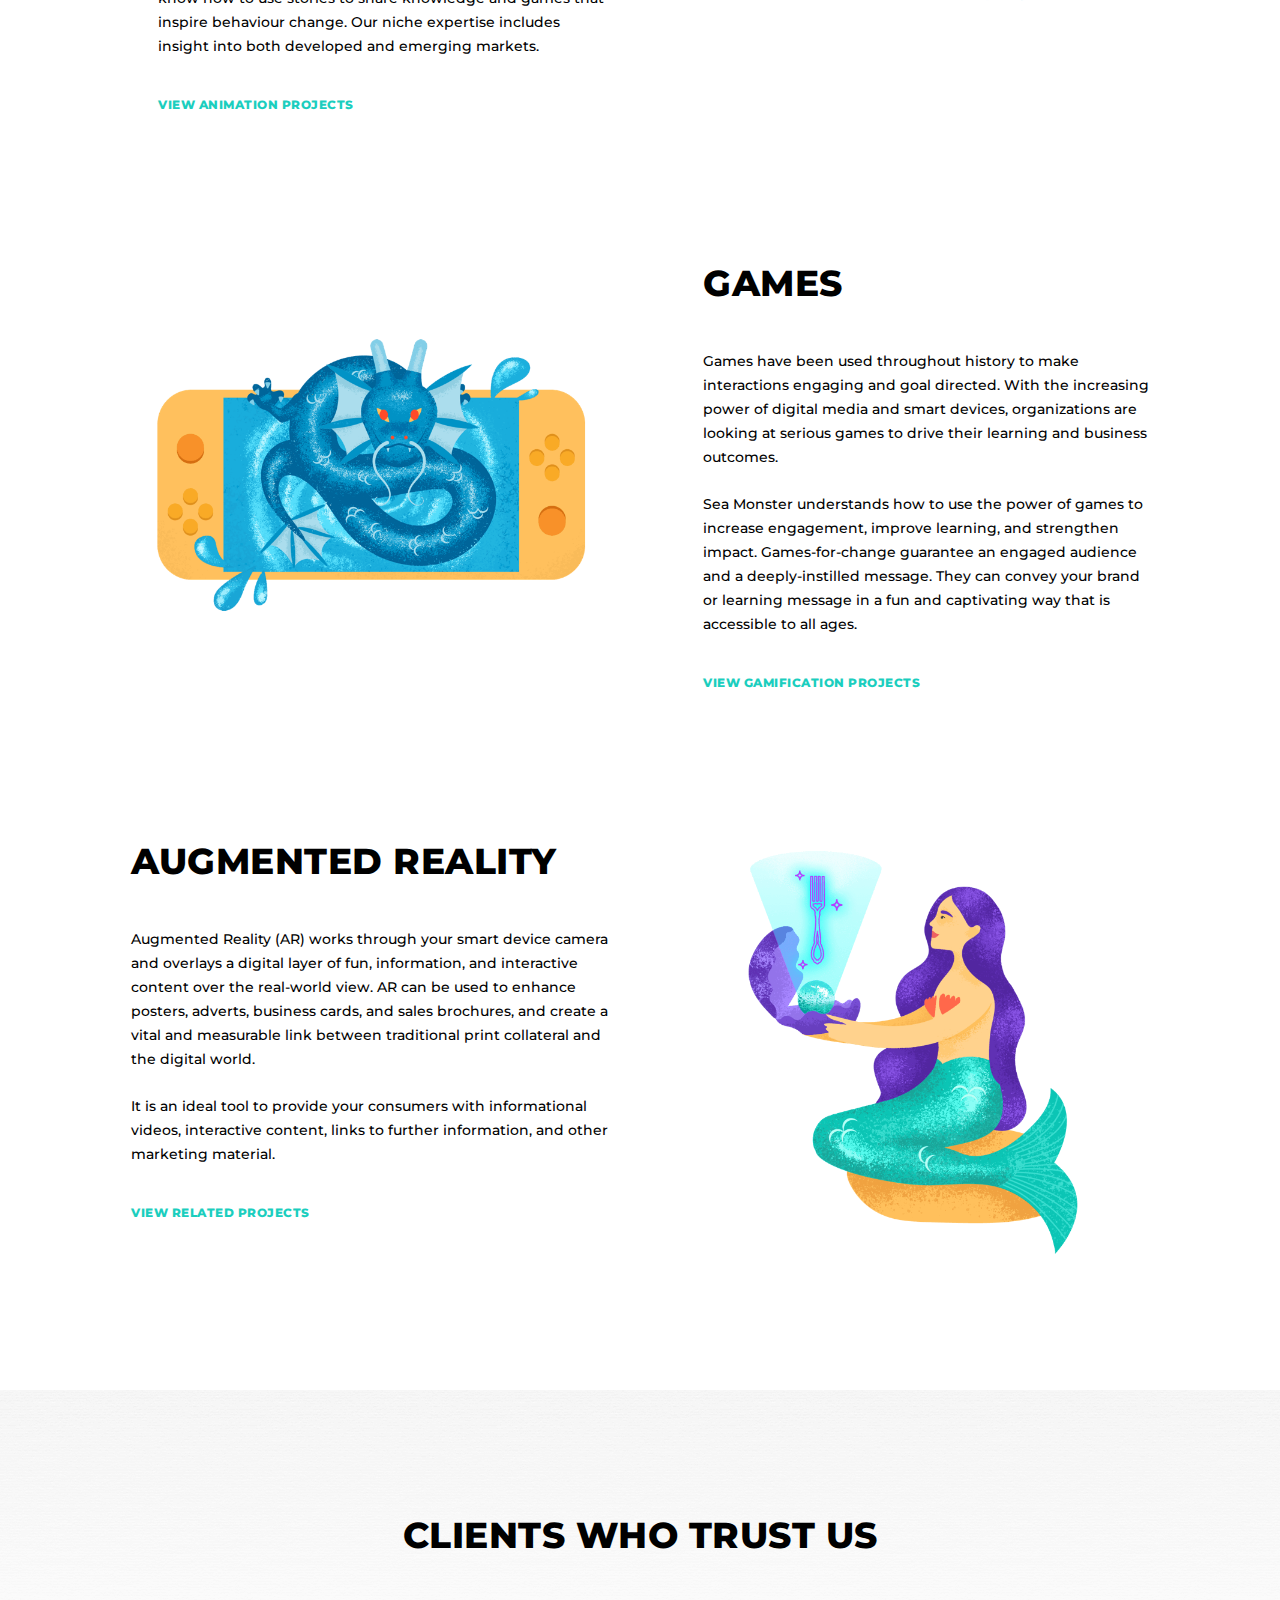
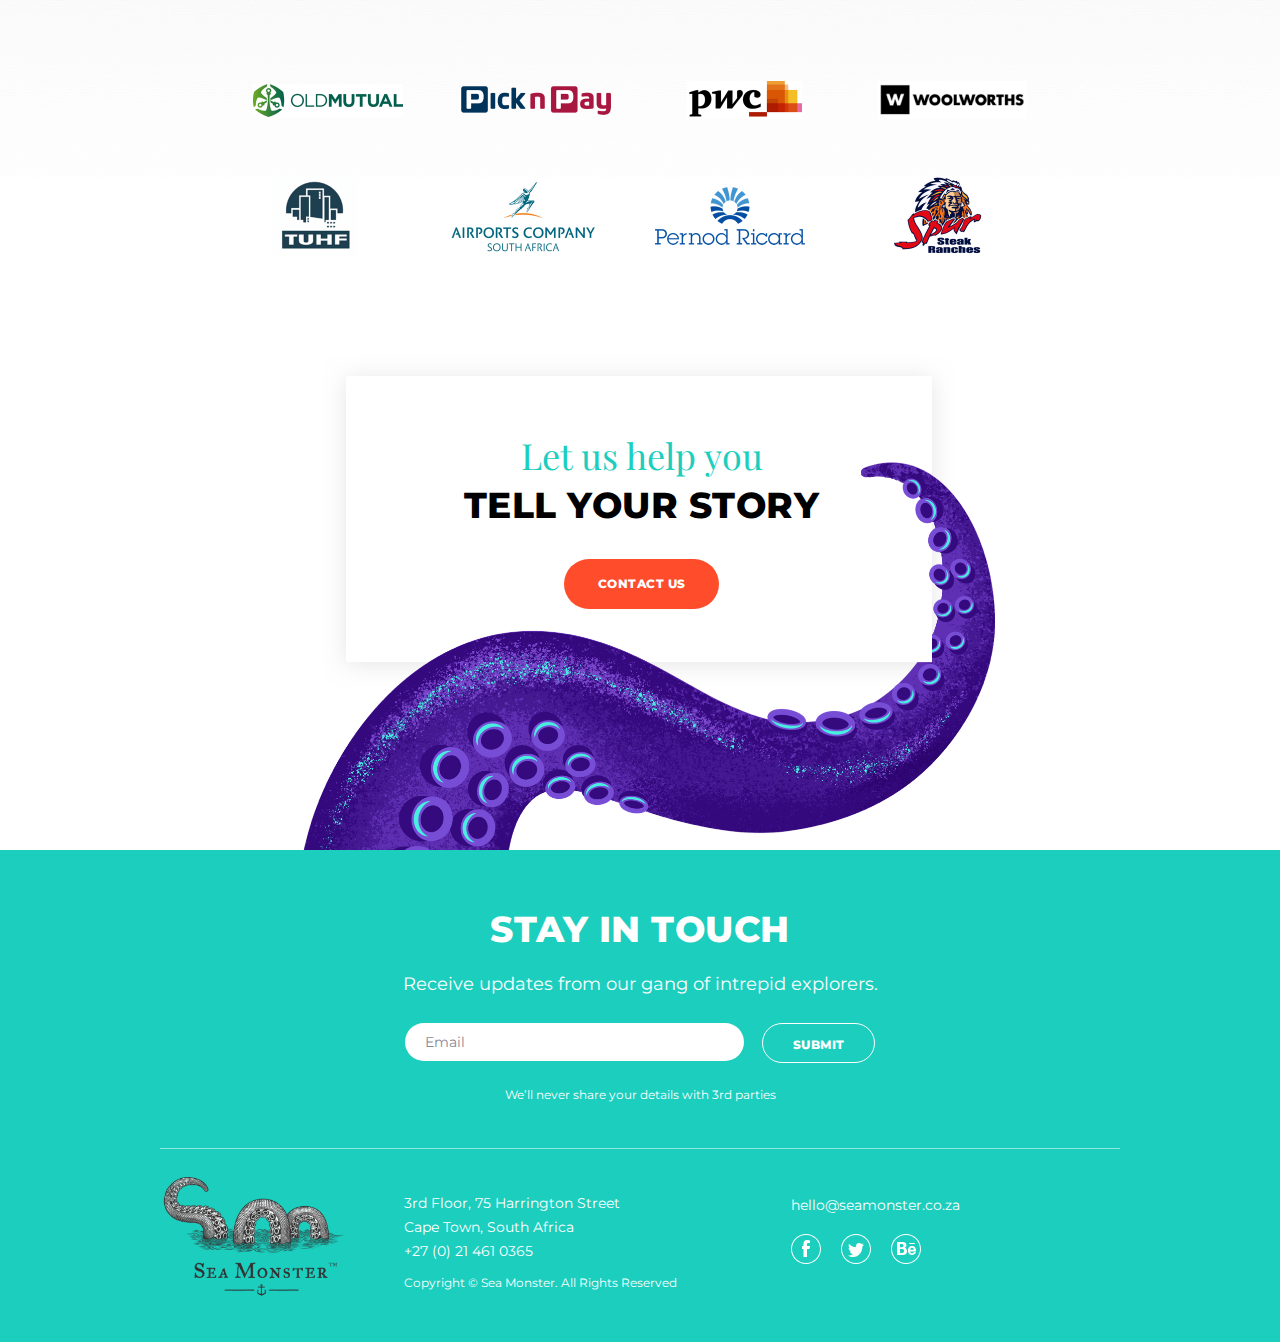
<file: service-page.html>
<!DOCTYPE html>
<html>

<head>
    <meta charset="utf-8">
    <meta name="viewport" content="width=device-width, minimum-scale=1.0, maximum-scale=1.0, initial-scale=1.0, user-scalable=no">
    <meta name="format-detection" content="telephone=no">
    <title> Sea Monster | Service Page </title>
    
    <link rel="icon" href="fav-icon@2x.png" type="image/png">
    <link href="https://fonts.googleapis.com/css?family=Montserrat:300,400,500,700,800|Playfair+Display:400,700" rel="stylesheet">
    <link type="text/css" rel="stylesheet" href="css/flexslider.css">
    <link type="text/css" rel="stylesheet" href="css/style.css">

    <script type="text/javascript" src="scripts/jquery-1.12.4.min.js"></script>
    <script type="text/javascript" src="scripts/jquery.flexslider.js"></script>
    <script type="text/javascript" src="scripts/jquery.slimscroll.min.js"></script>
    <script type="text/javascript" src="scripts/common-scripts.js"></script>

</head>

<body>
    <div class="main-wrap">
       <!-- Beginning Header Section 
        ========================= -->
        <header class="header-wrap">
            <div class="common-wrap clear">
               <div class="logo-wrap">
                   <div class="main-logo"><a href="index.html"><img src="images/seamonster-logo-black.png" alt=""></a></div>
                   <div class="phone-nav">
                       <img src="svgs/menu.svg" alt="">
                   </div>
               </div>
                <div class="main-nav">
                    <ul>
                        <li><a href="index.html">Home</a></li>
                        <li><a href="about-us.html">About</a></li>
                        <li class="current-item"><a href="service-page.html">Services</a></li>
                        <li><a href="portfolio-page.html">Portfolio</a></li>
                        <li><a href="news-landing.html">news</a></li>
                        <li><a href="contact-us.html">Contact</a></li>
                    </ul>
                </div>
            </div>
        </header>
        <!-- // End Header Section 
        ====================== -->
        
        <!-- Beginning Main Content Section 
        =============================== -->
        <sectoin class="main-content-section service-content">
           <div class="side-modal-wrap">
               <div class="rotate-contact-info">
                    <div class="icon-left"><img src="images/blurb-contact-us.png" alt="#"></div>
                    <em>Contact us</em>
                </div>
            </div>
            <section class="hero-section" style="background-image: url(images/texture-gradient.png)">
                <div class="title-text">
                    <h2>Creating experiences</h2>
                    <h1>that grip hearts</h1>
                </div>
                <div class="service-thumb"><img src="images/services-tentacle-heart.png" alt=""></div>
                <div class="title-inner-info clear">
                    <div class="lead-text"> The experiences we create have the power to grip hearts, spring people into action and shatter beliefs. </div>
                    <p>We start unravelling the communication challenge until we get to the heart of it. Once we’re left with a crystal clear understanding of what the problem is, we develop a simple, meaningful message. This message becomes the spirit of the experience, and around it we create a narrative that resonates with the audience and shifts perceptions. Finally, the narrative is clad with animation, gaming and immersive technologies to ensure that the story is told with a touch of magic, in a way that people remember.</p>
                </div>
            </section>
            <section class="content-item-section">
                <div class="common-wrap clear">
                    <div class="content-row-inner">
                        <div class="content-item-row">
                            <div class="content-coll-1">
                                <div class="item-thumb"><img src="images/services-animation.png" alt=""></div>
                            </div>
                             <div class="content-coll-2">
                                <div class="item-text">
                                    <h3>Animation</h3>
                                    <p>At Sea Monster we like to solve big problems! We have a proven approach that uses animation, games, and gamification solutions, delivered at scale to a global audience. From customer service training, to change management challenges in large companies, we can use our skills to create complete, highly-measurable solutions.</p>

                                    <p>We partner with strategic communications, marketing, HR, and IT departments to create cost-effective and measurable digital learning, marketing, and innovation solutions. We know how to use stories to share knowledge and games that inspire behaviour change. Our niche expertise includes insight into both developed and emerging markets.</p>
                                    <a href="#">View Animation Projects</a>
                                </div>
                            </div>
                        </div>
                        <div class="content-item-row">
                            <div class="content-coll-1">
                                <div class="item-thumb"><img src="images/services-gaming.png" alt=""></div>
                            </div>
                             <div class="content-coll-2">
                                <div class="item-text">
                                   <h3>Games</h3>
                                    <p>Games have been used throughout history to make interactions engaging and goal directed. With the increasing power of digital media and smart devices, organizations are looking at serious games to drive their learning and business outcomes.</p>
                                    <p>Sea Monster understands how to use the power of games to increase engagement, improve learning, and strengthen impact. Games-for-change guarantee an engaged audience and a deeply-instilled message. They can convey your brand or learning message in a fun and captivating way that is accessible to all ages.</p>
                                    <a href="#">View Gamification Projects</a>
                                </div>
                            </div>
                        </div>
                        <div class="content-item-row">
                           <div class="content-coll-1">
                                <div class="item-thumb"><img src="images/services-ar.png" alt=""></div>
                            </div>
                             <div class="content-coll-2">
                               <div class="item-text">
                                   <h3>Augmented Reality</h3>
                                    <p>Augmented Reality (AR) works through your smart device camera and overlays a digital layer of fun, information, and interactive content over the real-world view. AR can be used to enhance posters, adverts, business cards, and sales brochures, and create a vital and measurable link between traditional print collateral and the digital world.</p>
                                    <p>It is an ideal tool to provide your consumers with informational videos, interactive content, links to further information, and other marketing material.</p>
                                    <a href="#">View Related Projects</a>
                                </div>
                            </div>
                        </div>
                    </div>
                </div>
            </section>
            <section class="brand-logo-section" style="background-image: url(images/texture-gradient.png)">
                <div class="common-wrap clear">
                    <h3>clients who trust us</h3>
                    <div class="brand-item-wrap">
                        <a href="#"><img src="images/logo-full-oldmutual@2x.png" alt=""></a>
                        <a href="#"><img src="images/logo-full-picknpay@2x.png" alt=""></a>
                        <a href="#"><img src="images/logo-full-pwc@2x.png" alt=""></a>
                        <a href="#"><img src="images/logo-full-woolworths@2x.png" alt=""></a>
                        <a href="#"><img src="images/logo-full-tuhf@2x.png" alt=""></a>
                        <a href="#"><img src="images/logo-full-airports-company@2x.png" alt=""></a>
                        <a href="#"><img src="images/logo-full-pernod-ricard@2x.png" alt=""></a>
                        <a href="#"><img src="images/logo-full-spur@2x.png" alt=""></a>
                    </div>
                </div>
            </section>
            <section class="let-us-help-section">
                <div class="common-wrap clear">
                    <div class="let-us-design-bg">
                        <img src="images/footer-tentacle-card.png" alt="">
                        <div class="let-us-text clear">
                            <span>Let us help you</span>
                            <h3>tell your story</h3>
                            <a href="contact-us.html" class="button-large-red">Contact us</a>
                        </div>
                    
                    </div>
                </div>
            </section>
        </sectoin>
                
        <div class="contact-modal-wrap" id="contact-modal-wrap">
           <div class="contact-modal-info">
                <div class="modal-inner clear">
                    <div class="link-info">
                        <h6>CONTACT US</h6>
                        <a href="tel:+27(0)214610365">+27 (0) 21 461 0365</a><br>
                        <a href="mailto:hello@seamonster.co.za">hello@seamonster.co.za</a>
                    </div>
                    <div class="form-wrap">
                        <h3>send a MESSAGE</h3>
                        <div class="form-info">
                            <form action="#" method="post" class="invalid">
                                <div class="form-row">
                                    <input type="text" value="Ronnie Bester">
                                </div>
                                <div class="form-row error">
                                    <input type="text" value="Email">
                                    <dfn>Enter email address</dfn>
                                </div>
                                <div class="form-row">
                                    <input type="text" value="Phone">
                                </div>
                                <div class="form-row">
                                   <textarea>Message</textarea>
                                </div>
                                <div class="form-row submit">
                                    <input type="submit" value="Submit" class="sub-btn-transparent">
                                </div>
                            </form>
                        </div>
                    </div>
                    <div class="social-wrap">
                        <h6>FOLLOW US</h6>
                        <div class="social-info">
                            <a href="#"><img src="svgs/social-facebook-white.svg" alt=""class="static-icon"><img src="svgs/social-facebook-white-solid.svg" alt="" class="hover-icon"></a>
                            <a href="#"><img src="svgs/social-twitter-white.svg" alt="" class="static-icon"><img src="svgs/social-twitter-white-solid.svg" alt="" class="hover-icon"></a>
                            <a href="#"><img src="svgs/social-behance-white.svg" alt="" class="static-icon"><img src="svgs/social-behance-white-solid.svg" alt="" class="hover-icon"></a>
                        </div>
                    </div>
                </div> 
                <div class="modal-close-wrap" id="modal-close-wrap">
                   <figure>
                       <img src="images/blurb-contact-us.png" alt="#">
                        <!--<svg version="1.1" id="Layer_1" xmlns="http://www.w3.org/2000/svg" xmlns:xlink="http://www.w3.org/1999/xlink" x="0px" y="0px"
                             width="30px" height="110px" viewBox="0 0 30 110" enable-background="new 0 0 30 110" xml:space="preserve">
                        <path fill="#1bcebe" d="M0,110.167c0-11.236,5.421-21.912,14.663-27.412C23.815,77.308,30,66.919,30,55.001
                            c0-11.921-6.185-22.308-15.337-27.755C5.421,21.747,0,11.07,0-0.167V110.167z"/>
                        </svg>-->
                    </figure>
                    <div class="close-icon"><img src="svgs/close.svg" alt=""></div>
                </div>
            </div>
        </div>
        <!-- // End Main Content Section 
        ============================ -->
        
        <!-- Beginning Footer Section 
        ============================ -->
        <seciton class="footer-section">
            <div class="common-wrap clear">
                <div class="footer-top-wrap">
                    <h3>Stay In Touch</h3>
                    <p>Receive updates from our gang of intrepid explorers.</p>
                    <div class="form-wrap">
                        <div class="form-deals">
                            <form action="#" method="post">
                               <div class="form-row error">
                                    <input type="text" value="Email">
                                    <dfn>Enter email address</dfn>
                               </div>
                               <div class="form-row">
                                    <input type="submit" value="Submit" class="sub-btn-transparent">
                               </div>
                                <span>We’ll never share your details with 3rd parties</span>
                            </form>
                        </div>
                    </div>
                </div>
                <div class="footer-lower">
                    <div class="footer-logo"><a href="index.html"><img src="images/seamonster-logo-black@2x.png" alt=""></a></div>
                    <div class="address-wrap">
                        <address>3rd Floor, 75 Harrington Street<br>
                            Cape Town, South Africa
                            <a href="tel:+27(0)214610365">+27 (0) 21 461 0365</a></address>
                            <div class="copyright">Copyright © Sea Monster. All Rights Reserved</div>
                    </div>
                    <div class="social-wrap">
                        <a href="mailto:hello@seamonster.co.za">hello@seamonster.co.za</a>
                        <div class="social-info">
                            <a href="#"><img src="svgs/social-facebook-white.svg" alt=""class="static-icon"><img src="svgs/social-facebook-white-solid.svg" alt="" class="hover-icon"></a>
                            <a href="#"><img src="svgs/social-twitter-white.svg" alt="" class="static-icon"><img src="svgs/social-twitter-white-solid.svg" alt="" class="hover-icon"></a>
                            <a href="#"><img src="svgs/social-behance-white.svg" alt="" class="static-icon"><img src="svgs/social-behance-white-solid.svg" alt="" class="hover-icon"></a>
                        </div>
                    </div>
                </div>
            </div>
        </seciton>
        
        <!-- // End Footer Section 
        ============================ -->
        
    </div>

</body>

</html>
</file>
<file: css/style.css>
/* Fonts style */


/*  font-family: 'Montserrat', sans-serif;
font-family: 'Playfair Display', serif; */




/* // End Fonts style */




/*	Resets
	------	*/

html, body, div, span, object, iframe, h1, h2, h3, h4, h5, h6, 
p, blockquote, pre, a, abbr, address, cite, code, del, dfn, em, 
img, ins, kbd, q, samp, small, strong, sub, sup, var, b, i, hr, 
dl, dt, dd, ol, ul, li, fieldset, form, label, legend, 
table, caption, tbody, tfoot, thead, tr, th, td,
article, aside, canvas, details, figure, figcaption, hgroup, 
menu, footer, header, nav, section, summary, time, mark, audio, video {
	margin: 0;
	padding: 0;
	border: 0;
}

ul{ 
    list-style: none;
}
article, aside, canvas, figure, figure img, figcaption, hgroup,
footer, header, nav, section, audio, video {
	display: block;
}

.clear:after{content:".";display:block;clear:both;visibility:hidden;line-height:0;height:0}
a img{
    border:0;
}
a,input,select,textarea{
    outline:none;
}
input::-moz-focus-inner{
    border:0; padding: 0;
}

img{
    float: left;
}

/* Selection colours (easy to forget) */

img::selection 		{background: transparent;}
img::-moz-selection	{background: transparent;}
a{text-decoration: none; display: inline-block;}
/*a:hover{text-decoration: underline; -webkit-transition: all .2s ease-in-out; -moz-transition: all .2s ease-in-out; transition: all .2s ease-in-out;}*/



/*		Default Layout 
-------------------------------------------------------------------------------
*/

body {background: rgb(255,255,255); color: #000000; -webkit-text-size-adjust: 100%; -moz-text-size-adjust:100%; -moz-osx-font-smoothing:grayscale;-webkit-font-smoothing:antialiased; overflow-x: hidden; overflow-y:auto;font-family: 'Montserrat', sans-serif; font-size: 14px; line-height: 24px; font-weight: 400; font-style: normal; }

*{-webkit-box-sizing: border-box;-moz-box-sizing:border-box; box-sizing: border-box;}

h1,h3,h4{float: left;text-transform: uppercase; font-size: 64px; line-height: 74px; letter-spacing: 0.5px;font-family: 'Montserrat', sans-serif;font-weight: 800;  }
h2{float: left; font-size: 54px;line-height: 60px; color: #1bcebe; font-family: 'Playfair Display', serif; font-weight: 400;}
h3{font-size: 36px;line-height: 50px; }
h4{font-size: 24px;line-height: 24px;}

h6{font-size: 18px; line-height: 24px; color: #000000; font-weight: 800;}



.sub-btn-transparent{float: left; width: 100%;  border-radius: 20px; border: 1px solid #ffffff; font-size: 12px; line-height: 40px; height: 40px;font-family: 'Montserrat', sans-serif; background: transparent; font-weight: 800; color: #ffffff; text-align: center;cursor: pointer; -webkit-transition: all .2s ease-in-out; -moz-transition: all .2s ease-in-out; transition: all .2s ease-in-out; letter-spacing: 0.5px; text-transform: uppercase;}

.button-large-red{float: left; text-align: center; width: 188px; border-radius: 25px; height: 50px; color: #ffffff; background: #ff4c2a; font-size: 12px; line-height: 50px; text-transform: uppercase; font-weight: 800;letter-spacing: 0.5px;  -webkit-transition: all .2s ease-in-out; -moz-transition: all .2s ease-in-out; transition: all .2s ease-in-out;}




.main-wrap{float: left; width: 100%; position: relative; height: 100%; overflow: hidden}
header,nav,footer,figure,section{float: left;width: 100%; }
.common-wrap{margin: 0 auto; max-width:1000px; padding: 0 20px; clear: both; }
.header-wrap{float: left;width: 100%; position: absolute; left: 0; top: 0; z-index: 9999;}
.header-wrap .common-wrap{position: relative; }
.logo-wrap{position: absolute; left: 50%; top:10px; -webkit-transform: translateX(-50%); -moz-transform: translateX(-50%); transform: translateX(-50%);z-index: 2; }
.main-logo{float: left; width: 170px; }
.main-logo img,.hero-thumb img,.content-item figure img{float: left; width: 100%; }
.main-nav{float: left; width: 100%;padding: 24px 0 26px }
.main-nav ul{list-style: none; margin: 0; padding: 0; float: left; width: 100%; display: -webkit-box; display: -moz-box; display: -ms-flexbox; display: -webkit-flex; display: flex; -webkit-flex-flow: row wrap; -webkit-box-pack: justify; -moz-box-pack: justify; -ms-flex-pack: justify; -webkit-justify-content: space-between; justify-content: space-between;}
.main-nav ul li{margin:0 2%;}
.main-nav ul li:nth-child(3){margin-right:24%; }
.main-nav ul li:nth-child(4){margin-left:17%; }
.main-nav ul li a{font-size: 12px; line-height: 14px; padding: 23px 0; letter-spacing: 0.5px; color: #000000; text-transform: uppercase;font-weight: 800; position: relative;}
.main-nav ul li a:after{position: absolute; left: 0; bottom: 10px; width: 100%; height: 2px;background:#000000; content: ''; z-index: 10; opacity: 0; visibility: hidden;-webkit-transition: all .2s ease-in-out; -moz-transition: all .2s ease-in-out; transition: all .2s ease-in-out;}
.main-nav ul li a:hover:after{opacity: 1; visibility: visible;-webkit-transition: all .2s ease-in-out; -moz-transition: all .2s ease-in-out; transition: all .2s ease-in-out; }
.main-nav ul li.current-item a{color:#1bcebe;}


.main-content-section{float: left; width: 100%;  position: relative;/*padding-top: 109px;*/}
.hero-section{float: left; width: 100%;padding-top: 151px;position: relative;background-repeat:no-repeat; background-position: bottom;}


.title-text{float: left; width: 100%; }
.title-text h1,.title-text h2{text-align: center;float:none; }
.hero-section .title-text h1{margin-top: 12px;}
.hero-thumb{float:right; max-width: 1285px; width: 100%;margin-top: 55px; padding-left: 100px;}
.side-modal-wrap{position: absolute; left: 0; top: 0; height: 100%; height: 100vh;}
.rotate-contact-info{position: fixed; left: 0; top: 50%; -webkit-transform: translateY(-50%); -moz-transform: translateY(-50%); transform: translateY(-50%); width: 72px; z-index: 10;cursor:pointer}
.icon-left{float: left;width: 30px; height: 110px; position: relative;}
.icon-left:after{position: absolute; left: 0; top: 50%;-webkit-transform: translateY(-50%); -moz-transform: translateY(-50%); transform: translateY(-50%); background-image: url(../svgs/arrow.svg); background-position: center center; background-repeat: no-repeat; background-size: 30px; width: 30px; height: 30px; content: ''; z-index: 10; }
.rotate-contact-info em{float: right; position: absolute; right: -30px; top: 41%; -webkit-transform: translateY(-50%); -moz-transform: translateY(-50%); transform: translateY(-50%); width: 86px; z-index: 30; font-size: 12px; line-height: 14px; font-style: normal; text-transform: uppercase; font-weight: 800; -webkit-transform: rotate(-90deg); -moz-transform: rotate(-90deg); -ms-transform: rotate(-90deg); -o-transform: rotate(-90deg);}
.hero-text{margin: 0 auto; max-width: 640px; clear: both;padding: 68px 0 62px; overflow: hidden}
.hero-text p{float: left;width: 100%;text-align: center; font-size: 18px; line-height: 28px;font-weight: 300; }


.why-we-move-section{float:left; width: 100%; margin-top: 76px;}
.content-item-wrap{float: left;width: 100%; }
.content-row{float: left;width: 100%;position: relative}
.left-text{float: left;max-width: 506px; width:52.70833333333333%; }
/*.why-we-move-section .content-row:first-child .content-item{margin-left:7.302300347222222%; } */
.left-text p{float: left; width: 100%; margin-top: 27px; }

.why-we-move-section .overlay-text{padding: 60px 30px 40px;/* opacity: 1*/}
.why-we-move-section .overlay-text h6{float: none;text-align: center;color: #ffffff; position: relative;bottom: auto }
.why-we-move-section .overlay-text p{text-align: center; width: 100%; padding-top: 30px;}
/*.blue.overlay-text{background-color: #6131b7}*/
.navy-blue.overlay-text{background-color: #34b2dc}
.yellow.overlay-text{background-color: #ffc35d}
.turquoise.overlay-text{background-color: #1bcebe}
.dark-blue.overlay-text{background-color: #354aaa}
.purple.overlay-text{background-color: #6131b7}
.why-we-move-section .content-row-info .content-row:first-child .content-item:first-child .overlay-text{padding-top: 40px;}
/*.why-we-move-section .content-item{perspective: 1000px;z-index: 1; position: relative;}*/



.why-we-move-section .content-item{position: relative; cursor: pointer}

.why-we-move-section .content-item .overlay-text { -webkit-backface-visibility: hidden; -moz-backface-visibility: hidden; -ms-backface-visibility: hidden; -webkit-transition: 0.3s; -moz-transition: 0.3s; -o-transition: 0.3s; -ms-transition: 0.3s; transition: 0.3s; -webkit-transform-style: preserve-3d;  -moz-transform-style: preserve-3d;  -o-transform-style: preserve-3d; -ms-transform-style: preserve-3d; transform-style: preserve-3d; -webkit-transform: perspective(600px) rotateX(-70deg); -moz-transform: perspective(600px) rotateX(-70deg); -o-transform: perspective(600px) rotateX(-70deg); -ms-transform: perspective(600px) rotateX(-70deg); -webkit-transform: perspective(600px) rotateX(-70deg); -moz-transform: perspective(600px) rotateX(-70deg); -o-transform: perspective(600px) rotateX(-70deg); -ms-transform: perspective(600px) rotateX(-70deg); transform: perspective(600px) rotateX(-70deg); position: absolute; top: 0; left: 0;z-index: 50 }

.why-we-move-section .content-item:hover .overlay-text{-webkit-transform: rotateX(0deg);  -moz-transform: rotateX(0deg); transform: rotateX(0deg); opacity: 1; visibility: visible; -webkit-transition: 0.3s; -moz-transition: 0.3s; -o-transition: 0.3s; -ms-transition: 0.3s; transition: 0.3s; border-left: 0; }

.why-we-move-section .content-item:hover{z-index: 7}
.content-row-wrap{float: left; width: 100%;margin-top: 73px; }
.content-row-wrap h4{font-family: 'Playfair Display', serif;color: #1bcebe;text-transform: unset; font-weight: 400; width: 58%; padding-right: 30px;}
.content-row-info{float: left ;width: 100%;margin-top: 40px;position: relative; z-index: 1;}
.content-item{float: left; max-width: 320px; width:33.33333333333333%;padding: 13px 30px 115px 17px;position: relative;border: 1px solid #dfe1ea; /*border-right: 0;border-bottom: 0; */ position: relative; z-index: 5;}
.content-item figure{float: none;max-width: 156px; width: 100%;  margin: 0 auto; clear: both; padding-top:15px;overflow: hidden}
.content-item dfn{float: left; font-size: 16px;line-height: 26px; color: #868998;font-family: 'Playfair Display', serif; font-weight: 800; font-style: normal; }
.content-item h6{ position: absolute; left: 50%; bottom: 20px; width: 100%; z-index: 5; -webkit-transform: translateX(-50%); -moz-transform: translateX(-50%); transform: translateX(-50%); text-align: center; clear: both;}
.content-row-info .content-row:first-child .content-item:last-child{position: absolute; right: 2px; top: -100%; margin-top: 1px;}
.content-row-info .content-row:first-child .content-item:first-child{border-right: 0;}
.content-row-info .content-row:nth-child(2) .content-item:first-child{margin-left: 33.33333333333%}
.content-row-info .content-row:nth-child(2) .content-item:first-child{border-top: 0; border-right: 0;}
.content-row-info .content-row:nth-child(2) .content-item:last-child{margin-top: -1px;}

.contact-modal-wrap::-webkit-scrollbar{ display: none;}
.contact-modal-wrap{ -ms-overflow-style: none; -moz-box-orient: vertical; overflow: -moz-scrollbars-none;}
 
.contact-modal-wrap{position: fixed; left: 0; top: 0; max-width: 630px; width: 100% !important; max-height: 907px; overflow-y: auto; z-index: 99999; padding-right: 30px; -webkit-transform: translateX(-100%); transform: translateX(-100%);transition: all 0.3s ease;}
.contact-modal-info{float: left; width: 100%;/* height: 100vh; overflow-y: auto; */background: #1bcebe; padding: 50px 0; /*position: relative; z-index: 10;*/  -moz-box-orient: vertical;
    overflow: -moz-scrollbars-none;}
.modal-inner{margin: 0 auto; max-width: 347px; /*width: 100%;*/ padding-left: 1px; }
.modal-close-wrap{position: absolute; right: 1px; width: 30px; top: 50%; -webkit-transform: translateY(-50%); -moz-transform: translateY(-50%); transform: translateY(-50%); z-index: 20; cursor: pointer}
.modal-close-wrap figure{float: left; width: 100%; }
.close-icon{position: absolute; left: -10px; top: 50%; -webkit-transform: translateY(-50%); -moz-transform: translateY(-50%); transform: translateY(-50%); width: 30px;height: 30px;z-index: 10;}
.close-icon img{float: left; width: 100%; }
.expand #contact-modal-wrap{-webkit-transform: translateX(0);transform: translateX(0); transition: all 0.3s ease;}
.link-info{float:left;width:100%;text-align: center;   }
.link-info h6,.social-wrap h6{ float: none;text-align: center; font-size: 16px;line-height: 26px; color: #ffffff; font-weight: 800; }
.link-info a{text-align: center; font-size: 14px;line-height:24px; color: #ffffff;clear: both;}
.link-info a:nth-child(2){margin-top: 10px; }
.form-wrap{float: left; width: 100%; padding-top: 106px; clear: both; }
.form-wrap h3{float: none; text-align: center; text-transform: uppercase; color: #ffffff; font-weight: 800;letter-spacing: 0.5px; }
.form-info{float: left; width: 100%; margin-top: 30px;}
.form-row{float: left ;width: 100%; margin-top: 15px; }
.form-row:first-child{margin-top: 0px; }
.contact-modal-wrap .form-row{padding: 0 4px;}
.form-row input[type="text"],.form-row textarea{float: left; width: 100%; border-radius: 22px; height: 40px; background: #ffffff; font-size: 14px;border: 2px solid transparent; line-height: 24px; padding: 8px 8px 8px 20px;font-family: 'Montserrat', sans-serif;font-weight: 400;  color: #868998;  }
.form-row input[type="text"]:focus,.form-row textarea:focus,.form-deals .form-row input[type="text"]:focus{border: 2px solid #00a193; color: #000000;}
.value-added input[type="text"], .value-added textarea, .form-deals .form-row.value-added input[type="text"]{color: #000000;}

.form-row textarea{height: 120px; border-radius: 20px; resize: none;}
.submit{margin-top: 25px;}
.social-wrap{float: left; width: 100%; margin-top: 109px; clear: both;text-align: center; }
.social-info{float: left; width: 100%; }
.social-info a,.hover-icon{display: inline-block; text-align: center;width: 30px; height: 30px; margin: 15px 10px 0;position: relative;z-index: 1; /*-webkit-transition: all .2s ease-in-out; -moz-transition: all .2s ease-in-out; transition: all .2s ease-in-out;*/}
.hover-icon{position: absolute; left: 0; top: 0;z-index: 2; margin: 0; opacity: 0;}
.social-info a img{float: left; width: 100%; }
.social-info a:hover .hover-icon,.team-item-wrap .article-item:hover .hover-icon{opacity: 1;} 
.social-info a:hover .static-icon,.team-item-wrap .article-item:hover .static-icon{display: none;-webkit-transition: all .2s ease-in-out; -moz-transition: all .2s ease-in-out; transition: all .2s ease-in-out;}
.content-item-section{float: left;width: 100%;margin-top:66px; padding: 74px 0 80px;background: linear-gradient(to bottom, rgba(255, 255, 255, 0), #ffffff);}
.content-item-section h3{float: none; text-align: center}
.content-row-inner{float: left; width: 100%; padding: 0 20px;}
.content-item-row{float: left; width: 100%;margin-top: 80px; display: -webkit-box; display: -moz-box; display: -ms-flexbox; display: -webkit-flex; display: flex; -webkit-flex-flow: row wrap; -webkit-box-pack: justify; -moz-box-pack: justify; -ms-flex-pack: justify; }
.content-coll-1,.content-coll-2{float: left;width: 50%; position: relative;}
.item-thumb{float: left; max-width: 388px; width:84.34782608695652%;margin-left: 16.84782608695652% }
.item-thumb img{float: left; width: 100%;}
.item-text{float: left; max-width: 326px; width:70.8695652173913%;margin-right: 16.84782608695652%  }
.item-text h4{float: left; text-align: left; text-transform:uppercase; }
.item-text p{float: left; width: 100%;font-size: 18px; line-height: 28px; font-weight: 300; text-align: left; margin-top: 20px; color: #000000}
.content-item-row:nth-child(odd) .content-coll-1,.content-item-row:nth-child(even) .content-coll-2{ -webkit-box-ordinal-group: 2; -webkit-order: 2; -moz-order: 2; -ms-order: 2; order: 2;}
.content-item-row:nth-child(even) .content-coll-1,.content-item-row:nth-child(odd) .content-coll-2{ -webkit-box-ordinal-group: 1; -webkit-order: 1; -moz-order: 1; -ms-order: 1; order: 1;}
.content-item-row:nth-child(odd) .content-coll-2 .item-text{float: right;text-align:right}
.content-item-row:nth-child(odd) .content-coll-2 .item-text h4,.content-item-row:nth-child(odd) .content-coll-2 .item-text p{text-align: right; float: none; }
.content-item-row:nth-child(even) .content-coll-2 .item-text{margin: 0 0 0 16.84782608695652% }
.content-item-row:nth-child(even) .content-coll-1 .item-thumb{margin:0 16.84782608695652% 0 0 }
.content-item-section a.button-large-red{text-align: center;}
.button-link{margin: 0 auto; clear: both; overflow:hidden;width: 188px; padding-top: 84px; }
.button-link a:hover,.let-us-text a.button-large-red:hover { background: #d12100;-webkit-transition: all .2s ease-in-out; -moz-transition: all .2s ease-in-out; transition: all .2s ease-in-out;}
.features-details-section{float: left; width: 100%; padding:60px 0 80px; background-repeat: no-repeat; background-position:bottom; background-size: 100% 100%;}
.features-details-section h3,.news-details-section h3{float: none; text-align: center}
.features-item-wrap{float:left; width: 100%; margin-top: 60px; }
.content-item-row:first-child .content-coll-2,.content-item-row:nth-child(2) .content-coll-2{padding-top: 43px;}
.content-item-row:nth-child(3) .content-coll-2{padding-top:93px;}
.content-item-row:nth-child(4){margin-top: 74px;}
.content-item-row:nth-child(4) .content-coll-2{padding-top:40px;}
.features-details-section .button-link{padding-top: 50px;}
.article-item{float: left; max-width: 307px; width:31.97916666666667%; margin-left: 2.03125%;  box-shadow: 0 5px 11px 0 rgba(0, 0, 0, 0.07); background: #ffffff; -webkit-transition: all .2s ease-in-out; -moz-transition: all .2s ease-in-out; transition: all .2s ease-in-out; display: inline-block; position: relative;}
/* Safari 7.1+ */
/*@media screen and (-webkit-min-device-pixel-ratio:0) { 
    .article-item { float: none; margin-left: 1.6%;} 
    
}*/

.article-item:nth-child(3n+1){margin-left:0px; clear: both;}
.article-thumb{float: left; width:100%; position: relative; z-index: 1; }
.article-thumb figure{float: left; width: 100%; }
.article-thumb figure img{float: left; width: 100%; }
.article-text{float: left; width: 100%; padding: 15px 15px 21px 25px; }
.article-text span,.article-text dfn,.news-short-text span,.news-short-text dfn{float: left; width: 100%; font-size: 16px; line-height: 26px; color: #868998;font-family: 'Playfair Display', serif;font-weight: 800;   }
.article-text dfn,.news-short-text dfn{color: #000000;font-style:normal; font-family: 'Montserrat', sans-serif;margin-top: 5px; clear: both;  }
.wave-bg-wrap{position: absolute; right: 0; bottom: -1px; z-index: 30; width: 110px; height: 30px; background-image: url(../images/blurb.png); background-repeat: no-repeat; background-position: bottom right; background-size: 110px; }
.wave-bg-wrap figure{position: absolute; left: 50%; top: 0px; -webkit-transform: translateX(-50%); -moz-transform: translateX(-50%); transform: translateX(-50%); z-index: 10; width: 60px; height: 60px; }
.about-content .wave-bg-wrap figure{top: 10px;}
.overlay-text{position: absolute; left: 0; top: 0; width: 100%; height: 100%; z-index: 5;background-color: rgba(0, 0, 0, 0.8); padding: 40px 38px; opacity: 0;-webkit-transition: all .2s ease-in-out; -moz-transition: all .2s ease-in-out; transition: all .2s ease-in-out;}
.overlay-text p{float: left; width: 100%;font-size: 14px;line-height: 24px; color: #ffffff;}
.overlay-text span{float: left;position:absolute; left: 38px; bottom: 80px;z-index: 5; font-weight: 800; text-transform: uppercase; color: #ff4c2a; letter-spacing: 0.5px; font-size: 12px; line-height: 14px; }
.article-item:hover .overlay-text{opacity: 1;-webkit-transition: all .2s ease-in-out; -moz-transition: all .2s ease-in-out; transition: all .2s ease-in-out;} 


.news-details-section{float: left; width: 100%; margin-top: 140px;}
.news-short-text{float: left; width: 100%; padding: 20px 24px 35px;position: relative; }
.news-details-wrap{float: left; width: 100%; margin-top: 60px;}
.news-details-section .article-item{box-shadow: none}
.news-short-text span{position: relative;padding-left: 18px; float: left; display: inline-block; clear: none; width: auto}
.news-short-text span:after{position: absolute; left:8px; top: 5px; width: 2px; height: 16px; background: #868998; content: ''; z-index: 10;}
.news-short-text span:first-child:after{display: none}
.news-short-text span:first-child{padding-left: 0px;}
.news-short-text a{float: left; display: inline-block;position: absolute; left: 24px; bottom: 0px;color: #ff4c2a;}
.news-short-text a:hover{color: #d12100}
.news-short-text p{float: left; width: 100%;margin-top: 20px; }
.news-short-text dfn{margin-top: 18px;}
.let-us-help-section{float: left; width: 100%; margin-top: 57px;}
.let-us-help-section .common-wrap{max-width: 750px; padding-left:38px; }
.let-us-design-bg{float: left; width: 100%; position: relative; z-index: 1;}
.let-us-design-bg img{float: left;width: 100%; }
.let-us-text{position: absolute; left: auto; top:102px; z-index: 10; width: 100%; text-align: center;}
.let-us-text span{display:block; text-align: center;font-size: 36px;line-height: 50px; font-weight: 400;font-family: 'Playfair Display', serif; color: #1bcebe; }
.let-us-text h3{float: none;text-align: center; color: #000000; letter-spacing: 0.5px; font-weight: 800;font-family: 'Montserrat', sans-serif; }
.let-us-text a.button-large-red{margin-top: 29px;float: none;width: 155px;text-align: center; clear: both; display: inline-block; }
.phone-nav{position: absolute; right: 20px; top: 20px; width: 30px; height: 30px; z-index: 10;display: none; }
.phone-nav img{float: left; width: 100%;}
/*===================== // End Home Page Style ====================*/

/*===================== Beginning About Page Style ====================*/
.hero-slider-details-wrap{float: left;width: 100%; margin-top: 31px; padding: 0 100px; }
.hero-slider-info{ margin: 0 auto; clear: both; max-width: 710px;background-repeat: no-repeat; background-position: center center; background-size: contain; min-height: 400px;}
.hero-slider-info .flex-control-paging li a,.hero-slider-info .flex-control-nav li{width: 11px; height: 11px;}
.hero-slider-info .flex-control-nav li a{border: 1px solid #1bcebe; border-radius: 50px;}
.hero-slider-info .flex-control-nav li a.flex-active{background: #1bcebe;}
.flex-control-paging li a{background: transparent;}
.slider-wrap{margin: 0 auto; max-width: 480px; padding: 0 20px; position: relative; min-height: 314px;}
.slider-content{float: left;width: 100%; text-align: center; margin-top: 109px;}
.slider-content figure{float: none; margin: 0 auto;width: 84px; height: 70px;}
.slider-content figure img{float: left; width: 100%; }
.slider-content p{text-align: center; font-size: 18px; line-height: 28px; color: #000000; margin-top: 15px;}
.hero-section h3{text-align: center; float: none;color: #1bcebe;font-family: 'Playfair Display', serif; font-weight: 400; text-transform: inherit}
.about-content .hero-section{padding-top: 159px;}
.hero-slider-inner .flex-control-nav{bottom: -180px; z-index:2 !important;}
.team-details-section{float: left; width: 100%; margin-top: 72px;}
.title-inner-info{max-width:800px; margin: 0 auto; clear: both; text-align: center; }
.title-inner-info h3{float: none;text-align: center; }
.lead-text{float: left; width: 100%; text-align: center; font-size: 18px; line-height:28px; margin-top: 40px; font-weight: 300; color: #000000;}
.title-inner-info p{float:none; text-align:center;padding-top:40px; clear: both; }
.team-item-wrap{float: left;width: 100%; margin-top: 80px; display: -webkit-box; display: -moz-box; display: -ms-flexbox; display: -webkit-flex; display: flex; -webkit-flex-flow: row wrap; -webkit-box-pack: justify; -moz-box-pack: justify; -ms-flex-pack: justify;}
.team-item-wrap .wave-bg-wrap figure{width: 30px; height: 30px;}
.team-item-wrap .article-item{margin-top: 20px;}
.team-item-wrap .article-item:nth-of-type(-n+3){margin-top:0px;}
.about-content .let-us-help-section{margin-top: 92px;}
/*===================== // End About Page Style ====================*/

/*===================== Beginning Service Page Style ====================*/
.service-thumb{margin: 0 auto; max-width: 881px; clear: both;padding: 64px 100px 0 100px;clear: both; overflow: hidden}
.service-thumb img{float:left; width: 100%;}
.service-content .title-inner-info{max-width: 640px;}
.service-content .title-inner-info .lead-text{margin-top: 17px;}
.service-content .title-inner-info p{padding-top: 60px;}
.service-content .content-item-section .common-wrap{max-width:1066px; padding-left: 24px;}
.service-content .content-item-section .content-row-inner{padding: 0;}
.service-content .content-item-section .content-coll-1{max-width: 480px; width:46.96673189823875%; margin-left:6.066536203522505% }
.service-content .content-item-section .content-coll-2{max-width: 480px; width:46.96673189823875%; padding: 0 3px 0 27px }
.service-content .content-item-section .content-coll-1 .item-thumb{width: 100%; max-width: 100%; margin: 0; padding-top: 14px;}
.service-content .content-item-section .content-coll-2 .item-text{width: 100%; max-width: 100%; margin: 0}
.service-content .content-item-section .content-coll-2 .item-text p{float: left; width: 100%; font-size: 14px; line-height: 24px; text-align: left; font-weight: 400; margin-top: 23px; }
.service-content .content-item-section .content-coll-2 .item-text p:nth-child(2){margin-top: 41px;}
.service-content .content-item-section .content-coll-2 .item-text h3{ float: left; }
.service-content .content-item-section .content-coll-2 .item-text a{font-size: 12px; line-height: 14px; float: left; display: inline-block; margin-top: 40px; font-weight: 800;text-transform: uppercase; color: #ff4c2a; letter-spacing: 0.5px; position: relative;}
.service-content .content-item-section .content-coll-2 .item-text a:before{position: absolute; left: 50%; -webkit-transform: translateX(-50%); -moz-transform: translateX(-50%); transform: translateX(-50%); bottom: -5px; width: 0; height: 2px; opacity: 0; background: #ff4c2a; content: ""; -webkit-transition: all .3s ease; -moz-transition: all .3s ease; transition: all .3s ease;}
.service-content .content-item-section .content-item-row:nth-child(even) .content-coll-1{margin-left: 0px;}
.service-content .content-item-section .content-item-row:nth-child(even) .content-coll-2{margin-left:6.066536203522505%; padding-left: 30px;} 
.service-content .content-item-row:nth-child(3) .content-coll-2{padding: 0;}
.service-content .content-item-section{margin-top: 0px; padding-top: 140px; padding-bottom: 134px }
.service-content .content-item-section .content-item-row{margin-top: 146px;}
.service-content .content-item-section .content-item-row:first-child{margin-top: 0px;}
.brand-logo-section{float: left; width: 100%; padding-top: 172px;  background-repeat: no-repeat; background-position: bottom;}
.brand-logo-section .common-wrap{max-width:908px; }
.brand-item-wrap{float: left; width: 100%; padding-top: 100px; text-align: center}
.brand-item-wrap a{display: inline-block; text-align: center;  max-width: 150px; width:17.28110599078341%;margin:0 3.096264520376309%;margin-top:29px; }
.brand-item-wrap a img{float: left; width: 100%}
.brand-item-wrap a:nth-child(4n+1){margin-left: 0px;}
.brand-item-wrap a:nth-child(4){margin-right: 0px;}
.brand-item-wrap a:nth-of-type(-n+4){margin-top: 0px;}
.brand-logo-section h3{float: none; text-align: center; }
.service-content .let-us-help-section{margin-top: 65px;}
.service-content  .brand-logo-section{padding-top: 120px;}
.news-short-text a:hover{text-decoration: underline; color: #d12100}
.service-content .content-item-section .content-coll-2 .item-text a:hover:before{width: 100%; opacity: 1;}

/*===================== // End Service Page Style ====================*/

/*===================== Beginning Contact Page Style ====================*/
.contact-content .title-inner-info{ clear: both;text-align: center; }
.contact-content .title-inner-info .lead-text{margin-top: 50px; }
.contact-section{float: left;width: 100%; padding: 113px 150px 100px; background-repeat: no-repeat;}
.contact-detail-info{float: left;width: 100%;margin-top: 70px; background: #ffffff;display: -webkit-box; display: -moz-box; display: -ms-flexbox; display: -webkit-flex; display: flex; -webkit-flex-flow: row wrap; -webkit-box-pack: justify; -moz-box-pack: justify; -ms-flex-pack: justify; box-shadow: 0 2px 24px 0 rgba(0, 0, 0, 0.1); }
.contact-item{float: left; width: 50%; padding: 42px 64px 33px 65px; position: relative;}
.contact-item:first-child{padding-left: 78px;}
.contact-item .submit{margin-top: 21px;}
.contact-action{float: left ;width: 100%;margin-top: 30px;  }
.contact-action span{float:left; width: 100%; font-size: 16px; line-height: 26px; font-weight: 800; color: #868998;font-family: 'Playfair Display', serif;  }
.contact-action a{float: left; display: inline-block; font-weight: 400; color: #000000; margin-top: 5px; }
.contact-action a:hover{text-decoration: underline; }
.contact-action address{float: left; width: 100%; margin-top: 5px; font-style: normal; font-weight: 400; }
.contact-item:last-child{background: #1bcebe}
.contact-item .form-wrap{padding-top: 0px;}
.contact-item .sub-btn-transparent{width: 148px; text-transform: uppercase;}
.map-section{float: left; width: 100%; }
.map-image{float: left;width: 100%; }
.map-image iframe, #map{float: left; width: 100%; height: 388px; -webkit-filter: grayscale(100%); -moz-filter: grayscale(100%);
filter: grayscale(100%);}
.map-image img{float: left; /*width: 100%; */}
.contact-content .social-info{margin-top: 26px;}
.contact-content .social-info a:first-child{margin-left: 0px;}
.left-icon,.right-icon{position: absolute; left: 0; top: 0;width: 140px; z-index: 500;}
.right-icon{left: auto; right: 0;top: 140px; }
.left-icon img,.right-icon img{float:left; width: 100%; }
.contact-item .form-wrap h4{color: #ffffff}
.contact-content-body .header-wrap{padding: 0 150px;}
.contact-content{position: static}
.contact-content .form-row textarea{height: 94px}
.contact-content .contact-section{padding-top: 223px;}
/*===================== // End Contact Page Style ====================*/

/*===================== Beginning Portfolio Page Style ====================*/
.tab-details-wrap{float: left; width: 100%;padding: 223px 80px 81px; background-repeat: no-repeat; position: relative;z-index: 5;}
.tab-details-wrap:after{position: absolute;left: 0; bottom: 0; width: 100%; background-image: url(../images/texture-gradient-50-percent.png); background-repeat: no-repeat;content: ''; z-index: -1; height: 764px;}
.tab-details-wrap .title-text{float: none; margin: 0 auto; clear: both; max-width: 610px; }
.tab-wrap{float: left; width:100%; margin-top: 80px; }
.tab-item{float: left; width: 100%;  padding: 5px; background:#ffffff; border-radius: 25px;}
.tab-item ul{list-style: none; margin: 0; padding: 0; display: -webkit-box; display: -moz-box; display: -ms-flexbox; display: -webkit-flex; display: flex; -webkit-flex-flow: row wrap; -webkit-box-pack: justify; -moz-box-pack: justify; -ms-flex-pack: justify; -webkit-justify-content: space-between; justify-content: space-between;}
.tab-item ul li{/* float:left;display: inline-block;*/ cursor: pointer; font-size: 12px; line-height: 14px; color: #868998; text-transform: uppercase; letter-spacing: 0.5px; font-weight: 800; /*padding: 1.3% 5.520833333333333%;*/ padding: 1.3% 3.520833333333333%; background: transparent; border-radius: 20px;}
.tab-item ul li:hover{color: #ff4c2a}
.tab-item ul li.active{background: #ff4c2a; color: #ffffff}

.tab-content{float: left; width: 100%; margin-top: 50px;}
.tab-item-info{float: left; width: 100%; }
.tab-item-info .article-item{margin-top: 20px; }
.tab-item-info .article-item:nth-of-type(-n+3){margin-top: 0px; }
.tab-content-details{float: left;width: 100%; }
.tab-details-wrap .button-link{width: 217px;padding-top: 50px; }
.tab-details-wrap .button-link .button-large-red{width: 100%}
.tab-item ul li:first-child{padding: 1.3% 7.083333333333333%;}
.portfolio-content .brand-logo-section{padding-top:141px; }
.portfolio-content .let-us-help-section{margin-top: 81px;}
/*===================== // End Portfolio Page Style ====================*/

/* =============== Beginning Footer Section ============== */
.footer-section{float: left; width: 100%; padding: 41px 0 39px; background: #1bcebe}
.footer-top-wrap{float: left;width: 100%;padding-bottom: 45px;position: relative; }
.footer-top-wrap:after{position: absolute; left: 0; bottom: 0; width: 100%; height: 1px; content: ''; z-index: 10; background: rgba(255, 255, 255, 0.5); }
.footer-top-wrap h3{float: none; text-align: center;color: #ffffff;  font-weight: 800; letter-spacing: 0.5px; }
.footer-top-wrap p{float: left;width: 100%; margin-top: 16px;font-size: 18px; line-height: 28px;}
.footer-top-wrap{text-align: center;margin-top: 13px; color: #ffffff; }
.footer-top-wrap .form-wrap{margin: 0 auto; clear: both; max-width: 470px;  padding-top: 25px;float: none; overflow: hidden;}
.form-deals{float:left; width: 100%;position: relative;}

.form-row-info{float: left; width: 100%;position: relative}
.form-row dfn{float: left;font-size: 12px; line-height: 18px;font-weight: 400; color: #ffffff; width: 140px; height: 19px; background: #000000;text-align: center; font-style: normal; border-radius: 25px; position: relative; height: 0; visibility: hidden;-webkit-transition: all 0.3s ease; transition: all 0.3s ease; }
.form-row dfn:after{position: absolute; left: 50%; -webkit-transform: translateX(-50%); -moz-transform: translateX(-50%); transform: translateX(-50%); content: ''; z-index: 20; border-left: 6px solid transparent; border-right: 6px solid transparent; border-bottom: 7px solid #000000; top: -7px;}
.invalid dfn{margin-top: 10px; height: auto; visibility: visible;-webkit-transition: all 0.3s ease; transition: all 0.3s ease;}
.invalid .error input{border: 2px solid #ef401e;}
.form-row-info dfn{margin-top: 10px;position: relative}

.form-deals .form-row:first-child{max-width: 339px; width:72.12765957446809%;}
.form-deals .form-row input[type="text"]{float:left; font-size: 14px; line-height: 24px; color: #868998;font-family: 'Montserrat', sans-serif;font-weight: 400; border-radius: 22px; background: #ffffff; border: 0; padding: 7px 7px 7px 20px; height: 38px;  }
.form-deals .form-row:nth-child(2){float: left; max-width: 113px;width:24.04255319148936%;margin-left:3.829787234042553%; margin-top: 0px;  }

.main-wrap input[type="submit"]{text-transform: uppercase;}

.form-deals .form-row input[type="submit"].sub-btn-transparent{float: left; width: 100%; max-width: 100%; text-transform: uppercase;}
.form-deals span{text-align: center;clear: both; display:block;font-size: 12px; line-height: 18px; font-weight: 400;color: #ffffff; padding-top: 23px;}
.footer-lower{float: left;width: 100%; }
.footer-logo{float: left; max-width: 202px; width: 100%;margin-top: 28px; }
.footer-logo a img{float: left; width: 100%; }
.address-wrap{float: left; max-width: 272px; width:28.33333333333333%;margin-left: 4.375%; margin-top: 42px; }
.address-wrap address{float: left; width: 100%; font-size: 14px; line-height: 24px; font-style: normal; color: #ffffff;  }
.address-wrap address a{color: #ffffff;display: inline-block; float: left; }
.copyright{float: left;width: 100%; margin-top: 11px; font-size: 12px; line-height: 18px; color: #ffffff;}
.footer-lower .social-wrap{float: right;margin-right: 6.5%; max-width:267px; width:27.8125%;clear: none; margin-top: 44px;}
.footer-lower .social-wrap a{float: left; display: inline-block; font-size: 14px; line-height: 24px; color: #ffffff}
.footer-lower .social-wrap a:hover,address a:hover{text-decoration: underline}
.footer-lower .social-info a{margin-top: 17px;}
.sub-btn-transparent:hover{background: #ffffff; color: #1bcebe}
/* =============== // End Footer Section ============== */


.header-wrap.fixedTop{-webkit-transition: all .5s ease; -moz-transition: all .5s ease; transition: all .5s ease; background: #ffffff; top: -100%; position: fixed;}
.down .header-wrap.fixedTop{top: 1px; margin-top: -1px; padding: 0;}
.header-wrap.fixedTop .main-logo{width: 100px;}
.header-wrap.fixedTop .main-logo a{float: left; width: 100%; height: 40px; background-image: url(../images/seamonster-icn-black@3x.png); background-repeat: no-repeat; background-size: cover;}
.header-wrap.fixedTop .main-logo a img{display: none;}
.header-wrap.fixedTop .main-nav{padding: 0;}
.header-wrap.fixedTop .main-nav li{padding: 15px 0; margin: 0 2% 0 2%;}
.header-wrap.fixedTop .main-nav ul li:nth-child(3){margin-right: 24%;}
.header-wrap.fixedTop .main-nav ul li:nth-child(4){margin-left: 16.5%;}
.header-wrap.fixedTop .main-nav li a{padding: 8px 0;}
.header-wrap.fixedTop .main-nav ul li a:after{bottom: 0;}
.header-wrap.fixedTop .main-nav li:last-child a{width: 100px; height: 30px; border-radius: 20px; border: solid 1px #ff4c2a; color: #ff4c2a; text-align: center; transition: all .3s ease;}
.header-wrap.fixedTop .main-nav li:last-child a:hover{background: #ff4c2a; color: #ffffff;}
.header-wrap.fixedTop .main-nav li:last-child a:after{opacity: 0; visibility: hidden;}


.header-wrap.fixedTop{/*box-shadow: inset 0 -1px 0 0;*/ border-bottom: 1px solid #c3c6ce;}
.footer-lower .social-info a:first-child{margin-left: 0;}
.team-details-section .article-text{padding-top: 12px;}
.map-image{position: relative;}
.map-image:before{position: absolute; left: 0; top: 0; right: 0; bottom: 0; background: rgba(255, 255, 255, .2); content: ""; z-index: -1;}

.copyright{white-space: nowrap;}

.why-we-move-section .content-item > h6{height: 50px; display: table;}
.why-we-move-section .content-item > h6 span{display: table-cell; vertical-align: middle; text-align: center;}

.left-text p, .title-inner-info p, .service-content .content-item-section .content-coll-2 .item-text p{font-weight: 500;}
.hero-text p, .lead-text{font-weight: 400;}
.let-us-text{padding-right: 15px;}
.service-content .content-item-section .content-coll-2 .item-text a{color: #1bcebe;}
.service-content .content-item-section .content-coll-2 .item-text a:before{background: #1bcebe;}



/* ===== codding by siddikur Rahman ===== */

/* === Begin news-landing === */
.news-landing-content, .news-article-content, .project-content{background-repeat: no-repeat;}
.news-landing-content .hero-section{padding-top: 211px;}
.news-landing-content .news-tab-wrap{z-index: 0; padding: 50px 0 0 0 ;}
.news-tab-wrap:after{display: none}
/*.news-tab-wrap{padding-top: 50px;}*/
.tab-item{max-width: 963px; margin: 0 auto; float: none;}
.news-tab-wrap .common-wrap, .single-news-wrap .common-wrap, .project-figure-wrap .common-wrap{max-width: 1280px;}
.news-tab-wrap .tab-wrap, .news-landing-content .news-details-wrap, .news-landing-content .article-item:nth-child(-n+3), .single-news-content-wrap p:first-child, .side-social a:first-child, .single-blog:first-child{margin-top: 0px;}
.news-tab-wrap .tab-content{margin-top: 60px;}
.news-tab-item, .news-tab-item-content, .single-blog, .news-tab-item figure a, .news-banner-bg, .news-banner-bg img, .single-news-content-wrap, .iframe-wrap, .iframe-wrap iframe, .project-content-wrap, .challenge-wrap, .iframe-content, .challenge-content h3, .feature-character, .character-wrap, .character-item a, .feature-character h3, .feature-carousel-wrap, .feature-carousel-wrap h3, .carousel-feature-figure-wrap, .feature-content-wrap, .carousel-wrapper, .project-figure-wrap, .result-wrap, .result-wrap h3, .result-item-wrap, .available-wrap, .available-wrap h3, .features-details-section h4{float: left; width: 100%;}
.news-tab-item-content{padding-top: 40px;}
.news-tab-item img, .single-blog figure img, .challenge-figure img, .character-item a img, .feature-carousel-item img, .carousel-frame img, .project-figure-wrap img, .result-icon img, .available-wrap a img, .side-social a img{width: 100%;}
.news-tab-item-content .common-wrap{max-width: 940px;}
.category-title, .iframe-content h4 span{font-family: 'Playfair Display', serif; font-size: 16px; line-height: 26px; color: #868998; float: left; width: 100%;}
.separator{padding: 0 8px;}
.news-tab-item-content h3, .news-tab-item-content p, .single-blog h4, .single-blog p, .pagination-wrap{float: left; width: 100%; margin-top: 20px;}
.news-tab-item-content h3, .single-blog h4{text-transform: capitalize;}
.news-tab-item-content p{padding-right: 70px;}
.news-tab-item-content a{float: left; margin-top: 12px; color: #ff4c2a; -webkit-transition: all .3s ease; -moz-transition: all .3s ease; transition: all .3s ease; }
.news-tab-item-content a:hover, .blog-content a:hover{color: #d12100;}
.blog-wrap, .single-news-wrap, .project-video-wrap{padding-top: 70px;}
.single-blog, .news-landing-content .article-item, .single-news-content-wrap{margin-top: 80px;}
.single-blog figure{width: 50.10416666666667%; float: left;}
.blog-content{float: left; width: 49.89583333333333%; padding-left: 55px;}
.blog-content a{float: left; margin-top: 19px; color: #ff4c2a}
.news-landing-content .news-details-section{margin: 80px 0 64px;}
/*.news-landing-content .article-item, .single-news-content-wrap{margin-top: 80px;}*/
.pagination-wrap{margin-top: 66px; padding: 16px 0px; border-top: 1px solid #dfe1ea; text-align: center;}
.previouse, .next{float: left; background: url(../svgs/arrow-grey-left.svg); background-size: 30px 30px; background-position:  left center; background-repeat: no-repeat; padding-left: 45px; cursor: pointer;}
.next{padding-left: 0px; padding-right: 35px; float: right; background-image: url(../svgs/arrow-grey-right.svg); background-position: right center;}
.pagination-wrap a{text-align: center; width: 25px; height: 25px; color: #000000}
.pagination-wrap a.active{color: #ff4c2a;}

.news-tab-wrap .tab-item ul{white-space: nowrap;}
.news-tab-wrap .tab-item ul li{padding: 1.3825% 4.161%;}

/* === End news-landing === */


/* === Begin news-article === */
.news-article-content .hero-section{padding-top: 180px;}
.news-article-content .hero-section h3{font-family: 'Montserrat', sans-serif; font-weight: 800; color: #000000; float: left; margin-top: 50px;}
.single-news-content-wrap{position: relative;}
.single-news-content-inner{max-width: 880px; margin: 0 auto; clear: both; padding: 0 40px;}
.single-news-content-wrap p{margin-top: 40px; float: left; width: 100%;}
.single-news-content-wrap p:last-child{margin-top: 25px;}
.single-news-content-wrap .lead-text{margin: 40px 0 0 57px; padding-left: 21px; border-left: 2px solid #868998; text-align: left; width: auto;}
.side-social{position: absolute; top: 0px; right:8.66129%; width: 50px; padding-left: 20px;}
.side-social a{display: block; margin-top: 20px; width: 30px; height: 30px; position: relative;}
.side-social a .defult-icon, .side-social a .hover-icon{-webkit-transition: all .3s ease; -moz-transition: all .3s ease; -ms-transition: all .3s ease; -o-transition: all .3s ease; transition: all .3s ease; }
.side-social a img{width: 100%; height: 100%;}
.side-social a:hover .defult-icon{opacity: 0;}
.side-social a.hover-icon{position: absolute; top: 0; left: 0; width: 100%; height: 100%; opacity: 0;}
.side-social a:hover .hover-icon{opacity: 1;}
.ralated-bg{position: relative; padding: 120px 0 118px; margin-top: 120px;}
.ralated-bg:after, .feature-wrap:after { position: absolute; left: 0; bottom: 0; width: 100%; background-image: url(../images/texture-gradient-50-percent---Copy.png); background-repeat: no-repeat; content: ''; z-index: -1; height: 100%; opacity: .5;}
.news-article-content .news-short-text p{margin-top: 13px;}
/* === End news-article === */


/* === Porfilo project === */

.project-content .hero-section{padding-top: 211px;}
.project-content .hero-section .lead-text, .challenge-content p:nth-child(2){margin-top: 50px;}
.project-content .hero-section .lead-text{font-weight: 300;}
.project-content-wrap, .character-wrap, .result-item-wrap{margin-top: 60px;}
.iframe-content h4{text-transform: uppercase;}
.iframe-content h4 span{text-transform: capitalize; margin-bottom: 10px;}

.challenge-wrap{margin: 160px 0 140px;;}
.challenge-content{width: 52.08333333333333%; float: left; padding-right: 50px;}
.challenge-figure{float: right; width: 47.91666666666667%;}
.challenge-content p{float: left; margin-top: 38px;}
/*.challenge-content p:nth-child(2){margin-top: 50px;}*/

.feature-wrap{position: relative; padding-top: 140px;}
.feature-character, .feature-carousel-wrap, .available-wrap, .result-wrap{text-align: center;}
.character-item{width: 21.875%; float: left; margin: 0 2.083333333333333%}
.character-item:nth-child(4n+1), .result-item:nth-child(3n+1){margin-left: 0px;}
.character-item:nth-child(4n+4), .result-item:nth-child(3n+3){margin-right: 0px;}
.feature-carousel-wrap, .result-wrap{padding-top: 140px;}
.feature-carousel-wrap .common-wrap{max-width: 1440px; padding: 0 50px;}
.carousel-wrapper{position: relative; margin-top: 97px; margin-bottom: 141px;}
.carousel-feature-figure-wrap{margin-bottom: 0px !important;}
.feature-carousel-wrap .slick-list{margin: 0 -15px;}
.feature-carousel-item:focus, .feature-content-item:focus{outline: none;}
.feature-carousel-item{margin: 0 15px;}
.feature-content-wrap{margin-top: 106px;}
.carousel-frame{position: absolute; top: -9%; left: 50%; -webkit-transform: translateX(-50%); -moz-transform: translateX(-50%);-ms-transform: translateX(-50%); -o-transform: translateX(-50%); transform: translateX(-50%); width: 19.06716417910448%;}
.feature-content-item-inner{max-width: 500px; margin: 0 auto; clear: both;}
.carousel-wrapper .slick-dots{bottom: -198px;}
.carousel-wrapper .slick-dots li .slick-dots li{width: 11px; height: 11px;}
.carousel-wrapper .slick-dots li button{width: 11px; height: 11px; border: 1px solid #1bcebe; border-radius: 50%;}
.carousel-wrapper .slick-dots li.slick-active button{background: #1bcebe;}
.result-wrap .common-wrap{max-width: 950px;}
.result-item{width: 28.24175824175824%; float: left; margin: 0 3.818681318681319%; text-align: center;}
.result-icon{max-width: 100px; margin: 0 auto; clear: both;}
.result-item p{font-weight: 700; float: left; width: 100%; margin-top: 22px;}
.available-wrap{padding: 160px 0 154px;}
.available-wrap a{width: 198px; margin: 53px 13px 0px;}
.project-content .features-details-section{padding: 110px 0; text-align: center;}




/* =======================================================================================================
============================================ Responsive style ========================================== */

/*		Mobile Layout: 320px and 480px and more but less than or equal to 767px.
----------------------------------------------------------------------------------
*/

@media only screen and (min-width: 320px) and (max-width: 767px) {
    input[type="text"],input[type="submit"],input[type="password"],select,textarea{-webkit-appearance:none;-moz-appearance:none;appearance:none;/* border-radius: 0*/}
    
    .phone-nav{display: block; top: 23px; cursor: pointer}
    .logo-wrap{position:fixed; float: left; width: 100%; left: 0; top: 0; -webkit-transform: translate(0); -moz-transform: translate(0); transform: translate(0); background: #ffffff;z-index: 100 }
    h1{font-size: 25px;line-height: 36px;}
    h2{font-size: 24px;line-height: 36px;}
    h3{font-size: 21px;line-height: 26px;}
    h4{font-size: 20px;line-height: 24px;}
    .main-logo{width: 90px; margin-top: 10px; margin-left: 20px;}
    .header-wrap .common-wrap{padding: 0}
    .main-nav{padding: 25px 0 15px;position: fixed; left: 0; top: 70px;z-index: 60;display: none; text-align: center; background: #ffffff; max-height: -webkit-calc(100vh - 70px); max-height: calc(100vh - 70px); overflow-y: auto;}
    .main-nav ul{text-align: center;display: inline-block}
    .main-nav ul li{float: none; text-align: center; margin: 0;display: block; }
    .main-nav ul li:nth-child(3),.main-nav ul li:nth-child(4),.main-nav ul li:first-child{margin: 0}
    .main-nav ul li a{padding: 7px 0; }
    .hero-section,.about-content .hero-section{margin-top: 0px; padding-top: 95px;}
   /* .main-content-section{margin-top: 100px; padding-top: 0px;}*/
    .hero-text{width: 100%; max-width: 100%; padding: 30px 20px 0}
    .left-text{width: 100%; max-width: 100%; }
    .why-we-move-section,.content-row-wrap{margin-top: 30px;}
    .left-text p{margin-top: 20px; text-align: center;}
    .left-text h3{float: none; text-align: center}
    .content-row-wrap h4{width: 100%; padding-right: 0; text-align: center; }
    .content-item,.content-row-info .content-row:nth-child(2) .content-item:first-child,.content-row-info .content-row:first-child .content-item:first-child{float: none; width: 100%; margin: 0 auto; margin-top: 30px; clear: both; overflow: hidden;border: 1px solid #dfe1ea;}
    .content-row-info .content-row:first-child .content-item:last-child,.content-row-info .content-row:nth-child(2) .content-item:last-child{position: relative; top: auto; margin-top: 30px; right: auto}
    .content-item-section{margin: 0; padding: 40px 0 0 0}
    .content-row-inner{padding: 0; }
    .content-item-row{display: block; margin-top: 30px;}
    .content-coll-1, .content-coll-2{width: 100%}
    .item-thumb,.content-item-row:nth-child(even) .content-coll-1 .item-thumb{float: none; margin: 0 auto; clear: both; overflow: hidden;}
    .item-text{width: 100%;max-width: 100%; float: none; margin-right: 0px;text-align: center; }
    .content-item-row:nth-child(even) .content-coll-2 .item-text{margin: 0;}
    .content-item-row:nth-child(odd) .content-coll-2 .item-text h4, .content-item-row:nth-child(odd) .content-coll-2 .item-text p,.item-text h4,.item-text p{text-align: center; float: none}
    .content-item-row:first-child .content-coll-2, .content-item-row:nth-child(2) .content-coll-2,.content-item-row:nth-child(3) .content-coll-2,.button-link{padding-top: 30px;}
    .content-item-section .button-link,.features-details-section .button-link,.content-item-section a.button-large-red,.features-details-section a.button-large-red{width: 100%; }
    .content-item-row:nth-child(4){margin-top: 30px;}
    .features-details-section{padding-top: 39px;padding-bottom: 30px;}
    .features-item-wrap{margin-top: 0px;text-align: center}
    .article-item,.tab-item-info .article-item,.article-item:nth-child(3n+1){float: none; margin: 0 auto;clear: both; overflow: hidden;width: 100%; margin-top: 30px;}
    .news-details-wrap .article-item{display: block;}
    .features-details-section .button-link{padding-top: 25px;}
    .hero-thumb{padding-left: 70px;}
    
    
    .rotate-contact-info{width: auto;}
    .icon-left{width: 20px; height: auto;}
    .icon-left img{width: 100%;}
    .icon-left:after{width: 20px; height: 20px; background-size: 20px;}    
    .rotate-contact-info em{right: 5px; font-size: 10px; width: 100%; top: 38%; opacity: 0; visibility: hidden;}
    
    .content-row-info{margin-top: 10px;}
    .news-details-section{margin-top: 0px;}
    .news-details-wrap{margin-top:0px;}
    .let-us-help-section{margin-top: 10px;}
    .let-us-help-section .common-wrap{padding: 0 20px}
    .let-us-text{top: 15%;}
    .let-us-text span { display: block; text-align: center; font-size: 17px; line-height: 24px;}
    .let-us-text h3{font-size: 17px; line-height: 20px;}
    .let-us-text a.button-large-red{margin-top: 9px; height: 36px; line-height: 36px;}
    .footer-section{padding:30px 0;}
    .form-deals .form-row:nth-child(2),.form-deals .form-row:first-child{width: 100%; max-width: 100%; margin-left: 0px;}
    .form-deals input[type="text"],.form-deals input[type="submit"].sub-btn-transparent{width: 100%; max-width: 100%; }
    .form-deals input[type="submit"].sub-btn-transparent{margin-top: 20px;margin-left: 0px;}
    .address-wrap{width: 100%; max-width: 100%; margin-left: 0px; text-align: center; margin-top: 20px;}
    .footer-lower .social-wrap{width: 100%; margin:0 auto;float: none;clear: both; padding-top: 30px; text-align: center; overflow: hidden;}
    .footer-logo{float: none; margin: 0 auto; clear: both; overflow: hidden; margin-top: 30px;}
    .address-wrap address a{float: none}
    .footer-lower .social-wrap a{float: none; text-align: center}
    .contact-modal-wrap{padding:0; width: 100%; max-width: 100%; max-height: -webkit-calc(100vh - 70px); max-height: calc(100vh - 70px); top: 70px; overflow-x: hidden;}
    .contact-modal-info{padding: 30px 20px;}
    .form-wrap{padding-top: 35px;}
    .modal-close-wrap{top: 30px; right: 0; background: none; transform:translate(0); height: auto}
    .social-wrap{margin-top: 45px;}
    .title-text{padding: 0 20px}
    .close-icon{top: 0;}
    /*.rotate-contact-info{top: 214px;}*/
    /*.service-content .rotate-contact-info{top: 329px;}*/
    .form-deals span{padding-top: 17px;}
    
    
    /*============= Beginning About Page Style ====================*/
    
    .about-content .hero-section{margin-top: 0px;}
    .team-details-section,.lead-text{margin-top: 30px;}
    .title-inner-info p{padding-top: 30px;}
    .team-item-wrap{margin-top: 0px;}
    .team-item-wrap .article-item:nth-of-type(-n+3){margin-top: 30px;}
    .slider-content p { font-size: 12px; line-height: 17px; padding: 0 36px; margin-top: 50px;}
    .slider-content figure{margin-top: -37px;}
    .hero-slider-details-wrap{padding: 0 20px; }
    .about-content .flex-control-nav{display: none}
    .slider-wrap{min-height: auto;}
    .hero-slider-info{min-height: 248px; margin-top: 61px;}
    .slider-content{margin-top: 20px;}
    .about-content .let-us-help-section{margin-top: 30px;}
    .overlay-text{padding: 30px 20px;}
    /*============ Beginning Service Page Style ========================*/
    
    .title-inner-info{padding: 0}
    .service-content .title-inner-info .lead-text{margin-top: 35px;}
    .service-content .title-inner-info p,.service-content .content-item-section{padding-top: 30px;}
    .service-content .content-item-section .content-coll-1 .item-thumb{padding-top: 0px;}
    .service-content .content-item-section .content-coll-1,.service-content .content-item-section .content-coll-2{float: none; margin: 0 auto; clear: both; overflow: hidden; padding: 0; width: 100%; text-align: center}
    .service-content .content-item-section .content-coll-2 .item-text h3{float: none; text-align: center}
    .service-content .content-item-section .content-coll-2 .item-text p:nth-child(2){margin-top: 30px;}
    .service-content .content-item-section .content-coll-2 .item-text a{margin-top: 30px; text-align: center; float: none}
    .service-content .content-item-section .content-coll-2 .item-text{text-align: center}
    .service-content .content-item-section .content-item-row{margin-top: 30px}
    .service-content .content-item-section .content-item-row:nth-child(even) .content-coll-2{margin: 0; padding: 0}
    .service-content .content-item-section .content-coll-2 .item-text p{float: none; text-align: center; }
    .service-content .content-item-row:nth-child(3) .content-coll-2{padding-top: 30px;}
    .brand-logo-section{padding-top: 30px;}
    .brand-item-wrap{text-align: center; padding: 0;}
    .brand-item-wrap a,.brand-item-wrap a:nth-child(4n+1),.brand-item-wrap a:nth-child(4){float: none; text-align: center;display: block;clear: both; width: 100%; margin: 0 auto;margin-top: 30px; overflow: hidden;}
    .brand-item-wrap a:nth-of-type(-n+4){margin-top: 30px;}
    .service-thumb{padding: 40px 0 0 0}
    .team-details-section{margin-top: 0px;}
    .team-item-wrap .article-item{margin-top: 30px;}
    .service-content .title-inner-info{padding:0 20px}
    .service-content .content-item-section{padding-bottom: 30px;}
    .service-content .brand-logo-section{padding-top: 40px;}
    .service-content .let-us-help-section{margin-top: 40px;}
    /*================ Contact Page Style ===================*/
    .left-icon,.right-icon{display: none}
    .contact-section{padding: 0;}
    .contact-content .title-inner-info{padding: 0;}
    .contact-content .title-inner-info .lead-text{margin-top: 30px;}
    .contact-item,.contact-item:first-child{padding: 30px 15px;width: 100%; }
    .contact-item .sub-btn-transparent{width: 100%; }
    .map-section{margin-top: 30px;}
    .contact-detail-info{display:block; margin-top: 30px;}
    .contact-content .contact-section{padding-top: 95px;}
    /*================== Beginning Portfolio Page Style ==========================*/
    
    .tab-details-wrap{margin: 0; padding: 95px 0 20px}
    /*.portfolio-content .rotate-contact-info{top: 138px;}*/
    .tab-wrap{margin-top: 30px;}
    .tab-item{text-align: center;background: none }
    .tab-item ul{display: block;}
    .tab-item ul li,.tab-item ul li:first-child{float: none; text-align: center; display: block; margin: 5px 0; padding: 10px}
    .tab-item-info .article-item{display: block}
    .portfolio-content .brand-logo-section{padding-top: 50px;}
    .portfolio-content .let-us-help-section{margin-top: 40px;}
    .tab-item-info .article-item:nth-of-type(-n+3){margin-top: 30px;}
    .tab-details-wrap .button-link{padding-top: 26px;}
    .tab-content{margin-top: 0px;}
    .footer-logo{max-width: 150px;}
    
    .side-modal-wrap{height: -webkit-calc(100vh - 70px); height: calc(100vh - 70px);}
    .contact-content .social-info{margin-top: 0;}
    .map-image iframe{height: 220px;}
    .form-deals .form-row input[type="text"],.form-deals .form-row input[type="submit"].sub-btn-transparent, .sub-btn-transparent, .form-row input[type="text"]{height: 35px;}
    .form-deals .form-row input[type="submit"].sub-btn-transparent, .sub-btn-transparent, .form-row input[type="text"]{line-height: 35px;}
    .let-us-text{padding-right: 7px;}
    
    
    
    /* === Begin news-landing === */
    .news-landing-content .hero-section, .news-article-content .hero-section, .project-content .hero-section{padding-top: 95px;}
    .news-tab-wrap .tab-content, .single-blog, .news-landing-content .article-item, .single-news-content-wrap, .news-landing-content .article-item:nth-child(-n+3), .pagination-wrap, .news-article-content .hero-section h3, .project-content .hero-section .lead-text, .project-content-wrap, .character-wrap, .result-item-wrap, .challenge-content, .feature-content-wrap, .project-figure-wrap{margin-top: 30px;}
    .news-tab-item-content, .blog-content a{margin-top: 15px;}
    .news-article-content .hero-section h3{text-align: center; float: left; width: 100%;}
    .category-title, .iframe-content h4 span{font-size: 12px;}
    .news-tab-item-content .common-wrap, .news-tab-item-content p, .challenge-content, .character-item:first-child{padding: 0px;}
    .blog-wrap, .single-news-wrap, .project-video-wrap, .feature-wrap, .result-wrap{padding-top: 30px;}
    .single-blog figure, .blog-content, .challenge-figure, .challenge-content{width: 100%;}
    .blog-content{padding-left: 0px;}
    .blog-content,.character-item{padding-top: 20px;}
    .news-tab-item-content h3, .news-tab-item-content p, .single-blog h4, .single-blog p, .news-short-text p, .news-details-section .news-short-text dfn, .single-news-content-wrap p, .single-news-content-wrap p:last-child, .challenge-content p:nth-child(2),.challenge-content p, .available-wrap a{margin-top: 15px;}
    .news-landing-content .news-details-section, .challenge-wrap, .carousel-wrapper{margin: 30px 0 30px;}
    /*.previouse, .next{float: none; margin: 0 auto;}*/
    .pagination-wrap a{font-size: 12px; width: 20px; height: 20px;}
    .previouse, .next{padding-left: 25px; font-size: 12px;}
    .next{padding-right: 25px; padding-left: 0px;}
    /* === End news-landing === */
    
    /* === Begin news-article === */
    .single-news-content-inner{padding: 0px;}
    .single-news-content-wrap .lead-text, .available-wrap a:nth-child(2){margin: 20px 0 0 0;}
    .side-social{position: relative; top: auto; left: auto; bottom: auto; margin: 15px 0px; right: auto; width: 100%; float: left; text-align: center;}
    .side-social a{display: inline-block; margin: 0 10px;}
    .ralated-bg, .available-wrap, .project-content .features-details-section{padding: 30px 0 30px;}
    .character-item{width: 100%; max-width: 210px; margin: 0 auto; clear: both; float: none;}
    /* === End news-article === */
    
    
    
    /* === Porfilo project === */
    .iframe-wrap iframe{height: 250px;}
    .iframe-content h4{margin-top: 5px;}
    .iframe-content h4:first-child, .result-item{margin-top: 0px;}
    .iframe-content h4 span{margin-bottom: 0px;}
    .character-item:nth-child(4n+1), .result-item:nth-child(3n+1){margin-left: auto;}
    .character-item:nth-child(4n+4), .result-item:nth-child(3n+3){margin-right: auto;}
    .feature-carousel-wrap{padding-top: 50px;}
    .carousel-frame{top: -8%; width: 100%;}
    /*.feature-content-wrap{margin-top: 80px;}*/
    /*.carousel-wrapper{margin-bottom: 80px;}*/
    .carousel-feature-figure-wrap{position: relative; z-index: 1;}
    .carousel-frame{z-index: -1; z-index: 0;}
    .feature-carousel-item{margin: 0 24px;}
    .feature-content-item-inner{padding: 0 10px;}
    .carousel-wrapper .slick-dots{bottom: -140px; display: none !important;}
    .result-item{width: 100%; float: none; margin: 0 auto; clear: both; padding-top: 15px; max-width: 257px;}
    /*.available-wrap a:nth-child(2){margin-top: 30px;}*/
    .article-item, .tab-item-info .article-item, .article-item:nth-child(3n+1){display: block}
    .carousel-frame{display: none;}
    /* === End Porfilo project === */
    
    .feature-carousel-wrap .common-wrap{padding: 0 20px}
    .carousel-wrapper{margin-bottom: 0px;}
  
}



/*		Wide Mobile Layout: 480px.
------------------------------------------------------------
*/

@media only screen and (min-width: 480px) and (max-width: 767px) {
    .let-us-text{top: 25%;}
    /*.service-content .rotate-contact-info{top: 90px;}*/
    .team-details-section{margin-top: 40px;}
    
    
    
    .carousel-wrapper .slick-dots{bottom: -120px;}
   
}


/*		Tablet Layout: 768px.
-----------------------------------------------------------------
*/

@media only screen and (min-width: 768px) and (max-width: 991px) {
    input[type="text"],input[type="submit"],input[type="password"],select,textarea{-webkit-appearance:none;-moz-appearance:none;appearance:none;}
	
    .main-logo{width: 150px;}
    .contact-content .main-logo{width: 120px;}
    .contact-content-body .header-wrap .common-wrap{padding: 0;}
    .left-icon, .right-icon{width: 85px; display: none;}
    .contact-content-body .header-wrap{padding: 0 20px;}
    .main-nav ul li:nth-child(4){margin-left: 15%}
    .main-nav ul li:nth-child(3){margin-right: 15%}
    h1{font-size: 50px; line-height: 60px}
    h3{font-size: 29px;line-height: 38px}
    .news-details-section{margin-top: 70px;}
    .footer-lower .social-wrap{margin-right: 0px;}
    .address-wrap { width: 39.333333%;}
    .flex-control-nav{bottom: 29px;}
    .brand-logo-section{padding-top: 90px;}
    .service-thumb { padding: 64px 80px 0 80px;}
    .contact-item{width: 100%; }
    .tab-item ul li{padding: 1.5% 2%}
    .tab-details-wrap{padding-top: 170px; padding-left: 65px; padding-right: 65px;}
    .tab-item-info .article-item:nth-child(10){clear: both}
    .tab-item-info .article-text{padding: 15px 15px 20px;}
    .contact-content .contact-section{padding: 115px 20px 100px}
    .contact-item,.contact-item:first-child{padding: 40px 20px 30px;}
    
    .header-wrap.fixedTop .common-wrap{padding: 0;}
    .header-wrap.fixedTop .main-nav ul li:nth-child(3){margin-right: 15%;}
    .header-wrap.fixedTop .main-nav ul li:nth-child(4){margin-left: 15%;}
 
    .overlay-text{padding: 15px;}
    .overlay-text p{font-size: 12px; line-height: 17px;}
    .overlay-text span{left: 15px; bottom: 35px; font-size: 10px;}
    .tab-item ul li{padding: 1.5% 2%}
    
    
    /* === Begin news-landing === */
    .news-tab-wrap .tab-item ul li{padding: 1.3825% 3.161%;}
    /* === End news-landing === */
    
    
    /* === Begin news-article === */
    .news-article-content .title-inner-info{padding: 0 20px;}
    .side-social{right: -1%;}
   /* .side-social a{width: 20px; height: 20px;}*/
    /* === End news-article === */
    
    
    /* === Porfilo project === */
    .carousel-frame{top: -8%; width: 31.067164%;}
    /* === End Porfilo project === */
    .project-content .hero-section{padding-top: 160px;}
    
 
}





/*		Tablet Layout: 1024px.
-----------------------------------------------------------------
*/

@media only screen and (min-width: 992px) and (max-width: 1024px) {
    input[type="text"],input[type="submit"],input[type="password"],select,textarea{-webkit-appearance:none;-moz-appearance:none;appearance:none; /*border-radius: 0*/}
	
    
    .service-thumb { padding: 64px 80px 0 80px;}
    .contact-item,.contact-item:first-child{ padding: 40px 30px 20px;}
    
    .main-nav ul li:nth-child(4){margin-left: 24%}
    
    .left-icon, .right-icon{width: 70px;}
    .contact-content-body .header-wrap{padding: 0 70px;}
    .header-wrap .common-wrap{padding: 0;}
    .main-logo{width: 150px;}
    .main-nav ul li:nth-child(4) { margin-left: 15%; }
    .main-nav ul li:nth-child(3) { margin-right: 18%; }
    .contact-section{padding-left: 80px; padding-right: 80px;}
    /*.tab-item ul li{padding: 1.3% 4.520833%}*/
    
    
    /* === Begin news-article === */
    .side-social{right: 3.661290322580645%;}
    /* === End news-article === */
    
    
    
    
    /* === Porfilo project === */
   /* .carousel-frame{top: -8%; width: 31.067164%;}*/
    /* === End project === */
    
}

@media only screen and (min-width: 1025px) and (max-width: 1130px){
    
    .side-social{right: 3.661290322580645%;}
    
}
@media only screen and (min-width: 1120px) and (max-width: 1280px) {
    .header-wrap .common-wrap{padding: 0;}
    .main-nav ul li:nth-child(3){margin-right: 16%}
   .left-icon, .right-icon{width: 92px;}
    .contact-content-body .header-wrap{padding: 0 90px;}
    
}

@media only screen and (min-width: 1025px) and (max-width: 1119px) {
    .main-nav ul li:nth-child(3) { margin-right: 15%; }
    .main-nav ul li:nth-child(4) { margin-left: 20%; }
     .left-icon, .right-icon{width: 92px;}
    .contact-content-body .header-wrap{padding: 0 90px;}
    .contact-content .contact-section{padding: 200px 95px 100px}
    .main-logo{width: 150px;}
}
</file>
